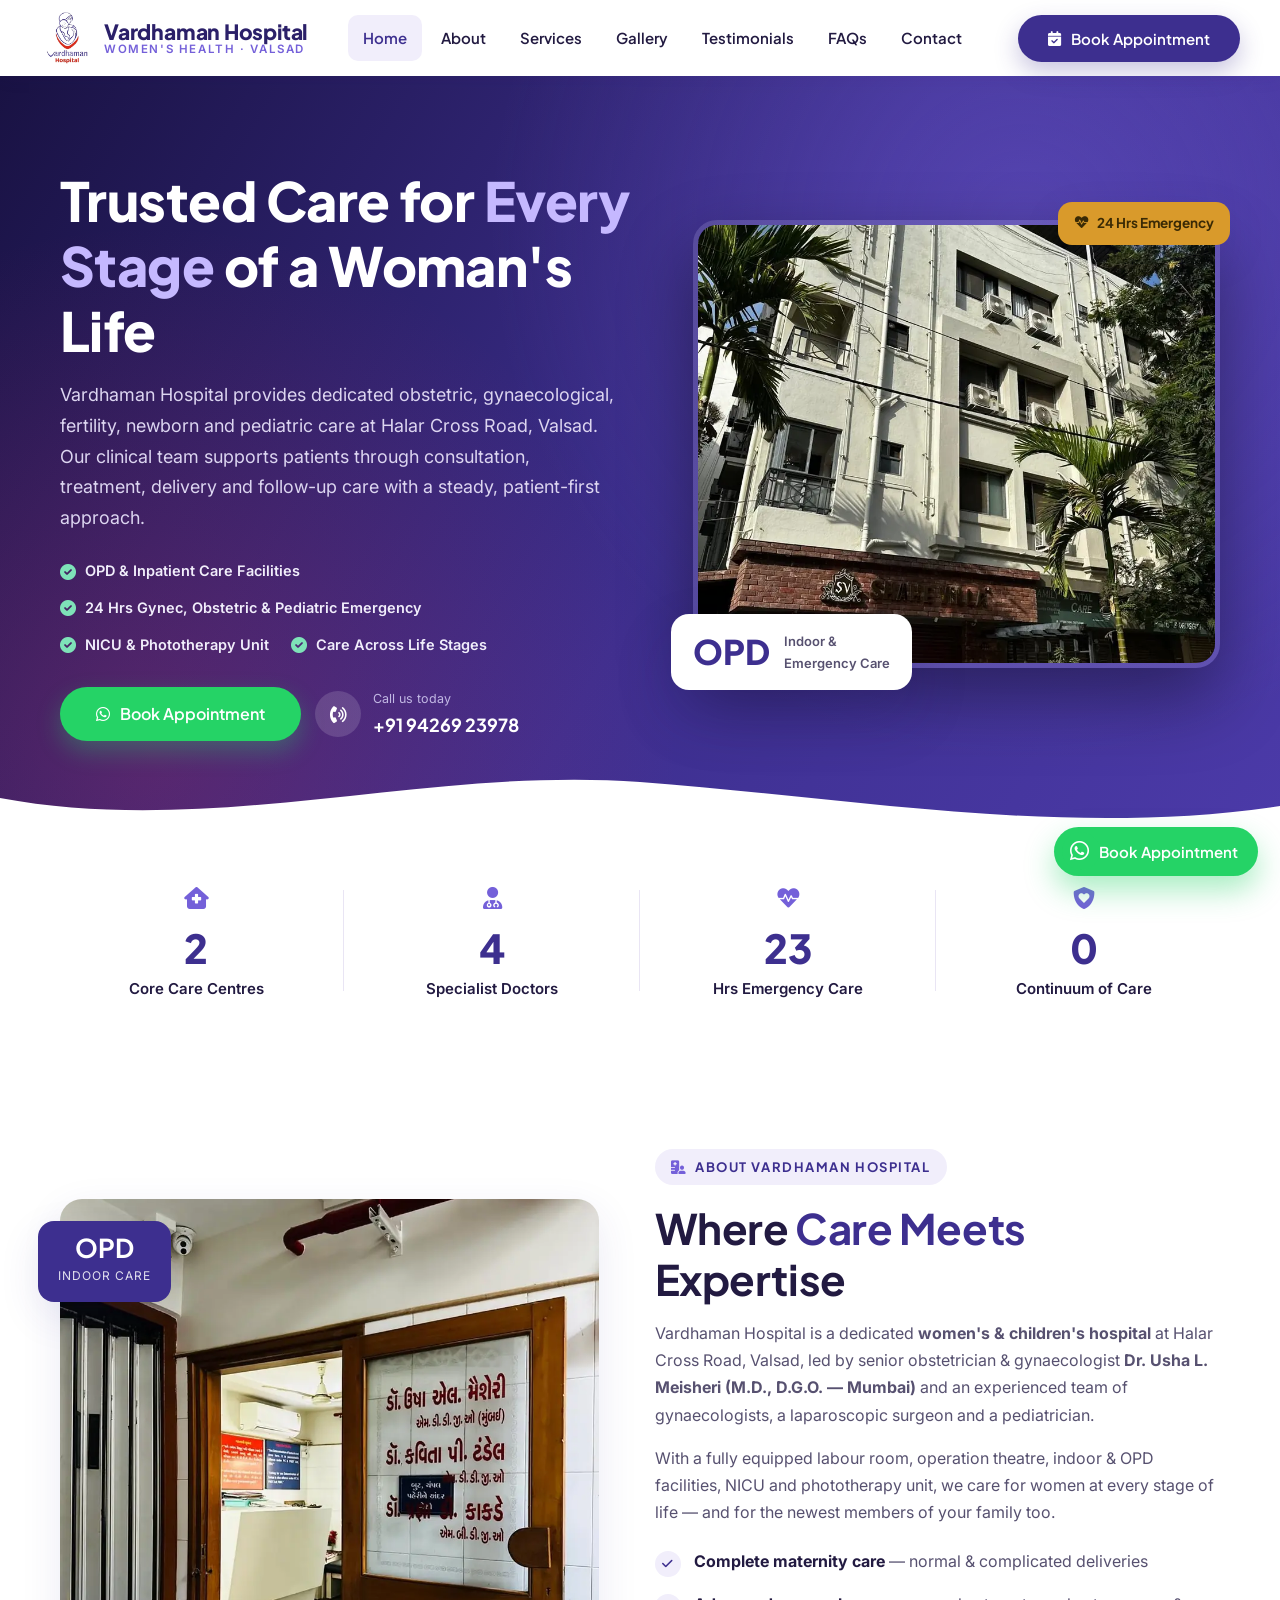
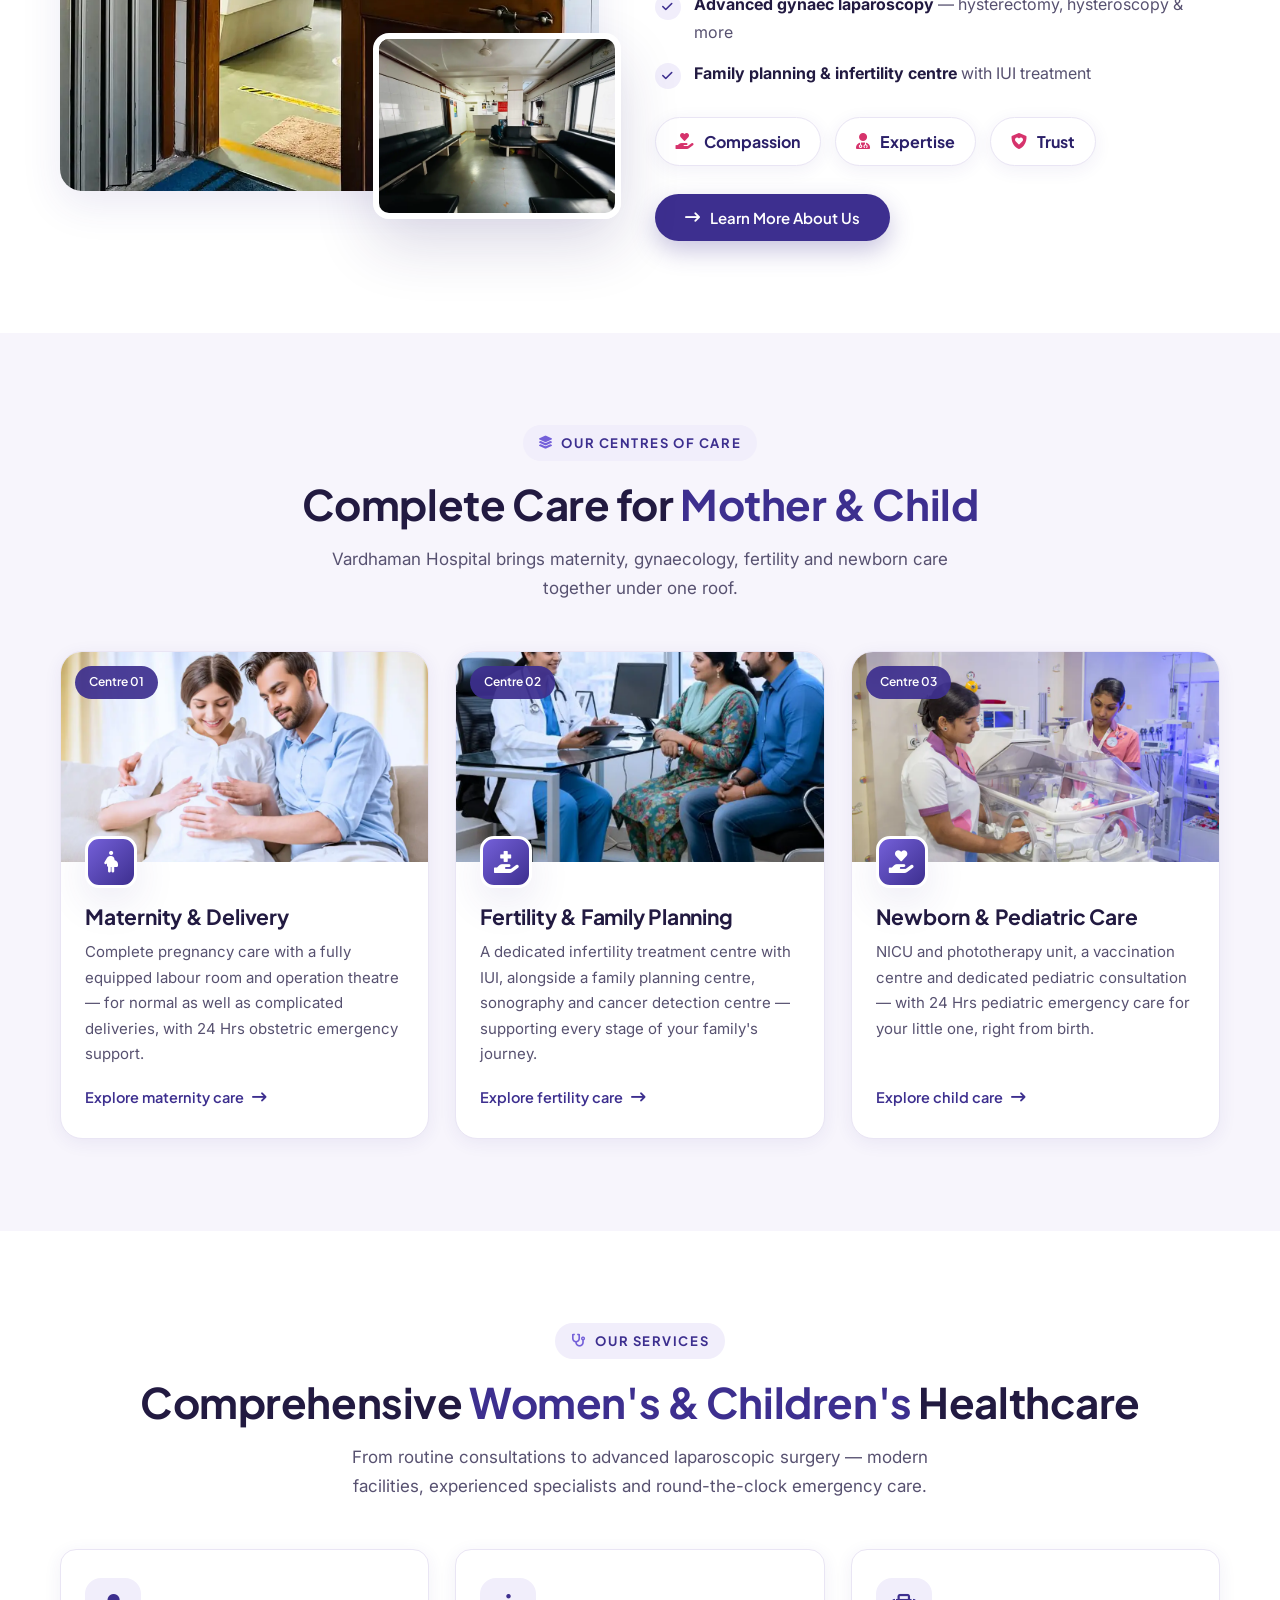
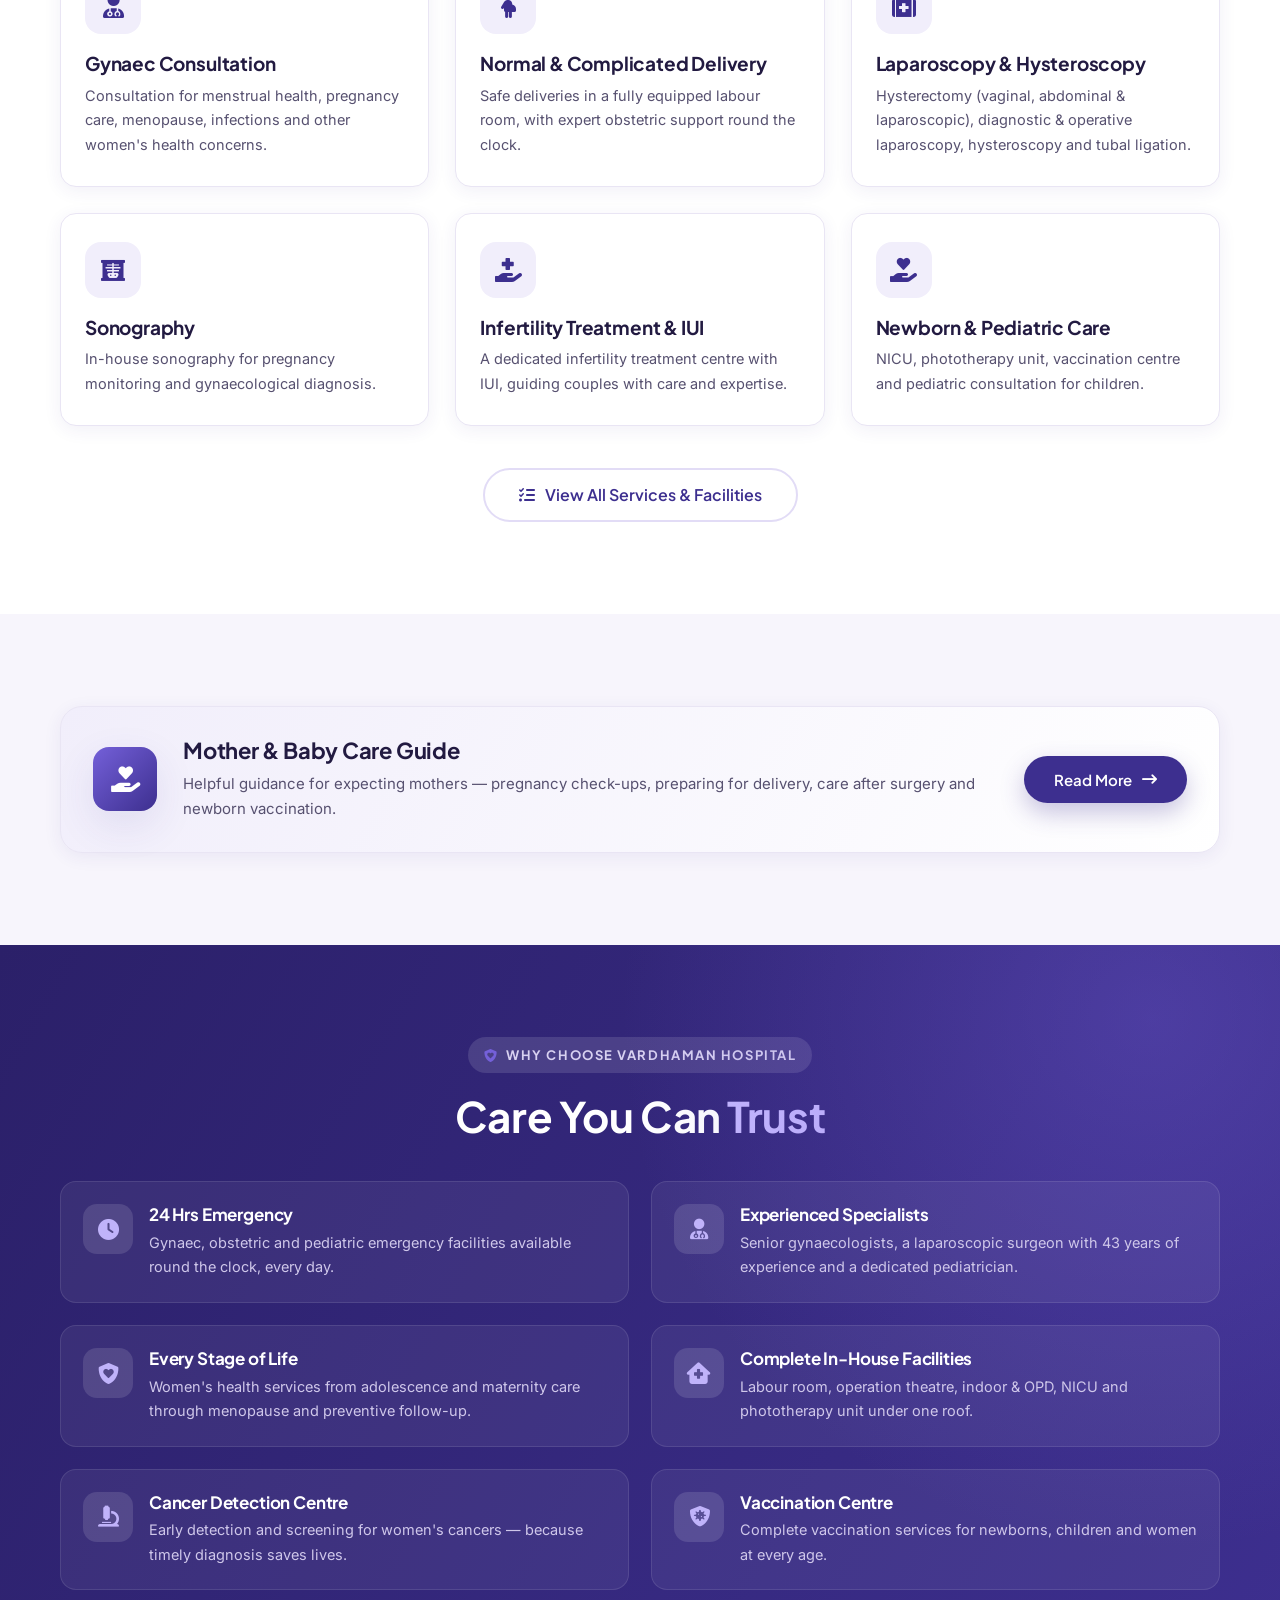
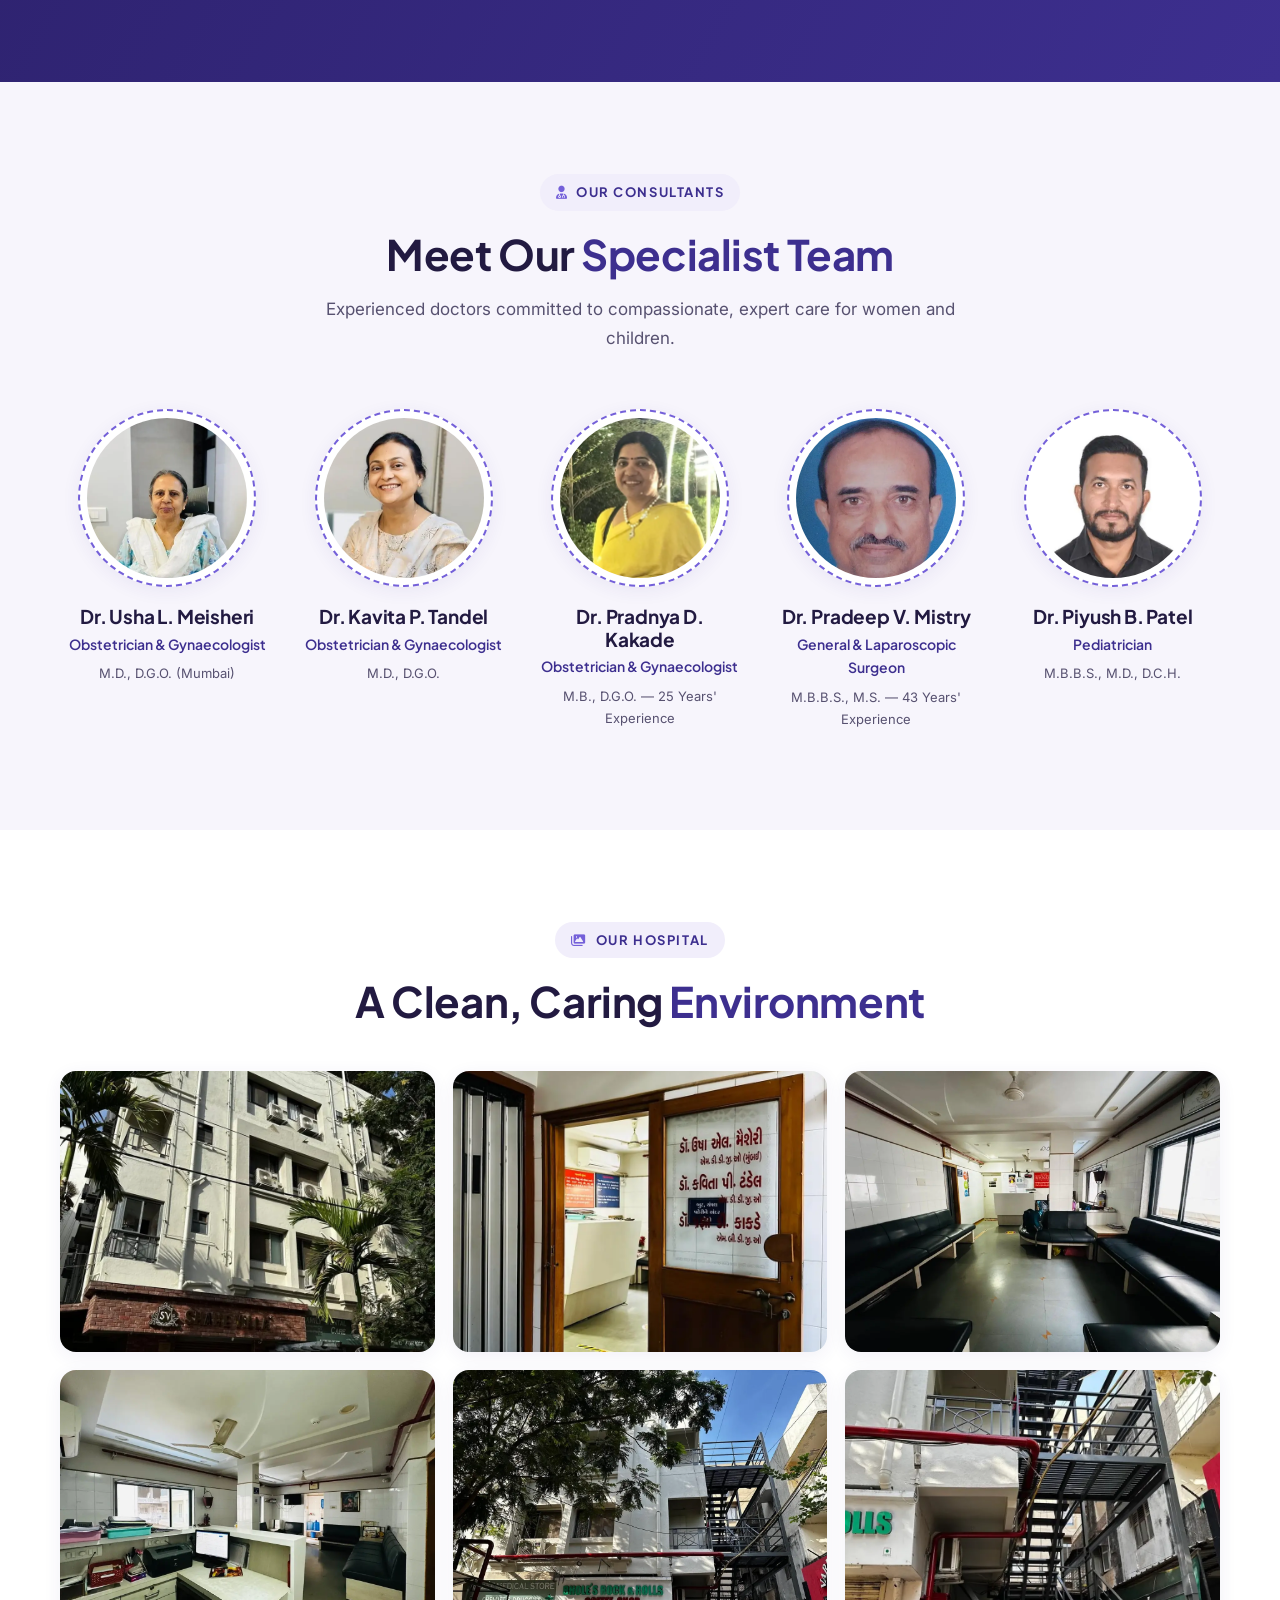
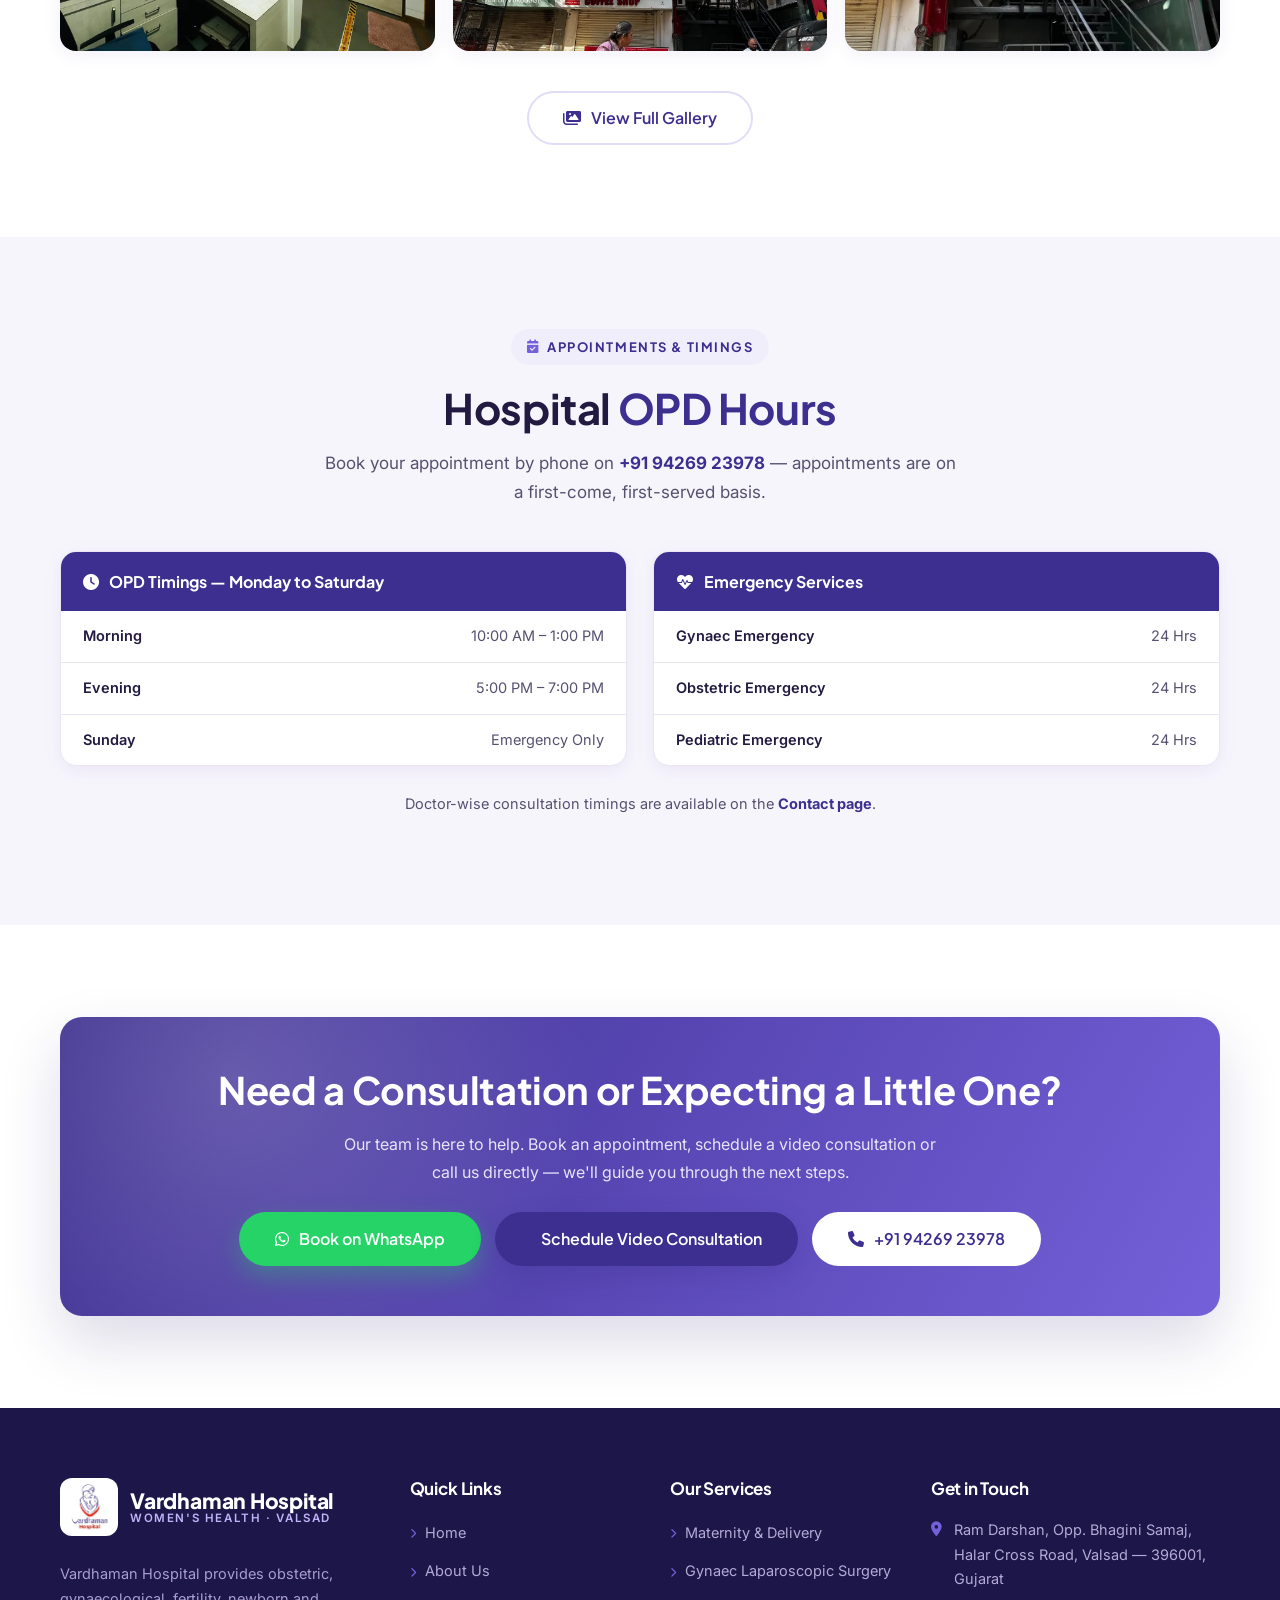
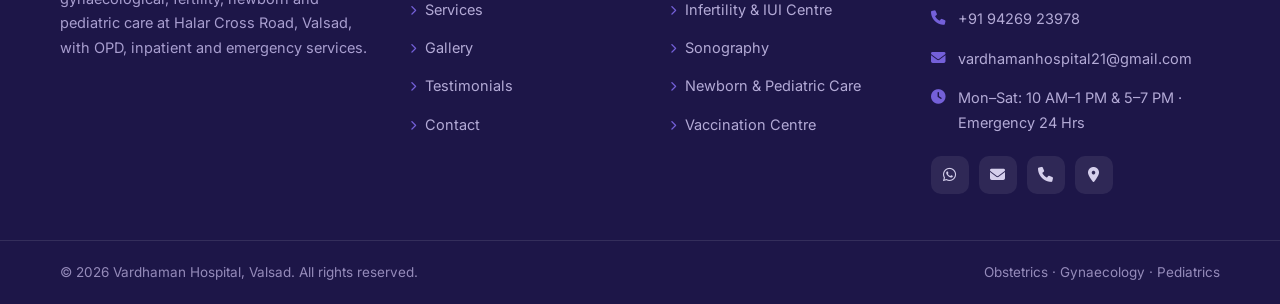
<file: index.html>
<!DOCTYPE html>
<html lang="en">

<head>
  <meta charset="UTF-8">
  <meta name="viewport" content="width=device-width, initial-scale=1.0">
  <title>Vardhaman Hospital | Obstetrics, Gynaecology &amp; Pediatric Care — Valsad</title>
  <meta name="description"
    content="Vardhaman Hospital, Valsad — specialist obstetrics, gynaecology, fertility, newborn and pediatric care at Halar Cross Road. Normal and complicated delivery, laparoscopy, IUI, sonography, NICU and 24 Hrs emergency care. Call +91 94269 23978.">
  <meta name="keywords" content="Vardhaman Hospital, Valsad hospital, gynecologist Valsad, maternity hospital Valsad, delivery hospital, infertility IUI Valsad, pediatrician Valsad, Dr Usha Meisheri, sonography Valsad">
  <meta property="og:title" content="Vardhaman Hospital — Valsad">
  <meta property="og:description" content="Specialist women's and children's care in Valsad — obstetrics, gynaecology, fertility &amp; IUI, NICU, pediatric care and 24 Hrs emergency services.">
  <meta property="og:type" content="website">
  <meta name="theme-color" content="#3d2f8f">

  <!--===== FAVICON =====-->
  <link rel="icon" href="assets/img/vardhaman/logo/favicon.ico" sizes="any">
  <link rel="icon" type="image/png" sizes="32x32" href="assets/img/vardhaman/logo/favicon-32x32.png">
  <link rel="icon" type="image/png" sizes="16x16" href="assets/img/vardhaman/logo/favicon-16x16.png">
  <link rel="apple-touch-icon" href="assets/img/vardhaman/logo/apple-touch-icon.png">

  <!--===== FONTS =====-->
  <link rel="preconnect" href="https://fonts.googleapis.com">
  <link rel="preconnect" href="https://fonts.gstatic.com" crossorigin>
  <link href="https://fonts.googleapis.com/css2?family=Plus+Jakarta+Sans:wght@500;600;700;800&family=Inter:wght@400;500;600&display=swap" rel="stylesheet">

  <!--===== CSS =====-->
  <link rel="preload" as="image" href="assets/img/vardhaman/photos/building-front.webp" type="image/webp">
  <link rel="stylesheet" href="assets/css/fa-subset.css">
  <link rel="stylesheet" href="assets/css/vardhaman.css">

  <!--===== Local Business Schema =====-->
  <script type="application/ld+json">
  {
    "@context": "https://schema.org",
    "@type": "Hospital",
    "name": "Vardhaman Hospital",
    "description": "Women's and children's hospital in Valsad offering obstetrics and gynaecology, normal and complicated delivery, laparoscopy, infertility treatment with IUI, sonography, NICU and pediatric care with 24 Hrs emergency services.",
    "image": "assets/img/vardhaman/photos/building-front.webp",
    "url": "https://www.vardhamanhospital.in",
    "telephone": "+919426923978",
    "email": "vardhamanhospital21@gmail.com",
    "medicalSpecialty": ["Obstetric", "Gynecologic", "Pediatric", "Surgical"],
    "address": {
      "@type": "PostalAddress",
      "streetAddress": "Ram Darshan, Opp. Bhagini Samaj, Halar Cross Road",
      "addressLocality": "Valsad",
      "addressRegion": "Gujarat",
      "postalCode": "396001",
      "addressCountry": "IN"
    }
  }
  </script>
</head>

<body>
  <div class="sd-preloader" aria-hidden="true">
    <div class="sd-preloader__card">
      <span class="sd-preloader__ring"></span>
      <img src="assets/img/vardhaman/logo/vardhaman-logo.webp" alt="" class="sd-preloader__logo">
    </div>
  </div>

  <!--===== FLOATING WHATSAPP + TOP =====-->
  <a class="sd-wa" href="https://shrtn.in/iTYYtM" target="_blank" rel="noopener" aria-label="Book on WhatsApp">
    <span class="sd-wa__pulse"></span><i class="fa-brands fa-whatsapp"></i><span class="sd-wa__label">Book Appointment</span>
  </a>
  <button class="sd-top" aria-label="Back to top"><i class="fa-solid fa-arrow-up"></i></button>

  <!--===== HEADER =====-->
  <header class="sd-header">
    <div class="sd-container sd-header__in">
      <a href="index.html" class="sd-brand">
        <img src="assets/img/vardhaman/logo/vardhaman-logo.webp" alt="Vardhaman Hospital logo" class="sd-brand__mark">
        <span class="sd-brand__tx"><b>Vardhaman Hospital</b><span>Women's Health · Valsad</span></span>
      </a>
      <nav class="sd-nav">
        <a href="index.html" class="active">Home</a>
        <a href="about.html">About</a>
        <a href="services.html">Services</a>
        <a href="gallery.html">Gallery</a>
        <a href="testimonial.html">Testimonials</a>
        <a href="faq.html">FAQs</a>
        <a href="contact.html">Contact</a>
      </nav>
      <div class="sd-header__cta">
        <a rel="noopener" target="_blank" href="https://shrtn.in/iTYYtM" class="sd-btn sd-btn--primary"><i class="fa-solid fa-calendar-check"></i> Book Appointment</a>
        <button class="sd-burger" aria-label="Open menu"><i class="fa-solid fa-bars-staggered"></i></button>
      </div>
    </div>
  </header>

  <!--===== MOBILE DRAWER =====-->
  <div class="sd-offcanvas">
  <div class="sd-overlay"></div>
  <aside class="sd-drawer" aria-label="Mobile menu">
    <div class="sd-drawer__head">
      <a href="index.html" class="sd-brand">
        <img src="assets/img/vardhaman/logo/vardhaman-logo.webp" alt="Vardhaman Hospital logo" class="sd-brand__mark">
        <span class="sd-brand__tx"><b>Vardhaman Hospital</b><span>Women's Health · Valsad</span></span>
      </a>
      <button class="sd-drawer__close" aria-label="Close menu"><i class="fa-solid fa-xmark"></i></button>
    </div>
    <nav>
      <a href="index.html" class="active">Home</a>
      <a href="about.html">About</a>
      <a href="services.html">Services</a>
      <a href="gallery.html">Gallery</a>
      <a href="testimonial.html">Testimonials</a>
      <a href="faq.html">FAQs</a>
      <a href="contact.html">Contact</a>
    </nav>
    <div class="sd-drawer__cta">
      <a href="https://shrtn.in/iTYYtM" target="_blank" rel="noopener" class="sd-btn sd-btn--wa"><i class="fa-brands fa-whatsapp"></i> Book on WhatsApp</a>
      <a href="tel:+919426923978" class="sd-btn sd-btn--ghost"><i class="fa-solid fa-phone"></i> Call Now</a>
    </div>
    <div class="sd-drawer__contact">
      <a href="https://www.google.com/maps?q=Vardhaman+Hospital+Halar+Cross+Road+Valsad" target="_blank" rel="noopener"><i class="fa-solid fa-location-dot"></i> Ram Darshan, Opp. Bhagini Samaj, Halar Cross Road, Valsad — 396001</a>
      <a href="mailto:vardhamanhospital21@gmail.com"><i class="fa-solid fa-envelope"></i> vardhamanhospital21@gmail.com</a>
    </div>
  </aside>
  </div>

  <!--===== HERO =====-->
  <section class="sd-hero">
    <div class="sd-container">
      <div class="sd-hero__grid">
        <div class="sd-hero__content">
          <h1>Trusted Care for <span class="hl">Every Stage</span> of a Woman's Life</h1>
          <p class="sd-hero__sub">
            Vardhaman Hospital provides dedicated obstetric, gynaecological, fertility, newborn and pediatric care at Halar Cross Road, Valsad.
            Our clinical team supports patients through consultation, treatment, delivery and follow-up care with a steady, patient-first approach.
          </p>
          <ul class="sd-hero__trust">
            <li><i class="fa-solid fa-circle-check"></i> OPD &amp; Inpatient Care Facilities</li>
            <li><i class="fa-solid fa-circle-check"></i> 24 Hrs Gynec, Obstetric &amp; Pediatric Emergency</li>
            <li><i class="fa-solid fa-circle-check"></i> NICU &amp; Phototherapy Unit</li>
            <li><i class="fa-solid fa-circle-check"></i> Care Across Life Stages</li>
          </ul>
          <div class="sd-hero__cta">
            <a href="https://shrtn.in/iTYYtM" target="_blank" rel="noopener" class="sd-btn sd-btn--wa sd-btn--lg"><i class="fa-brands fa-whatsapp"></i> Book Appointment</a>
            <a href="tel:+919426923978" class="sd-hero__call">
              <span class="ic"><i class="fa-solid fa-phone-volume"></i></span>
              <span><small>Call us today</small><strong>+91 94269 23978</strong></span>
            </a>
          </div>
        </div>
        <div class="sd-hero__visual">
          <img src="assets/img/vardhaman/photos/building-front.webp" alt="Vardhaman Hospital building at Halar Cross Road, Valsad" class="sd-hero__photo" decoding="async" fetchpriority="high">
          <div class="sd-hero__badge2"><i class="fa-solid fa-heart-pulse"></i> 24 Hrs Emergency</div>
          <div class="sd-hero__badge">
            <span class="n">OPD</span>
            <span class="t">Indoor &amp;<br>Emergency Care</span>
          </div>
        </div>
      </div>
    </div>
    <div class="sd-hero__wave">
      <svg viewBox="0 0 1440 60" preserveAspectRatio="none" xmlns="http://www.w3.org/2000/svg"><path fill="#ffffff" d="M0,32 C240,72 480,0 720,16 C960,32 1200,72 1440,40 L1440,60 L0,60 Z"></path></svg>
    </div>
  </section>

  <!--===== STAT STRIP =====-->
  <section class="sd-stats">
    <div class="sd-container">
      <div class="sd-stats__grid">
        <div class="sd-stat"><div class="ic"><i class="fa-solid fa-house-medical"></i></div><div class="n"><span data-count="3">3</span></div><div class="l">Core Care Centres</div></div>
        <div class="sd-stat"><div class="ic"><i class="fa-solid fa-user-doctor"></i></div><div class="n"><span data-count="5">5</span></div><div class="l">Specialist Doctors</div></div>
        <div class="sd-stat"><div class="ic"><i class="fa-solid fa-heart-pulse"></i></div><div class="n"><span data-count="24">24</span></div><div class="l">Hrs Emergency Care</div></div>
        <div class="sd-stat"><div class="ic"><i class="fa-solid fa-shield-heart"></i></div><div class="n"><span data-count="1">1</span></div><div class="l">Continuum of Care</div></div>
      </div>
    </div>
  </section>

  <!--===== ABOUT =====-->
  <section class="sd-section" id="about">
    <div class="sd-container">
      <div class="sd-about__grid">
        <div class="sd-about__media">
          <img src="assets/img/vardhaman/photos/entrance.webp" alt="OPD entrance of Vardhaman Hospital, Valsad" class="main" loading="lazy" decoding="async">
          <img src="assets/img/vardhaman/photos/waiting-area.webp" alt="Patient waiting area at Vardhaman Hospital" class="accent-img" loading="lazy" decoding="async">
          <div class="estab"><b>OPD</b><span>Indoor Care</span></div>
        </div>
        <div class="sd-about__body">
          <span class="sd-eyebrow"><i class="fa-solid fa-hospital-user"></i> About Vardhaman Hospital</span>
          <h2 class="sd-title">Where <span class="hl">Care Meets</span> Expertise</h2>
          <p>Vardhaman Hospital is a dedicated <strong>women's &amp; children's hospital</strong> at Halar Cross Road, Valsad, led by senior obstetrician &amp; gynaecologist <strong>Dr. Usha L. Meisheri (M.D., D.G.O. — Mumbai)</strong> and an experienced team of gynaecologists, a laparoscopic surgeon and a pediatrician.</p>
          <p>With a fully equipped labour room, operation theatre, indoor &amp; OPD facilities, NICU and phototherapy unit, we care for women at every stage of life — and for the newest members of your family too.</p>
          <ul class="sd-feat-list">
            <li><i class="fa-solid fa-check"></i> <span><b>Complete maternity care</b> — normal &amp; complicated deliveries</span></li>
            <li><i class="fa-solid fa-check"></i> <span><b>Advanced gynaec laparoscopy</b> — hysterectomy, hysteroscopy &amp; more</span></li>
            <li><i class="fa-solid fa-check"></i> <span><b>Family planning &amp; infertility centre</b> with IUI treatment</span></li>
          </ul>
          <div class="sd-values">
            <span class="sd-value"><i class="fa-solid fa-hand-holding-heart"></i> Compassion</span>
            <span class="sd-value"><i class="fa-solid fa-user-doctor"></i> Expertise</span>
            <span class="sd-value"><i class="fa-solid fa-shield-heart"></i> Trust</span>
          </div>
          <div style="margin-top:28px;">
            <a href="about.html" class="sd-btn sd-btn--primary"><i class="fa-solid fa-arrow-right-long"></i> Learn More About Us</a>
          </div>
        </div>
      </div>
    </div>
  </section>

  <!--===== CENTRES OF CARE =====-->
  <section class="sd-section sd-section--soft" id="centres">
    <div class="sd-container">
      <div class="sd-head-center" style="margin-bottom:48px;">
        <span class="sd-eyebrow"><i class="fa-solid fa-layer-group"></i> Our Centres of Care</span>
        <h2 class="sd-title">Complete Care for <span class="hl">Mother &amp; Child</span></h2>
        <p class="sd-lead sd-narrow">Vardhaman Hospital brings maternity, gynaecology, fertility and newborn care together under one roof.</p>
      </div>
      <div class="sd-grid-3">
        <article class="sd-division">
          <div class="sd-division__img"><img src="assets/img/vardhaman/services/maternity-delivery.webp" alt="Indian maternity and delivery care consultation" loading="lazy" decoding="async"><span class="sd-division__tag">Centre 01</span></div>
          <div class="sd-division__body">
            <div class="sd-division__ic"><i class="fa-solid fa-person-pregnant"></i></div>
            <h3>Maternity &amp; Delivery</h3>
            <p>Complete pregnancy care with a fully equipped labour room and operation theatre — for normal as well as complicated deliveries, with 24 Hrs obstetric emergency support.</p>
            <a href="services.html" class="sd-division__link">Explore maternity care <i class="fa-solid fa-arrow-right-long"></i></a>
          </div>
        </article>
        <article class="sd-division">
          <div class="sd-division__img"><img src="assets/img/vardhaman/services/fertility-family-planning.webp" alt="Indian fertility and family planning consultation" loading="lazy" decoding="async"><span class="sd-division__tag">Centre 02</span></div>
          <div class="sd-division__body">
            <div class="sd-division__ic"><i class="fa-solid fa-hand-holding-medical"></i></div>
            <h3>Fertility &amp; Family Planning</h3>
            <p>A dedicated infertility treatment centre with IUI, alongside a family planning centre, sonography and cancer detection centre — supporting every stage of your family's journey.</p>
            <a href="services.html" class="sd-division__link">Explore fertility care <i class="fa-solid fa-arrow-right-long"></i></a>
          </div>
        </article>
        <article class="sd-division">
          <div class="sd-division__img"><img src="assets/img/vardhaman/services/newborn-pediatric-care.webp" alt="Indian newborn and pediatric care in a hospital nursery" loading="lazy" decoding="async"><span class="sd-division__tag">Centre 03</span></div>
          <div class="sd-division__body">
            <div class="sd-division__ic"><i class="fa-solid fa-hand-holding-heart"></i></div>
            <h3>Newborn &amp; Pediatric Care</h3>
            <p>NICU and phototherapy unit, a vaccination centre and dedicated pediatric consultation — with 24 Hrs pediatric emergency care for your little one, right from birth.</p>
            <a href="services.html" class="sd-division__link">Explore child care <i class="fa-solid fa-arrow-right-long"></i></a>
          </div>
        </article>
      </div>
    </div>
  </section>

  <!--===== SERVICES =====-->
  <section class="sd-section" id="services">
    <div class="sd-container">
      <div class="sd-head-center" style="margin-bottom:48px;">
        <span class="sd-eyebrow"><i class="fa-solid fa-stethoscope"></i> Our Services</span>
        <h2 class="sd-title">Comprehensive <span class="hl">Women's &amp; Children's</span> Healthcare</h2>
        <p class="sd-lead sd-narrow">From routine consultations to advanced laparoscopic surgery — modern facilities, experienced specialists and round-the-clock emergency care.</p>
      </div>
      <div class="sd-grid-3">
        <div class="sd-service"><div class="sd-service__ic"><i class="fa-solid fa-user-doctor"></i></div><h3>Gynaec Consultation</h3><p>Consultation for menstrual health, pregnancy care, menopause, infections and other women's health concerns.</p></div>
        <div class="sd-service"><div class="sd-service__ic"><i class="fa-solid fa-person-pregnant"></i></div><h3>Normal &amp; Complicated Delivery</h3><p>Safe deliveries in a fully equipped labour room, with expert obstetric support round the clock.</p></div>
        <div class="sd-service"><div class="sd-service__ic"><i class="fa-solid fa-suitcase-medical"></i></div><h3>Laparoscopy &amp; Hysteroscopy</h3><p>Hysterectomy (vaginal, abdominal &amp; laparoscopic), diagnostic &amp; operative laparoscopy, hysteroscopy and tubal ligation.</p></div>
        <div class="sd-service"><div class="sd-service__ic"><i class="fa-solid fa-x-ray"></i></div><h3>Sonography</h3><p>In-house sonography for pregnancy monitoring and gynaecological diagnosis.</p></div>
        <div class="sd-service"><div class="sd-service__ic"><i class="fa-solid fa-hand-holding-medical"></i></div><h3>Infertility Treatment &amp; IUI</h3><p>A dedicated infertility treatment centre with IUI, guiding couples with care and expertise.</p></div>
        <div class="sd-service"><div class="sd-service__ic"><i class="fa-solid fa-hand-holding-heart"></i></div><h3>Newborn &amp; Pediatric Care</h3><p>NICU, phototherapy unit, vaccination centre and pediatric consultation for children.</p></div>
      </div>
      <div style="text-align:center; margin-top:42px;">
        <a href="services.html" class="sd-btn sd-btn--ghost sd-btn--lg"><i class="fa-solid fa-list-check"></i> View All Services &amp; Facilities</a>
      </div>
    </div>
  </section>

  <!--===== PATIENT CARE GUIDE LINK =====-->
  <section class="sd-section sd-section--soft">
    <div class="sd-container">
      <div class="sd-pc-promo">
        <div class="sd-pc-promo__ic"><i class="fa-solid fa-hand-holding-heart"></i></div>
        <div class="sd-pc-promo__body">
          <h3>Mother &amp; Baby Care Guide</h3>
          <p>Helpful guidance for expecting mothers — pregnancy check-ups, preparing for delivery, care after surgery and newborn vaccination.</p>
        </div>
        <a href="patient-care.html" class="sd-btn sd-btn--primary">Read More <i class="fa-solid fa-arrow-right-long"></i></a>
      </div>
    </div>
  </section>

  <!--===== WHY US =====-->
  <section class="sd-section sd-why">
    <div class="sd-container">
      <div class="sd-head-center" style="margin-bottom:40px;">
        <span class="sd-eyebrow"><i class="fa-solid fa-shield-heart"></i> Why Choose Vardhaman Hospital</span>
        <h2 class="sd-title">Care You Can <span style="color:#c5b8ff">Trust</span></h2>
      </div>
      <div class="sd-why__grid">
        <div class="sd-why__item"><div class="ic"><i class="fa-solid fa-clock"></i></div><div><h4>24 Hrs Emergency</h4><p>Gynaec, obstetric and pediatric emergency facilities available round the clock, every day.</p></div></div>
        <div class="sd-why__item"><div class="ic"><i class="fa-solid fa-user-doctor"></i></div><div><h4>Experienced Specialists</h4><p>Senior gynaecologists, a laparoscopic surgeon with 43 years of experience and a dedicated pediatrician.</p></div></div>
        <div class="sd-why__item"><div class="ic"><i class="fa-solid fa-shield-heart"></i></div><div><h4>Every Stage of Life</h4><p>Women's health services from adolescence and maternity care through menopause and preventive follow-up.</p></div></div>
        <div class="sd-why__item"><div class="ic"><i class="fa-solid fa-house-medical"></i></div><div><h4>Complete In-House Facilities</h4><p>Labour room, operation theatre, indoor &amp; OPD, NICU and phototherapy unit under one roof.</p></div></div>
        <div class="sd-why__item"><div class="ic"><i class="fa-solid fa-microscope"></i></div><div><h4>Cancer Detection Centre</h4><p>Early detection and screening for women's cancers — because timely diagnosis saves lives.</p></div></div>
        <div class="sd-why__item"><div class="ic"><i class="fa-solid fa-shield-virus"></i></div><div><h4>Vaccination Centre</h4><p>Complete vaccination services for newborns, children and women at every age.</p></div></div>
      </div>
    </div>
  </section>

  <!--===== DOCTORS =====-->
  <section class="sd-section sd-section--soft" id="doctors">
    <div class="sd-container">
      <div class="sd-head-center" style="margin-bottom:48px;">
        <span class="sd-eyebrow"><i class="fa-solid fa-user-doctor"></i> Our Consultants</span>
        <h2 class="sd-title">Meet Our <span class="hl">Specialist Team</span></h2>
        <p class="sd-lead sd-narrow">Experienced doctors committed to compassionate, expert care for women and children.</p>
      </div>
      <div class="sd-grid-5">
        <article class="sd-docc">
          <div class="sd-docc__img"><img src="assets/img/vardhaman/team/dr-usha-meisheri.webp" alt="Dr. Usha L. Meisheri, Obstetrician and Gynaecologist" loading="lazy" decoding="async"></div>
          <h3>Dr. Usha L. Meisheri</h3>
          <div class="sd-docc__role">Obstetrician &amp; Gynaecologist</div>
          <p class="sd-docc__qual">M.D., D.G.O. (Mumbai)</p>
        </article>
        <article class="sd-docc">
          <div class="sd-docc__img"><img src="assets/img/vardhaman/team/dr-kavita-tandel.webp" alt="Dr. Kavita P. Tandel, Obstetrician and Gynaecologist" loading="lazy" decoding="async"></div>
          <h3>Dr. Kavita P. Tandel</h3>
          <div class="sd-docc__role">Obstetrician &amp; Gynaecologist</div>
          <p class="sd-docc__qual">M.D., D.G.O.</p>
        </article>
        <article class="sd-docc">
          <div class="sd-docc__img"><img src="assets/img/vardhaman/team/dr-pradnya-kakade.webp" alt="Dr. Pradnya D. Kakade, Obstetrician and Gynaecologist" loading="lazy" decoding="async"></div>
          <h3>Dr. Pradnya D. Kakade</h3>
          <div class="sd-docc__role">Obstetrician &amp; Gynaecologist</div>
          <p class="sd-docc__qual">M.B., D.G.O. — 25 Years' Experience</p>
        </article>
        <article class="sd-docc">
          <div class="sd-docc__img"><img src="assets/img/vardhaman/team/dr-pradeep-mistry.webp" alt="Dr. Pradeep V. Mistry, General and Laparoscopic Surgeon" loading="lazy" decoding="async"></div>
          <h3>Dr. Pradeep V. Mistry</h3>
          <div class="sd-docc__role">General &amp; Laparoscopic Surgeon</div>
          <p class="sd-docc__qual">M.B.B.S., M.S. — 43 Years' Experience</p>
        </article>
        <article class="sd-docc">
          <div class="sd-docc__img"><img src="assets/img/vardhaman/team/dr-piyush-patel.webp" alt="Dr. Piyush B. Patel, Pediatrician" loading="lazy" decoding="async"></div>
          <h3>Dr. Piyush B. Patel</h3>
          <div class="sd-docc__role">Pediatrician</div>
          <p class="sd-docc__qual">M.B.B.S., M.D., D.C.H.</p>
        </article>
      </div>
    </div>
  </section>

  <!--===== FACILITIES GALLERY PREVIEW =====-->
  <section class="sd-section" id="facilities">
    <div class="sd-container">
      <div class="sd-head-center" style="margin-bottom:44px;">
        <span class="sd-eyebrow"><i class="fa-solid fa-images"></i> Our Hospital</span>
        <h2 class="sd-title">A Clean, Caring <span class="hl">Environment</span></h2>
      </div>
      <div class="sd-gallery">
        <a href="assets/img/vardhaman/photos/building-front.webp" class="sd-gallery__item"><img src="assets/img/vardhaman/photos/building-front.webp" alt="Vardhaman Hospital building, Valsad" loading="lazy" decoding="async"><span class="sd-gallery__cap">Hospital Building</span></a>
        <a href="assets/img/vardhaman/photos/entrance.webp" class="sd-gallery__item"><img src="assets/img/vardhaman/photos/entrance.webp" alt="OPD entrance at Vardhaman Hospital" loading="lazy" decoding="async"><span class="sd-gallery__cap">OPD Entrance</span></a>
        <a href="assets/img/vardhaman/photos/waiting-area.webp" class="sd-gallery__item"><img src="assets/img/vardhaman/photos/waiting-area.webp" alt="Waiting area at Vardhaman Hospital" loading="lazy" decoding="async"><span class="sd-gallery__cap">Waiting Area</span></a>
        <a href="assets/img/vardhaman/photos/reception.webp" class="sd-gallery__item"><img src="assets/img/vardhaman/photos/reception.webp" alt="Reception at Vardhaman Hospital" loading="lazy" decoding="async"><span class="sd-gallery__cap">Reception</span></a>
        <a href="assets/img/vardhaman/photos/building-view.webp" class="sd-gallery__item"><img src="assets/img/vardhaman/photos/building-view.webp" alt="Street view of Vardhaman Hospital, Valsad" loading="lazy" decoding="async"><span class="sd-gallery__cap">Street View</span></a>
        <a href="assets/img/vardhaman/photos/staircase.webp" class="sd-gallery__item"><img src="assets/img/vardhaman/photos/staircase.webp" alt="Hospital access at Vardhaman Hospital" loading="lazy" decoding="async"><span class="sd-gallery__cap">Hospital Access</span></a>
      </div>
      <div style="text-align:center; margin-top:40px;">
        <a href="gallery.html" class="sd-btn sd-btn--ghost sd-btn--lg"><i class="fa-solid fa-images"></i> View Full Gallery</a>
      </div>
    </div>
  </section>

  <!--===== APPOINTMENT & TIMINGS =====-->
  <section class="sd-section sd-section--soft" id="timings">
    <div class="sd-container">
      <div class="sd-head-center" style="margin-bottom:44px;">
        <span class="sd-eyebrow"><i class="fa-solid fa-calendar-check"></i> Appointments &amp; Timings</span>
        <h2 class="sd-title">Hospital <span class="hl">OPD Hours</span></h2>
        <p class="sd-lead sd-narrow">Book your appointment by phone on <a href="tel:+919426923978"><strong>+91 94269 23978</strong></a> — appointments are on a first-come, first-served basis.</p>
      </div>
      <div class="sd-grid-2">
        <div class="sd-timing">
          <div class="sd-timing__head"><i class="fa-solid fa-clock"></i> OPD Timings — Monday to Saturday</div>
          <div class="sd-timing__row"><span>Morning</span><span>10:00 AM – 1:00 PM</span></div>
          <div class="sd-timing__row"><span>Evening</span><span>5:00 PM – 7:00 PM</span></div>
          <div class="sd-timing__row"><span>Sunday</span><span>Emergency Only</span></div>
        </div>
        <div class="sd-timing">
          <div class="sd-timing__head"><i class="fa-solid fa-heart-pulse"></i> Emergency Services</div>
          <div class="sd-timing__row"><span>Gynaec Emergency</span><span>24 Hrs</span></div>
          <div class="sd-timing__row"><span>Obstetric Emergency</span><span>24 Hrs</span></div>
          <div class="sd-timing__row"><span>Pediatric Emergency</span><span>24 Hrs</span></div>
        </div>
      </div>
      <p style="text-align:center; margin-top:26px; font-size:14.5px;">Doctor-wise consultation timings are available on the <a href="contact.html"><strong>Contact page</strong></a>.</p>
    </div>
  </section>

  <!--===== CTA + CONTACT =====-->
  <section class="sd-section" id="contact-cta">
    <div class="sd-container">
      <div class="sd-cta">
        <h2>Need a Consultation or Expecting a Little One?</h2>
        <p>Our team is here to help. Book an appointment, schedule a video consultation or call us directly — we'll guide you through the next steps.</p>
        <div class="sd-cta__btns">
          <a href="https://shrtn.in/iTYYtM" target="_blank" rel="noopener" class="sd-btn sd-btn--wa sd-btn--lg"><i class="fa-brands fa-whatsapp"></i> Book on WhatsApp</a>
          <a href="https://shrtn.in/iTYYtM" target="_blank" rel="noopener" class="sd-btn sd-btn--primary sd-btn--lg"><i class="fa-solid fa-video"></i> Schedule Video Consultation</a>
          <a href="tel:+919426923978" class="sd-btn sd-btn--light sd-btn--lg"><i class="fa-solid fa-phone"></i> +91 94269 23978</a>
        </div>
      </div>
    </div>
  </section>

  <!--===== FOOTER =====-->
  <footer class="sd-footer">
    <div class="sd-container">
      <div class="sd-footer__grid">
        <div class="sd-footer__about">
          <a href="index.html" class="sd-brand">
            <img src="assets/img/vardhaman/logo/vardhaman-logo.webp" alt="Vardhaman Hospital logo" class="sd-brand__mark">
            <span class="sd-brand__tx"><b>Vardhaman Hospital</b><span>Women's Health · Valsad</span></span>
          </a>
          <p>Vardhaman Hospital provides obstetric, gynaecological, fertility, newborn and pediatric care at Halar Cross Road, Valsad, with OPD, inpatient and emergency services.</p>
        </div>
        <div>
          <h4>Quick Links</h4>
          <ul class="sd-footer__links">
            <li><a href="index.html"><i class="fa-solid fa-chevron-right"></i> Home</a></li>
            <li><a href="about.html"><i class="fa-solid fa-chevron-right"></i> About Us</a></li>
            <li><a href="services.html"><i class="fa-solid fa-chevron-right"></i> Services</a></li>
            <li><a href="gallery.html"><i class="fa-solid fa-chevron-right"></i> Gallery</a></li>
            <li><a href="testimonial.html"><i class="fa-solid fa-chevron-right"></i> Testimonials</a></li>
            <li><a href="contact.html"><i class="fa-solid fa-chevron-right"></i> Contact</a></li>
          </ul>
        </div>
        <div>
          <h4>Our Services</h4>
          <ul class="sd-footer__links">
            <li><a href="services.html"><i class="fa-solid fa-chevron-right"></i> Maternity &amp; Delivery</a></li>
            <li><a href="services.html"><i class="fa-solid fa-chevron-right"></i> Gynaec Laparoscopic Surgery</a></li>
            <li><a href="services.html"><i class="fa-solid fa-chevron-right"></i> Infertility &amp; IUI Centre</a></li>
            <li><a href="services.html"><i class="fa-solid fa-chevron-right"></i> Sonography</a></li>
            <li><a href="services.html"><i class="fa-solid fa-chevron-right"></i> Newborn &amp; Pediatric Care</a></li>
            <li><a href="services.html"><i class="fa-solid fa-chevron-right"></i> Vaccination Centre</a></li>
          </ul>
        </div>
        <div>
          <h4>Get in Touch</h4>
          <ul class="sd-footer__contact">
            <li><i class="fa-solid fa-location-dot"></i> <span>Ram Darshan, Opp. Bhagini Samaj, Halar Cross Road, Valsad — 396001, Gujarat</span></li>
            <li><i class="fa-solid fa-phone"></i> <span><a href="tel:+919426923978">+91 94269 23978</a></span></li>
            <li><i class="fa-solid fa-envelope"></i> <a href="mailto:vardhamanhospital21@gmail.com">vardhamanhospital21@gmail.com</a></li>
            <li><i class="fa-solid fa-clock"></i> <span>Mon–Sat: 10 AM–1 PM &amp; 5–7 PM · Emergency 24 Hrs</span></li>
          </ul>
          <div class="sd-footer__social">
            <a href="https://api.whatsapp.com/send/?phone=919426923978" target="_blank" rel="noopener" aria-label="WhatsApp"><i class="fa-brands fa-whatsapp"></i></a>
            <a href="mailto:vardhamanhospital21@gmail.com" aria-label="Email"><i class="fa-solid fa-envelope"></i></a>
            <a href="tel:+919426923978" aria-label="Phone"><i class="fa-solid fa-phone"></i></a>
            <a href="https://www.google.com/maps?q=Vardhaman+Hospital+Halar+Cross+Road+Valsad" target="_blank" rel="noopener" aria-label="Map"><i class="fa-solid fa-location-dot"></i></a>
          </div>
        </div>
      </div>
    </div>
    <div class="sd-footer__bar">
      <div class="sd-container" style="display:flex; justify-content:space-between; gap:14px; flex-wrap:wrap; width:100%;">
        <span>© 2026 Vardhaman Hospital, Valsad. All rights reserved.</span>
        <span>Obstetrics · Gynaecology · Pediatrics</span>
      </div>
    </div>
  </footer>

  <!--===== JS =====-->
  <script defer src="assets/js/vardhaman.js"></script>
</body>

</html>
</file>
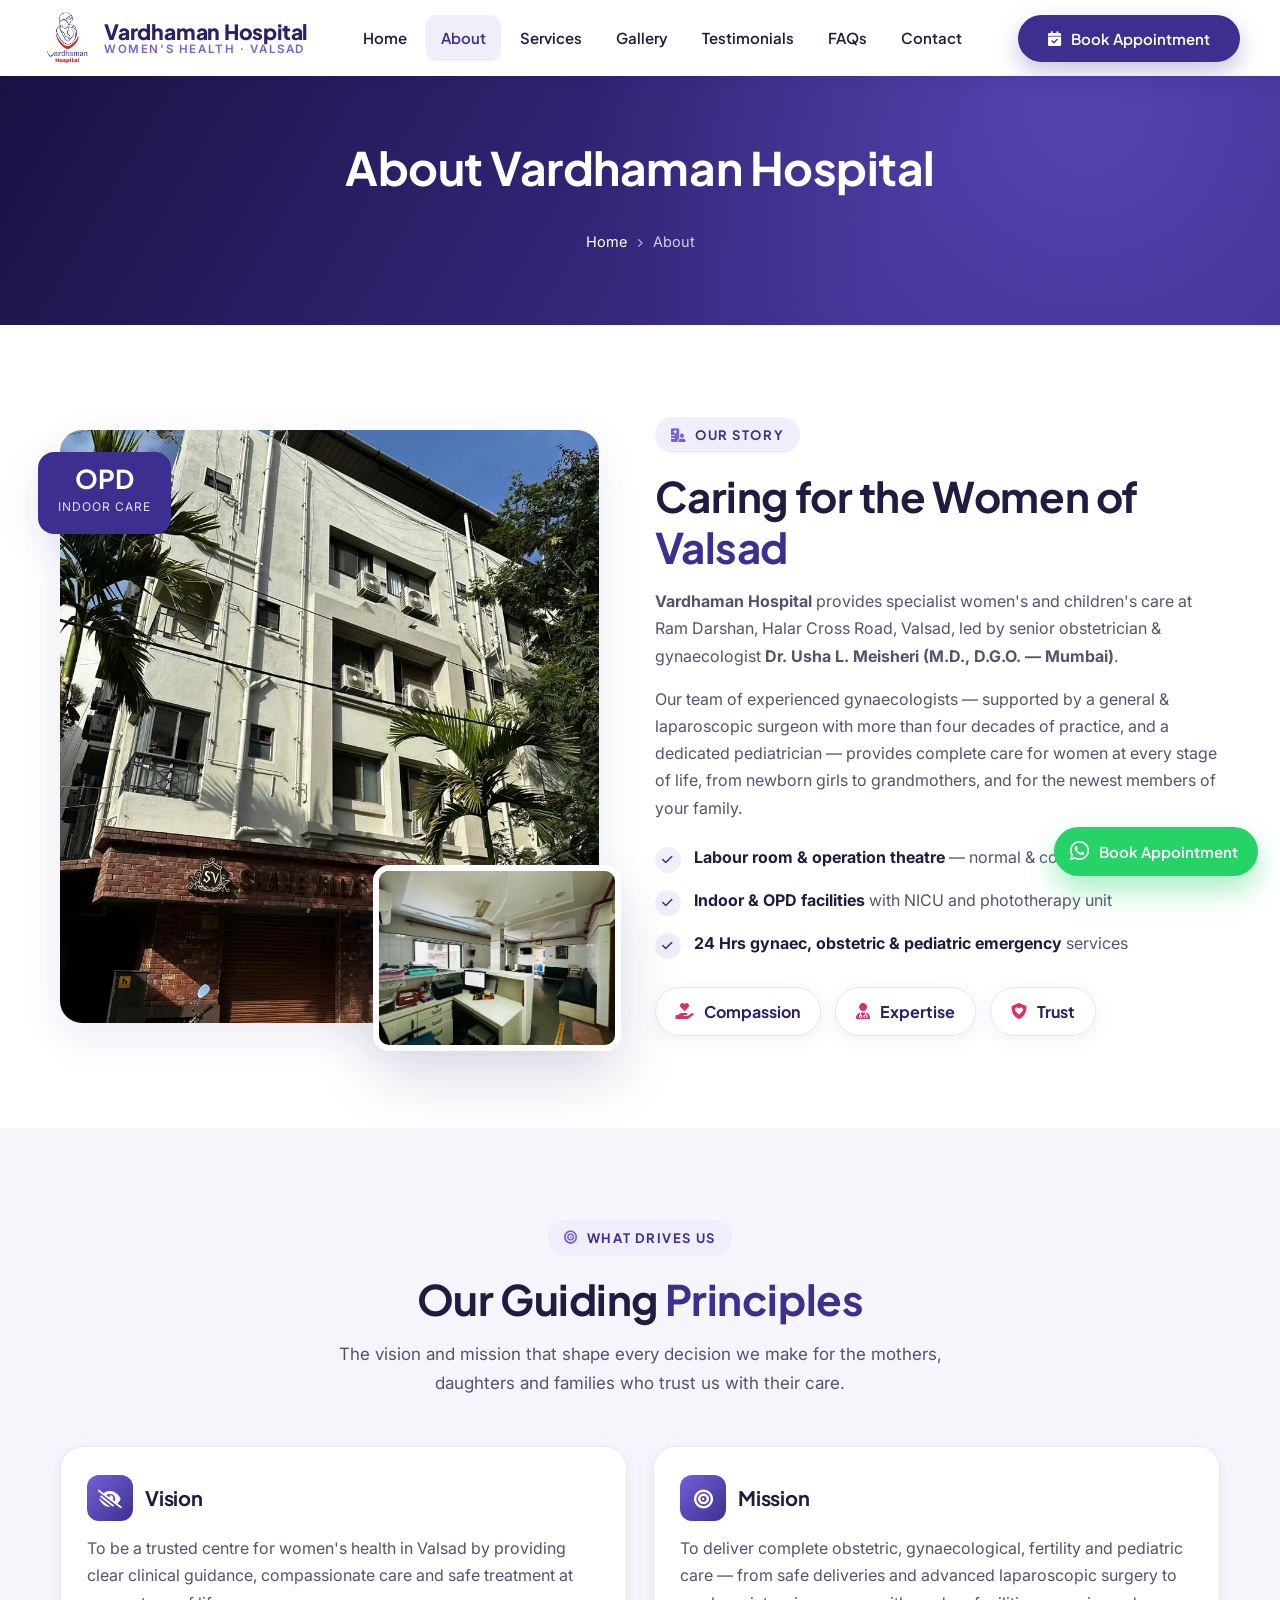
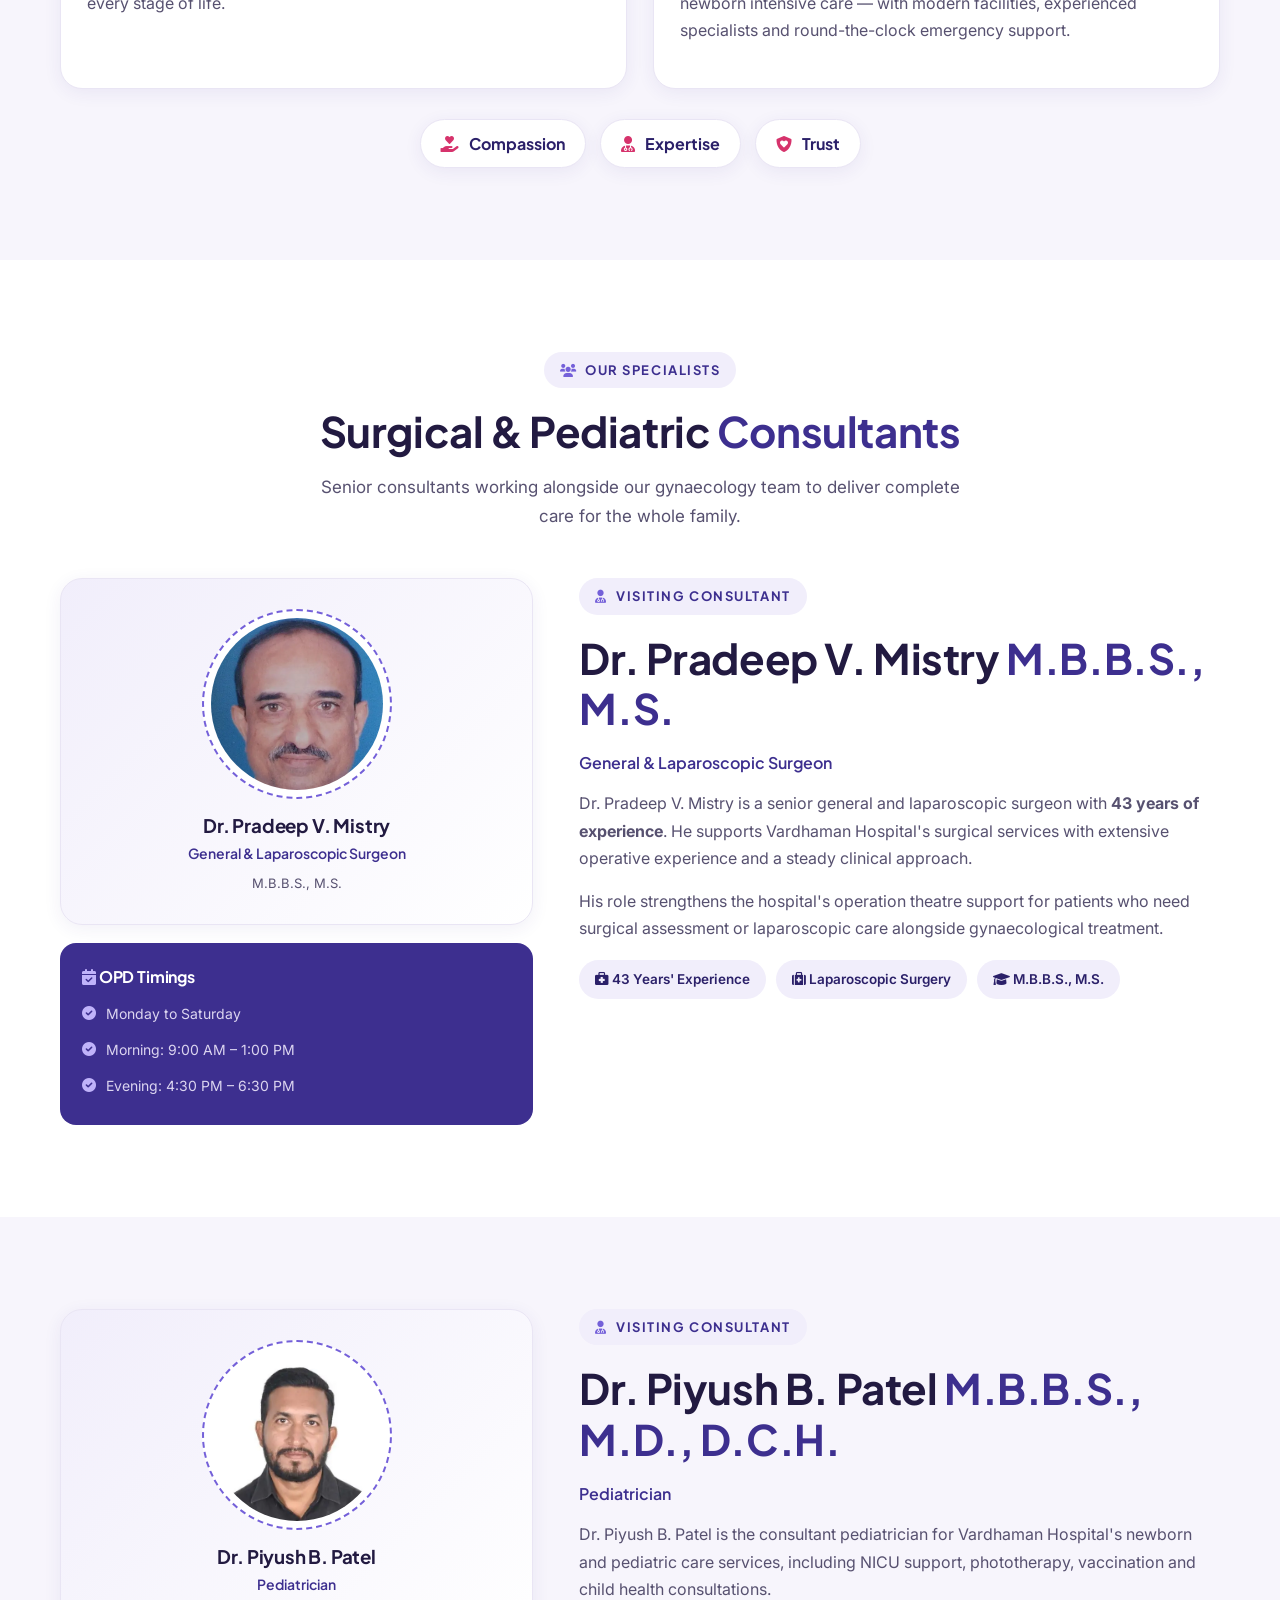
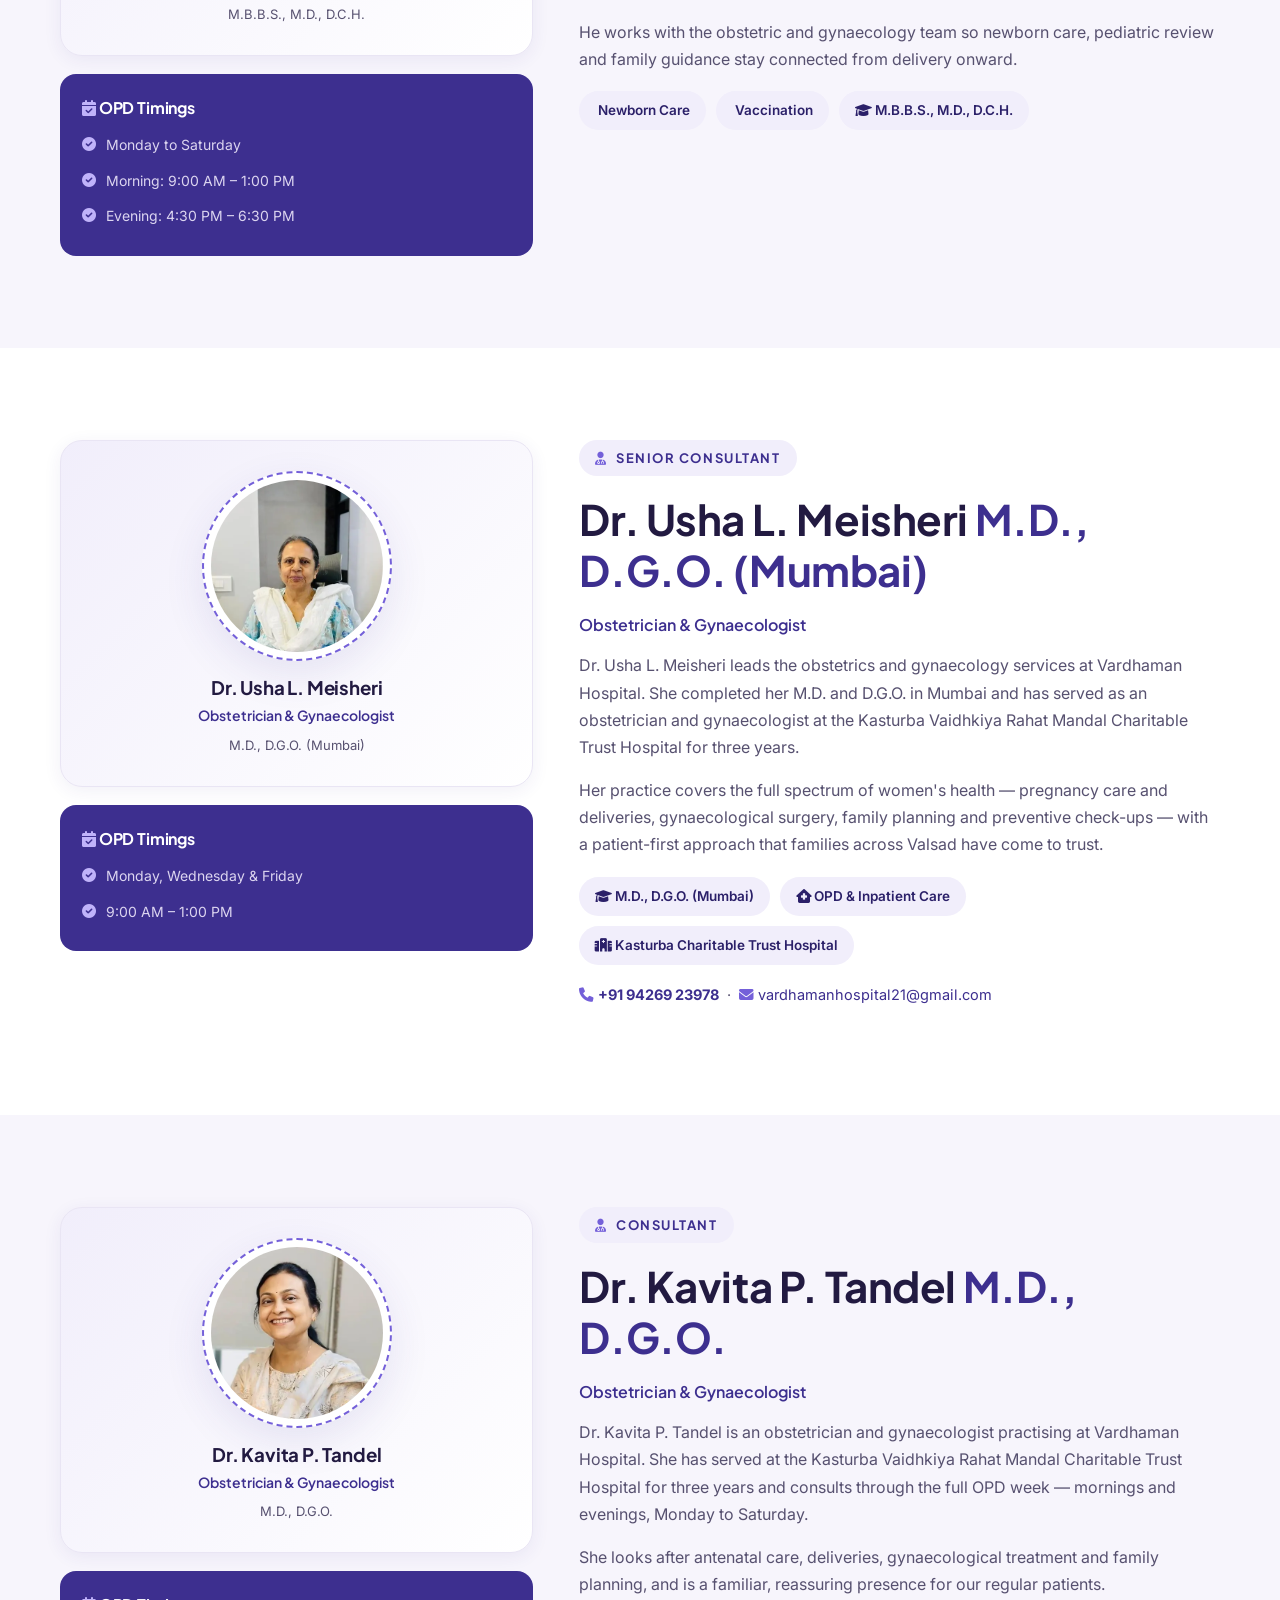
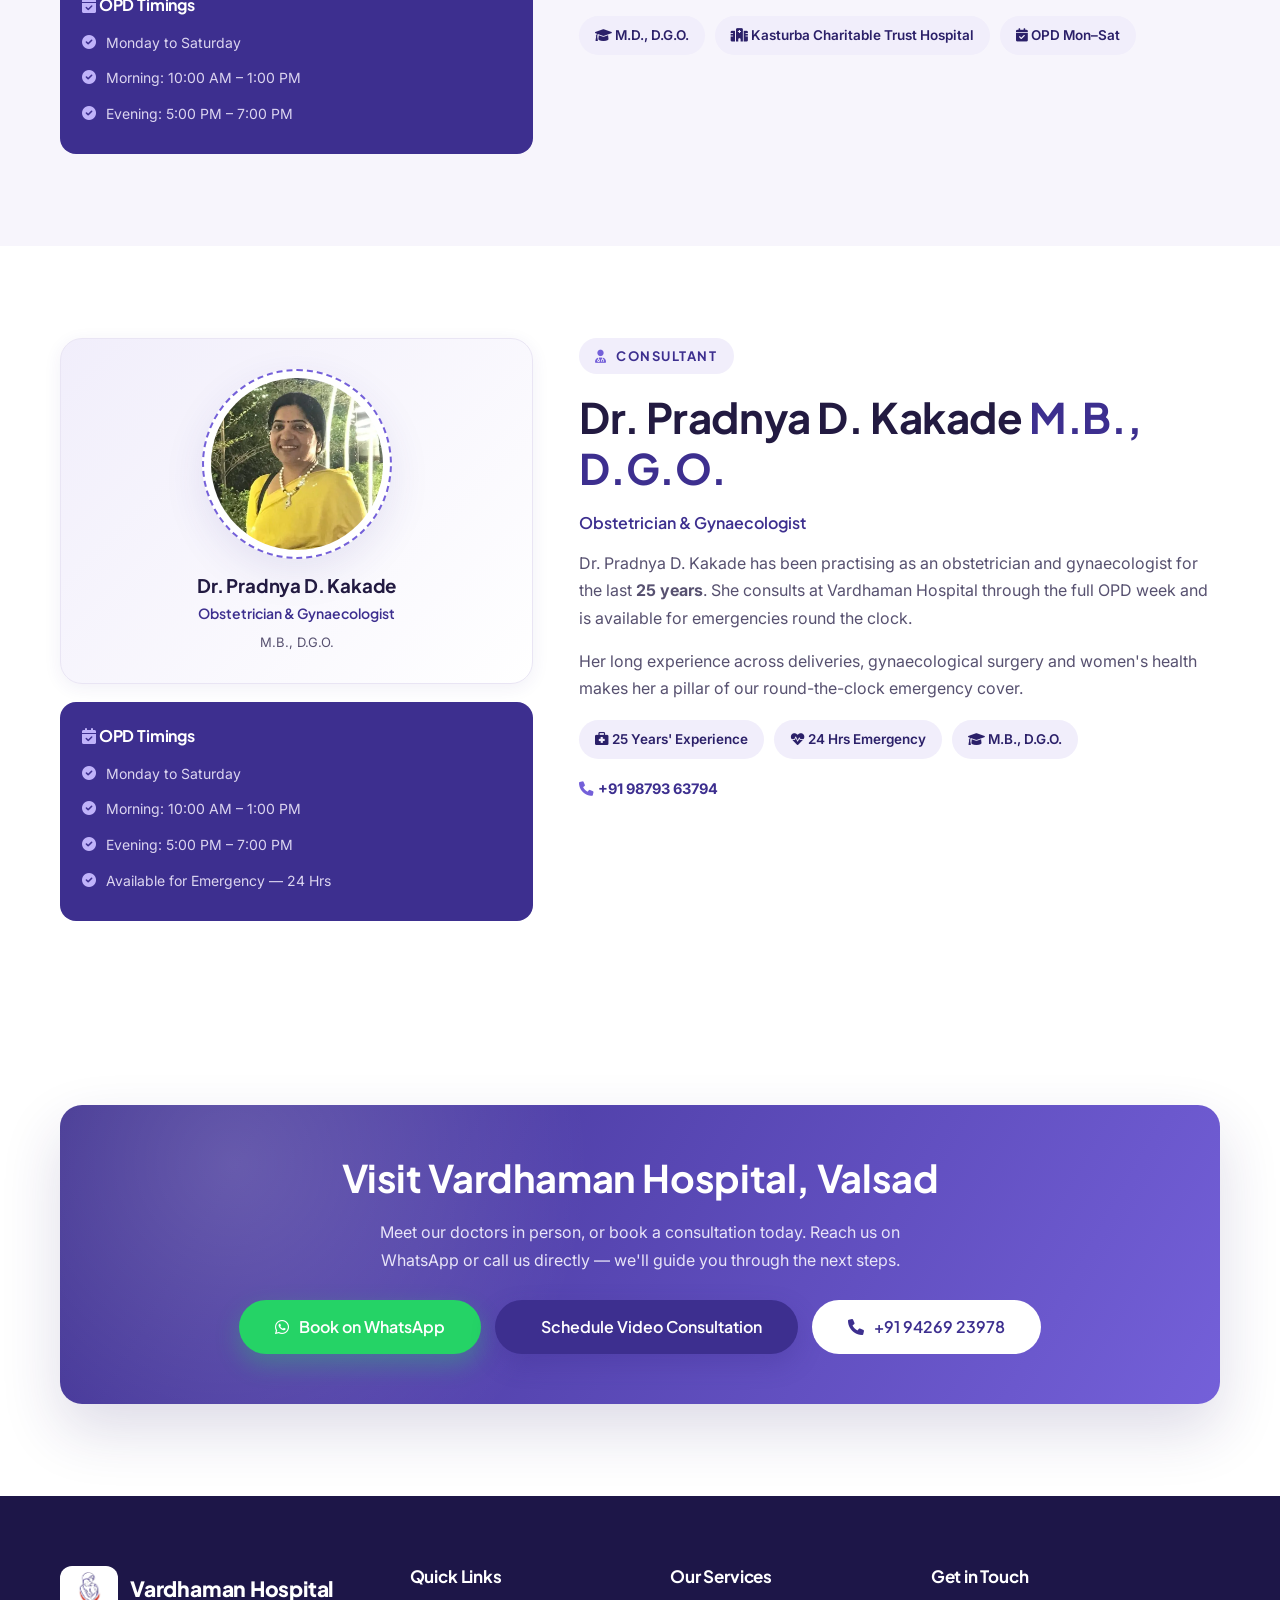
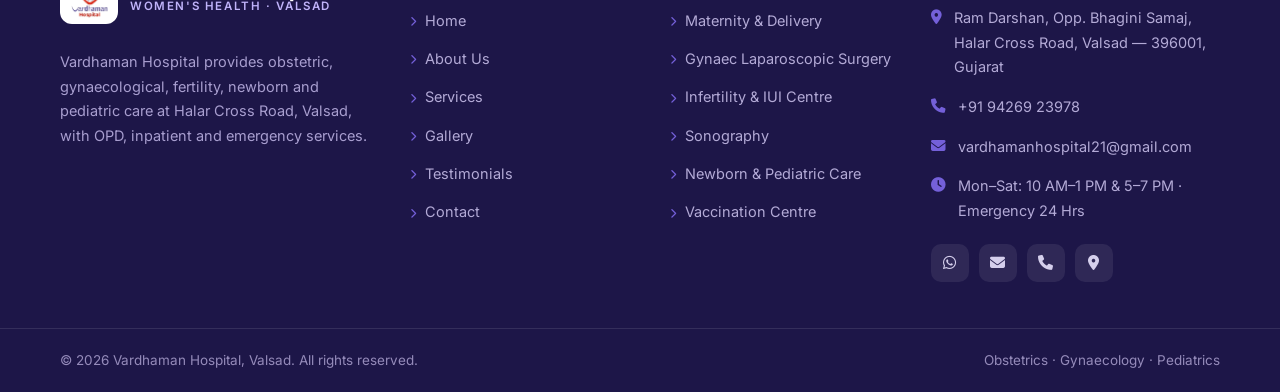
<file: about.html>
<!DOCTYPE html>
<html lang="en">

<head>
  <meta charset="UTF-8">
  <meta name="viewport" content="width=device-width, initial-scale=1.0">
  <title>About Us | Vardhaman Hospital — Women's &amp; Children's Hospital, Valsad</title>
  <meta name="description"
    content="About Vardhaman Hospital, Valsad — specialist women's and children's care led by Dr. Usha L. Meisheri (M.D., D.G.O.) with an experienced team of gynaecologists, a laparoscopic surgeon and a pediatrician.">
  <meta name="theme-color" content="#3d2f8f">

  <!--===== FAVICON =====-->
  <link rel="icon" href="assets/img/vardhaman/logo/favicon.ico" sizes="any">
  <link rel="icon" type="image/png" sizes="32x32" href="assets/img/vardhaman/logo/favicon-32x32.png">
  <link rel="icon" type="image/png" sizes="16x16" href="assets/img/vardhaman/logo/favicon-16x16.png">
  <link rel="apple-touch-icon" href="assets/img/vardhaman/logo/apple-touch-icon.png">

  <!--===== FONTS =====-->
  <link rel="preconnect" href="https://fonts.googleapis.com">
  <link rel="preconnect" href="https://fonts.gstatic.com" crossorigin>
  <link href="https://fonts.googleapis.com/css2?family=Plus+Jakarta+Sans:wght@500;600;700;800&family=Inter:wght@400;500;600&display=swap" rel="stylesheet">

  <!--===== CSS =====-->
  <link rel="stylesheet" href="assets/css/fa-subset.css">
  <link rel="stylesheet" href="assets/css/vardhaman.css">
</head>

<body>
  <div class="sd-preloader" aria-hidden="true">
    <div class="sd-preloader__card">
      <span class="sd-preloader__ring"></span>
      <img src="assets/img/vardhaman/logo/vardhaman-logo.webp" alt="" class="sd-preloader__logo">
    </div>
  </div>

  <!--===== FLOATING WHATSAPP + TOP =====-->
  <a class="sd-wa" href="https://shrtn.in/iTYYtM" target="_blank" rel="noopener" aria-label="Book on WhatsApp">
    <span class="sd-wa__pulse"></span><i class="fa-brands fa-whatsapp"></i><span class="sd-wa__label">Book Appointment</span>
  </a>
  <button class="sd-top" aria-label="Back to top"><i class="fa-solid fa-arrow-up"></i></button>

  <!--===== HEADER =====-->
  <header class="sd-header">
    <div class="sd-container sd-header__in">
      <a href="index.html" class="sd-brand">
        <img src="assets/img/vardhaman/logo/vardhaman-logo.webp" alt="Vardhaman Hospital logo" class="sd-brand__mark">
        <span class="sd-brand__tx"><b>Vardhaman Hospital</b><span>Women's Health · Valsad</span></span>
      </a>
      <nav class="sd-nav">
        <a href="index.html">Home</a>
        <a href="about.html" class="active">About</a>
        <a href="services.html">Services</a>
        <a href="gallery.html">Gallery</a>
        <a href="testimonial.html">Testimonials</a>
        <a href="faq.html">FAQs</a>
        <a href="contact.html">Contact</a>
      </nav>
      <div class="sd-header__cta">
        <a rel="noopener" target="_blank" href="https://shrtn.in/iTYYtM" class="sd-btn sd-btn--primary"><i class="fa-solid fa-calendar-check"></i> Book Appointment</a>
        <button class="sd-burger" aria-label="Open menu"><i class="fa-solid fa-bars-staggered"></i></button>
      </div>
    </div>
  </header>

  <!--===== MOBILE DRAWER =====-->
  <div class="sd-offcanvas">
  <div class="sd-overlay"></div>
  <aside class="sd-drawer" aria-label="Mobile menu">
    <div class="sd-drawer__head">
      <a href="index.html" class="sd-brand">
        <img src="assets/img/vardhaman/logo/vardhaman-logo.webp" alt="Vardhaman Hospital logo" class="sd-brand__mark">
        <span class="sd-brand__tx"><b>Vardhaman Hospital</b><span>Women's Health · Valsad</span></span>
      </a>
      <button class="sd-drawer__close" aria-label="Close menu"><i class="fa-solid fa-xmark"></i></button>
    </div>
    <nav>
      <a href="index.html">Home</a>
      <a href="about.html" class="active">About</a>
      <a href="services.html">Services</a>
      <a href="gallery.html">Gallery</a>
      <a href="testimonial.html">Testimonials</a>
      <a href="faq.html">FAQs</a>
      <a href="contact.html">Contact</a>
    </nav>
    <div class="sd-drawer__cta">
      <a href="https://shrtn.in/iTYYtM" target="_blank" rel="noopener" class="sd-btn sd-btn--wa"><i class="fa-brands fa-whatsapp"></i> Book on WhatsApp</a>
      <a href="tel:+919426923978" class="sd-btn sd-btn--ghost"><i class="fa-solid fa-phone"></i> Call Now</a>
    </div>
    <div class="sd-drawer__contact">
      <a href="https://www.google.com/maps?q=Vardhaman+Hospital+Halar+Cross+Road+Valsad" target="_blank" rel="noopener"><i class="fa-solid fa-location-dot"></i> Ram Darshan, Opp. Bhagini Samaj, Halar Cross Road, Valsad — 396001</a>
      <a href="mailto:vardhamanhospital21@gmail.com"><i class="fa-solid fa-envelope"></i> vardhamanhospital21@gmail.com</a>
    </div>
  </aside>
  </div>

  <!--===== PAGE HERO =====-->
  <section class="sd-pagehero">
    <div class="sd-container">
      <h1>About Vardhaman Hospital</h1>
      <div class="sd-crumb"><a href="index.html">Home</a> <i class="fa-solid fa-chevron-right"></i> <span>About</span></div>
    </div>
  </section>

  <!--===== OUR STORY =====-->
  <section class="sd-section">
    <div class="sd-container">
      <div class="sd-about__grid">
        <div class="sd-about__media">
          <img src="assets/img/vardhaman/photos/building-front.webp" alt="Vardhaman Hospital building at Halar Cross Road, Valsad" class="main" loading="lazy" decoding="async">
          <img src="assets/img/vardhaman/photos/reception.webp" alt="Reception at Vardhaman Hospital" class="accent-img" loading="lazy" decoding="async">
          <div class="estab"><b>OPD</b><span>Indoor Care</span></div>
        </div>
        <div class="sd-about__body">
          <span class="sd-eyebrow"><i class="fa-solid fa-hospital-user"></i> Our Story</span>
          <h2 class="sd-title">Caring for the Women of <span class="hl">Valsad</span></h2>
          <p><strong>Vardhaman Hospital</strong> provides specialist women's and children's care at Ram Darshan, Halar Cross Road, Valsad, led by senior obstetrician &amp; gynaecologist <strong>Dr. Usha L. Meisheri (M.D., D.G.O. — Mumbai)</strong>.</p>
          <p>Our team of experienced gynaecologists — supported by a general &amp; laparoscopic surgeon with more than four decades of practice, and a dedicated pediatrician — provides complete care for women at every stage of life, from newborn girls to grandmothers, and for the newest members of your family.</p>
          <ul class="sd-feat-list">
            <li><i class="fa-solid fa-check"></i> <span><b>Labour room &amp; operation theatre</b> — normal &amp; complicated deliveries</span></li>
            <li><i class="fa-solid fa-check"></i> <span><b>Indoor &amp; OPD facilities</b> with NICU and phototherapy unit</span></li>
            <li><i class="fa-solid fa-check"></i> <span><b>24 Hrs gynaec, obstetric &amp; pediatric emergency</b> services</span></li>
          </ul>
          <div class="sd-values">
            <span class="sd-value"><i class="fa-solid fa-hand-holding-heart"></i> Compassion</span>
            <span class="sd-value"><i class="fa-solid fa-user-doctor"></i> Expertise</span>
            <span class="sd-value"><i class="fa-solid fa-shield-heart"></i> Trust</span>
          </div>
        </div>
      </div>
    </div>
  </section>

  <!--===== GUIDING PRINCIPLES =====-->
  <section class="sd-section sd-section--soft">
    <div class="sd-container">
      <div class="sd-head-center" style="margin-bottom:48px;">
        <span class="sd-eyebrow"><i class="fa-solid fa-bullseye"></i> What Drives Us</span>
        <h2 class="sd-title">Our Guiding <span class="hl">Principles</span></h2>
        <p class="sd-lead sd-narrow">The vision and mission that shape every decision we make for the mothers, daughters and families who trust us with their care.</p>
      </div>
      <div class="sd-grid-2">
        <div class="sd-pc-card">
          <h3><span class="sd-pc-ic"><i class="fa-solid fa-eye-low-vision"></i></span> Vision</h3>
          <p>To be a trusted centre for women's health in Valsad by providing clear clinical guidance, compassionate care and safe treatment at every stage of life.</p>
        </div>
        <div class="sd-pc-card">
          <h3><span class="sd-pc-ic"><i class="fa-solid fa-bullseye"></i></span> Mission</h3>
          <p>To deliver complete obstetric, gynaecological, fertility and pediatric care — from safe deliveries and advanced laparoscopic surgery to newborn intensive care — with modern facilities, experienced specialists and round-the-clock emergency support.</p>
        </div>
      </div>
      <div class="sd-values" style="justify-content:center; margin-top:30px;">
        <span class="sd-value"><i class="fa-solid fa-hand-holding-heart"></i> Compassion</span>
        <span class="sd-value"><i class="fa-solid fa-user-doctor"></i> Expertise</span>
        <span class="sd-value"><i class="fa-solid fa-shield-heart"></i> Trust</span>
      </div>
    </div>
  </section>

  <!--===== VISITING CONSULTANTS =====-->
  <section class="sd-section">
    <div class="sd-container">
      <div class="sd-head-center" style="margin-bottom:48px;">
        <span class="sd-eyebrow"><i class="fa-solid fa-users"></i> Our Specialists</span>
        <h2 class="sd-title">Surgical &amp; Pediatric <span class="hl">Consultants</span></h2>
        <p class="sd-lead sd-narrow">Senior consultants working alongside our gynaecology team to deliver complete care for the whole family.</p>
      </div>
      <div class="sd-profile sd-profile--consultant">
        <div class="sd-profile__media">
          <div class="sd-profile-card">
            <img class="sd-profile-card__photo sd-profile-card__photo--mistry" src="assets/img/vardhaman/team/dr-pradeep-mistry.webp" alt="Dr. Pradeep V. Mistry, General &amp; Laparoscopic Surgeon" loading="lazy" decoding="async">
            <h3>Dr. Pradeep V. Mistry</h3>
            <div class="sd-profile-card__role">General &amp; Laparoscopic Surgeon</div>
            <p>M.B.B.S., M.S.</p>
          </div>
          <div class="card">
            <h4><i class="fa-solid fa-calendar-check"></i> OPD Timings</h4>
            <ul>
              <li><i class="fa-solid fa-circle-check"></i> <span>Monday to Saturday</span></li>
              <li><i class="fa-solid fa-circle-check"></i> <span>Morning: 9:00 AM – 1:00 PM</span></li>
              <li><i class="fa-solid fa-circle-check"></i> <span>Evening: 4:30 PM – 6:30 PM</span></li>
            </ul>
          </div>
        </div>
        <div class="sd-profile__body">
          <span class="sd-eyebrow"><i class="fa-solid fa-user-doctor"></i> Visiting Consultant</span>
          <h2 class="sd-title">Dr. Pradeep V. Mistry <span class="hl">M.B.B.S., M.S.</span></h2>
          <div class="sd-doc__role" style="font-size:16px; margin-bottom:14px;">General &amp; Laparoscopic Surgeon</div>
          <p>Dr. Pradeep V. Mistry is a senior general and laparoscopic surgeon with <strong>43 years of experience</strong>. He supports Vardhaman Hospital's surgical services with extensive operative experience and a steady clinical approach.</p>
          <p>His role strengthens the hospital's operation theatre support for patients who need surgical assessment or laparoscopic care alongside gynaecological treatment.</p>
          <div class="sd-chip-row">
            <span class="sd-chip"><i class="fa-solid fa-briefcase-medical"></i> 43 Years' Experience</span>
            <span class="sd-chip"><i class="fa-solid fa-suitcase-medical"></i> Laparoscopic Surgery</span>
            <span class="sd-chip"><i class="fa-solid fa-graduation-cap"></i> M.B.B.S., M.S.</span>
          </div>
        </div>
      </div>
    </div>
  </section>

  <!--===== PEDIATRIC CONSULTANT =====-->
  <section class="sd-section sd-section--soft">
    <div class="sd-container">
      <div class="sd-profile sd-profile--consultant">
        <div class="sd-profile__media">
          <div class="sd-profile-card">
            <img class="sd-profile-card__photo sd-profile-card__photo--piyush" src="assets/img/vardhaman/team/dr-piyush-patel.webp" alt="Dr. Piyush B. Patel, Pediatrician" loading="lazy" decoding="async">
            <h3>Dr. Piyush B. Patel</h3>
            <div class="sd-profile-card__role">Pediatrician</div>
            <p>M.B.B.S., M.D., D.C.H.</p>
          </div>
          <div class="card">
            <h4><i class="fa-solid fa-calendar-check"></i> OPD Timings</h4>
            <ul>
              <li><i class="fa-solid fa-circle-check"></i> <span>Monday to Saturday</span></li>
              <li><i class="fa-solid fa-circle-check"></i> <span>Morning: 9:00 AM – 1:00 PM</span></li>
              <li><i class="fa-solid fa-circle-check"></i> <span>Evening: 4:30 PM – 6:30 PM</span></li>
            </ul>
          </div>
        </div>
        <div class="sd-profile__body">
          <span class="sd-eyebrow"><i class="fa-solid fa-user-doctor"></i> Visiting Consultant</span>
          <h2 class="sd-title">Dr. Piyush B. Patel <span class="hl">M.B.B.S., M.D., D.C.H.</span></h2>
          <div class="sd-doc__role" style="font-size:16px; margin-bottom:14px;">Pediatrician</div>
          <p>Dr. Piyush B. Patel is the consultant pediatrician for Vardhaman Hospital's newborn and pediatric care services, including NICU support, phototherapy, vaccination and child health consultations.</p>
          <p>He works with the obstetric and gynaecology team so newborn care, pediatric review and family guidance stay connected from delivery onward.</p>
          <div class="sd-chip-row">
            <span class="sd-chip"><i class="fa-solid fa-baby"></i> Newborn Care</span>
            <span class="sd-chip"><i class="fa-solid fa-syringe"></i> Vaccination</span>
            <span class="sd-chip"><i class="fa-solid fa-graduation-cap"></i> M.B.B.S., M.D., D.C.H.</span>
          </div>
        </div>
      </div>
    </div>
  </section>

  <!--===== DOCTOR — DR. USHA L. MEISHERI =====-->
  <section class="sd-section">
    <div class="sd-container">
      <div class="sd-profile">
        <div class="sd-profile__media">
          <div style="background:linear-gradient(135deg,var(--c-accent-soft),#fff);border:1px solid var(--c-line);border-radius:var(--radius-lg);padding:30px 24px;text-align:center;box-shadow:var(--shadow-sm);margin-bottom:18px;">
            <img src="assets/img/vardhaman/team/dr-usha-meisheri.webp" alt="Dr. Usha L. Meisheri, Obstetrician &amp; Gynaecologist" style="width:190px;height:190px;border-radius:50%;object-fit:cover;object-position:top center;margin:0 auto 16px;display:block;border:2px dashed var(--c-accent);padding:7px;background:#fff;" loading="lazy" decoding="async">
            <h3 style="margin-bottom:4px;">Dr. Usha L. Meisheri</h3>
            <div style="color:var(--c-primary);font-weight:600;font-family:var(--ff-head);font-size:14px;">Obstetrician &amp; Gynaecologist</div>
            <p style="font-size:13px;margin:6px 0 0;color:var(--c-body);">M.D., D.G.O. (Mumbai)</p>
          </div>
          <div class="card">
            <h4><i class="fa-solid fa-calendar-check"></i> OPD Timings</h4>
            <ul>
              <li><i class="fa-solid fa-circle-check"></i> <span>Monday, Wednesday &amp; Friday</span></li>
              <li><i class="fa-solid fa-circle-check"></i> <span>9:00 AM – 1:00 PM</span></li>
            </ul>
          </div>
        </div>
        <div class="sd-profile__body">
          <span class="sd-eyebrow"><i class="fa-solid fa-user-doctor"></i> Senior Consultant</span>
          <h2 class="sd-title">Dr. Usha L. Meisheri <span class="hl">M.D., D.G.O. (Mumbai)</span></h2>
          <div class="sd-doc__role" style="font-size:16px; margin-bottom:14px;">Obstetrician &amp; Gynaecologist</div>
          <p>Dr. Usha L. Meisheri leads the obstetrics and gynaecology services at Vardhaman Hospital. She completed her M.D. and D.G.O. in Mumbai and has served as an obstetrician and gynaecologist at the Kasturba Vaidhkiya Rahat Mandal Charitable Trust Hospital for three years.</p>
          <p>Her practice covers the full spectrum of women's health — pregnancy care and deliveries, gynaecological surgery, family planning and preventive check-ups — with a patient-first approach that families across Valsad have come to trust.</p>
          <div class="sd-chip-row">
            <span class="sd-chip"><i class="fa-solid fa-graduation-cap"></i> M.D., D.G.O. (Mumbai)</span>
            <span class="sd-chip"><i class="fa-solid fa-house-medical"></i> OPD &amp; Inpatient Care</span>
            <span class="sd-chip"><i class="fa-solid fa-hospital"></i> Kasturba Charitable Trust Hospital</span>
          </div>
          <p style="font-size:14.5px;"><i class="fa-solid fa-phone" style="color:var(--c-accent);"></i> <a href="tel:+919426923978"><strong>+91 94269 23978</strong></a> &nbsp;·&nbsp; <i class="fa-solid fa-envelope" style="color:var(--c-accent);"></i> <a href="mailto:vardhamanhospital21@gmail.com">vardhamanhospital21@gmail.com</a></p>
        </div>
      </div>
    </div>
  </section>

  <!--===== DOCTOR — DR. KAVITA P. TANDEL =====-->
  <section class="sd-section sd-section--soft">
    <div class="sd-container">
      <div class="sd-profile">
        <div class="sd-profile__media">
          <div style="background:linear-gradient(135deg,var(--c-accent-soft),#fff);border:1px solid var(--c-line);border-radius:var(--radius-lg);padding:30px 24px;text-align:center;box-shadow:var(--shadow-sm);margin-bottom:18px;">
            <img src="assets/img/vardhaman/team/dr-kavita-tandel.webp" alt="Dr. Kavita P. Tandel, Obstetrician &amp; Gynaecologist" style="width:190px;height:190px;border-radius:50%;object-fit:cover;object-position:top center;margin:0 auto 16px;display:block;border:2px dashed var(--c-accent);padding:7px;background:#fff;" loading="lazy" decoding="async">
            <h3 style="margin-bottom:4px;">Dr. Kavita P. Tandel</h3>
            <div style="color:var(--c-primary);font-weight:600;font-family:var(--ff-head);font-size:14px;">Obstetrician &amp; Gynaecologist</div>
            <p style="font-size:13px;margin:6px 0 0;color:var(--c-body);">M.D., D.G.O.</p>
          </div>
          <div class="card">
            <h4><i class="fa-solid fa-calendar-check"></i> OPD Timings</h4>
            <ul>
              <li><i class="fa-solid fa-circle-check"></i> <span>Monday to Saturday</span></li>
              <li><i class="fa-solid fa-circle-check"></i> <span>Morning: 10:00 AM – 1:00 PM</span></li>
              <li><i class="fa-solid fa-circle-check"></i> <span>Evening: 5:00 PM – 7:00 PM</span></li>
            </ul>
          </div>
        </div>
        <div class="sd-profile__body">
          <span class="sd-eyebrow"><i class="fa-solid fa-user-doctor"></i> Consultant</span>
          <h2 class="sd-title">Dr. Kavita P. Tandel <span class="hl">M.D., D.G.O.</span></h2>
          <div class="sd-doc__role" style="font-size:16px; margin-bottom:14px;">Obstetrician &amp; Gynaecologist</div>
          <p>Dr. Kavita P. Tandel is an obstetrician and gynaecologist practising at Vardhaman Hospital. She has served at the Kasturba Vaidhkiya Rahat Mandal Charitable Trust Hospital for three years and consults through the full OPD week — mornings and evenings, Monday to Saturday.</p>
          <p>She looks after antenatal care, deliveries, gynaecological treatment and family planning, and is a familiar, reassuring presence for our regular patients.</p>
          <div class="sd-chip-row">
            <span class="sd-chip"><i class="fa-solid fa-graduation-cap"></i> M.D., D.G.O.</span>
            <span class="sd-chip"><i class="fa-solid fa-hospital"></i> Kasturba Charitable Trust Hospital</span>
            <span class="sd-chip"><i class="fa-solid fa-calendar-check"></i> OPD Mon–Sat</span>
          </div>
        </div>
      </div>
    </div>
  </section>

  <!--===== DOCTOR — DR. PRADNYA D. KAKADE =====-->
  <section class="sd-section">
    <div class="sd-container">
      <div class="sd-profile">
        <div class="sd-profile__media">
          <div style="background:linear-gradient(135deg,var(--c-accent-soft),#fff);border:1px solid var(--c-line);border-radius:var(--radius-lg);padding:30px 24px;text-align:center;box-shadow:var(--shadow-sm);margin-bottom:18px;">
            <img src="assets/img/vardhaman/team/dr-pradnya-kakade.webp" alt="Dr. Pradnya D. Kakade, Obstetrician &amp; Gynaecologist" style="width:190px;height:190px;border-radius:50%;object-fit:cover;object-position:top center;margin:0 auto 16px;display:block;border:2px dashed var(--c-accent);padding:7px;background:#fff;" loading="lazy" decoding="async">
            <h3 style="margin-bottom:4px;">Dr. Pradnya D. Kakade</h3>
            <div style="color:var(--c-primary);font-weight:600;font-family:var(--ff-head);font-size:14px;">Obstetrician &amp; Gynaecologist</div>
            <p style="font-size:13px;margin:6px 0 0;color:var(--c-body);">M.B., D.G.O.</p>
          </div>
          <div class="card">
            <h4><i class="fa-solid fa-calendar-check"></i> OPD Timings</h4>
            <ul>
              <li><i class="fa-solid fa-circle-check"></i> <span>Monday to Saturday</span></li>
              <li><i class="fa-solid fa-circle-check"></i> <span>Morning: 10:00 AM – 1:00 PM</span></li>
              <li><i class="fa-solid fa-circle-check"></i> <span>Evening: 5:00 PM – 7:00 PM</span></li>
              <li><i class="fa-solid fa-circle-check"></i> <span>Available for Emergency — 24 Hrs</span></li>
            </ul>
          </div>
        </div>
        <div class="sd-profile__body">
          <span class="sd-eyebrow"><i class="fa-solid fa-user-doctor"></i> Consultant</span>
          <h2 class="sd-title">Dr. Pradnya D. Kakade <span class="hl">M.B., D.G.O.</span></h2>
          <div class="sd-doc__role" style="font-size:16px; margin-bottom:14px;">Obstetrician &amp; Gynaecologist</div>
          <p>Dr. Pradnya D. Kakade has been practising as an obstetrician and gynaecologist for the last <strong>25 years</strong>. She consults at Vardhaman Hospital through the full OPD week and is available for emergencies round the clock.</p>
          <p>Her long experience across deliveries, gynaecological surgery and women's health makes her a pillar of our round-the-clock emergency cover.</p>
          <div class="sd-chip-row">
            <span class="sd-chip"><i class="fa-solid fa-briefcase-medical"></i> 25 Years' Experience</span>
            <span class="sd-chip"><i class="fa-solid fa-heart-pulse"></i> 24 Hrs Emergency</span>
            <span class="sd-chip"><i class="fa-solid fa-graduation-cap"></i> M.B., D.G.O.</span>
          </div>
          <p style="font-size:14.5px;"><i class="fa-solid fa-phone" style="color:var(--c-accent);"></i> <a href="tel:+919879363794"><strong>+91 98793 63794</strong></a></p>
        </div>
      </div>
    </div>
  </section>

  <!--===== CTA BANNER =====-->
  <section class="sd-section">
    <div class="sd-container">
      <div class="sd-cta">
        <h2>Visit Vardhaman Hospital, Valsad</h2>
        <p>Meet our doctors in person, or book a consultation today. Reach us on WhatsApp or call us directly — we'll guide you through the next steps.</p>
        <div class="sd-cta__btns">
          <a href="https://shrtn.in/iTYYtM" target="_blank" rel="noopener" class="sd-btn sd-btn--wa sd-btn--lg"><i class="fa-brands fa-whatsapp"></i> Book on WhatsApp</a>
          <a href="https://shrtn.in/iTYYtM" target="_blank" rel="noopener" class="sd-btn sd-btn--primary sd-btn--lg"><i class="fa-solid fa-video"></i> Schedule Video Consultation</a>
          <a href="tel:+919426923978" class="sd-btn sd-btn--light sd-btn--lg"><i class="fa-solid fa-phone"></i> +91 94269 23978</a>
        </div>
      </div>
    </div>
  </section>

  <!--===== FOOTER =====-->
  <footer class="sd-footer">
    <div class="sd-container">
      <div class="sd-footer__grid">
        <div class="sd-footer__about">
          <a href="index.html" class="sd-brand">
            <img src="assets/img/vardhaman/logo/vardhaman-logo.webp" alt="Vardhaman Hospital logo" class="sd-brand__mark">
            <span class="sd-brand__tx"><b>Vardhaman Hospital</b><span>Women's Health · Valsad</span></span>
          </a>
          <p>Vardhaman Hospital provides obstetric, gynaecological, fertility, newborn and pediatric care at Halar Cross Road, Valsad, with OPD, inpatient and emergency services.</p>
        </div>
        <div>
          <h4>Quick Links</h4>
          <ul class="sd-footer__links">
            <li><a href="index.html"><i class="fa-solid fa-chevron-right"></i> Home</a></li>
            <li><a href="about.html"><i class="fa-solid fa-chevron-right"></i> About Us</a></li>
            <li><a href="services.html"><i class="fa-solid fa-chevron-right"></i> Services</a></li>
            <li><a href="gallery.html"><i class="fa-solid fa-chevron-right"></i> Gallery</a></li>
            <li><a href="testimonial.html"><i class="fa-solid fa-chevron-right"></i> Testimonials</a></li>
            <li><a href="contact.html"><i class="fa-solid fa-chevron-right"></i> Contact</a></li>
          </ul>
        </div>
        <div>
          <h4>Our Services</h4>
          <ul class="sd-footer__links">
            <li><a href="services.html"><i class="fa-solid fa-chevron-right"></i> Maternity &amp; Delivery</a></li>
            <li><a href="services.html"><i class="fa-solid fa-chevron-right"></i> Gynaec Laparoscopic Surgery</a></li>
            <li><a href="services.html"><i class="fa-solid fa-chevron-right"></i> Infertility &amp; IUI Centre</a></li>
            <li><a href="services.html"><i class="fa-solid fa-chevron-right"></i> Sonography</a></li>
            <li><a href="services.html"><i class="fa-solid fa-chevron-right"></i> Newborn &amp; Pediatric Care</a></li>
            <li><a href="services.html"><i class="fa-solid fa-chevron-right"></i> Vaccination Centre</a></li>
          </ul>
        </div>
        <div>
          <h4>Get in Touch</h4>
          <ul class="sd-footer__contact">
            <li><i class="fa-solid fa-location-dot"></i> <span>Ram Darshan, Opp. Bhagini Samaj, Halar Cross Road, Valsad — 396001, Gujarat</span></li>
            <li><i class="fa-solid fa-phone"></i> <span><a href="tel:+919426923978">+91 94269 23978</a></span></li>
            <li><i class="fa-solid fa-envelope"></i> <a href="mailto:vardhamanhospital21@gmail.com">vardhamanhospital21@gmail.com</a></li>
            <li><i class="fa-solid fa-clock"></i> <span>Mon–Sat: 10 AM–1 PM &amp; 5–7 PM · Emergency 24 Hrs</span></li>
          </ul>
          <div class="sd-footer__social">
            <a href="https://api.whatsapp.com/send/?phone=919426923978" target="_blank" rel="noopener" aria-label="WhatsApp"><i class="fa-brands fa-whatsapp"></i></a>
            <a href="mailto:vardhamanhospital21@gmail.com" aria-label="Email"><i class="fa-solid fa-envelope"></i></a>
            <a href="tel:+919426923978" aria-label="Phone"><i class="fa-solid fa-phone"></i></a>
            <a href="https://www.google.com/maps?q=Vardhaman+Hospital+Halar+Cross+Road+Valsad" target="_blank" rel="noopener" aria-label="Map"><i class="fa-solid fa-location-dot"></i></a>
          </div>
        </div>
      </div>
    </div>
    <div class="sd-footer__bar">
      <div class="sd-container" style="display:flex; justify-content:space-between; gap:14px; flex-wrap:wrap; width:100%;">
        <span>© 2026 Vardhaman Hospital, Valsad. All rights reserved.</span>
        <span>Obstetrics · Gynaecology · Pediatrics</span>
      </div>
    </div>
  </footer>

  <!--===== JS =====-->
  <script defer src="assets/js/vardhaman.js"></script>
</body>

</html>
</file>
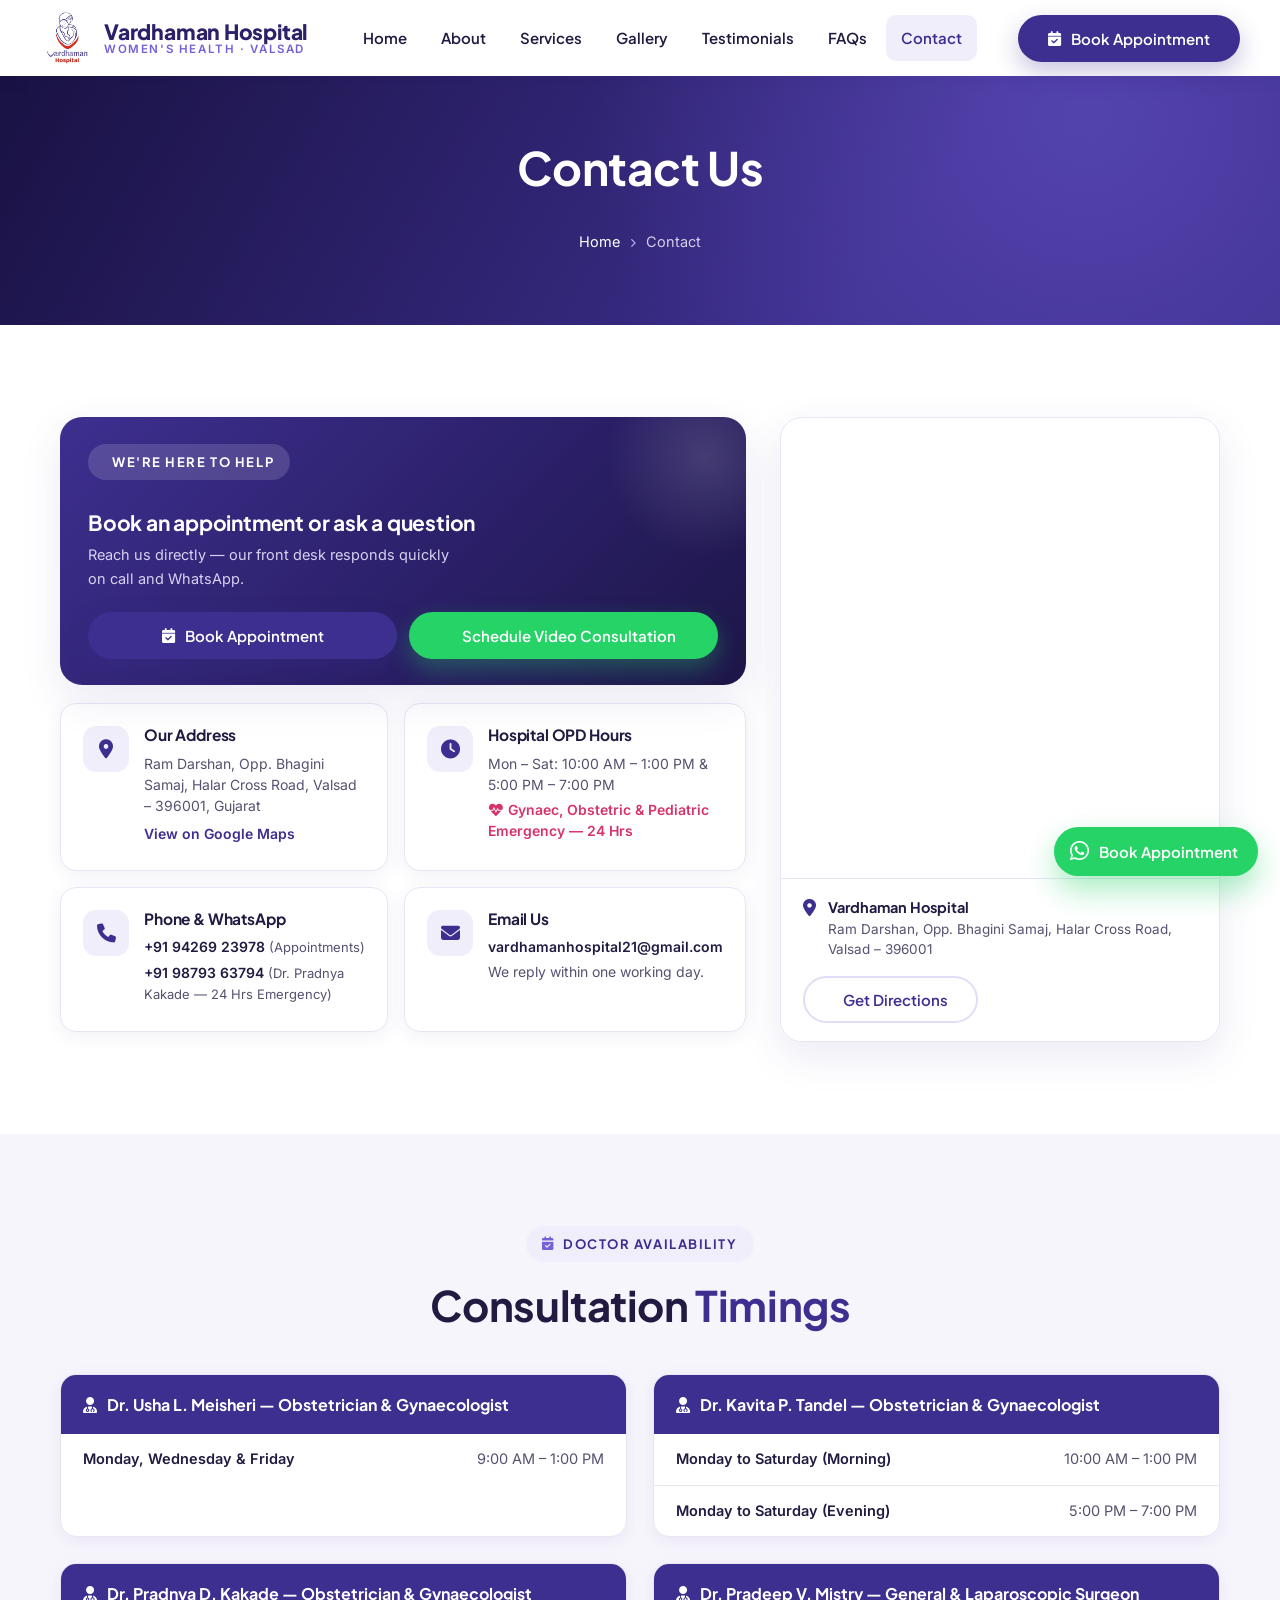
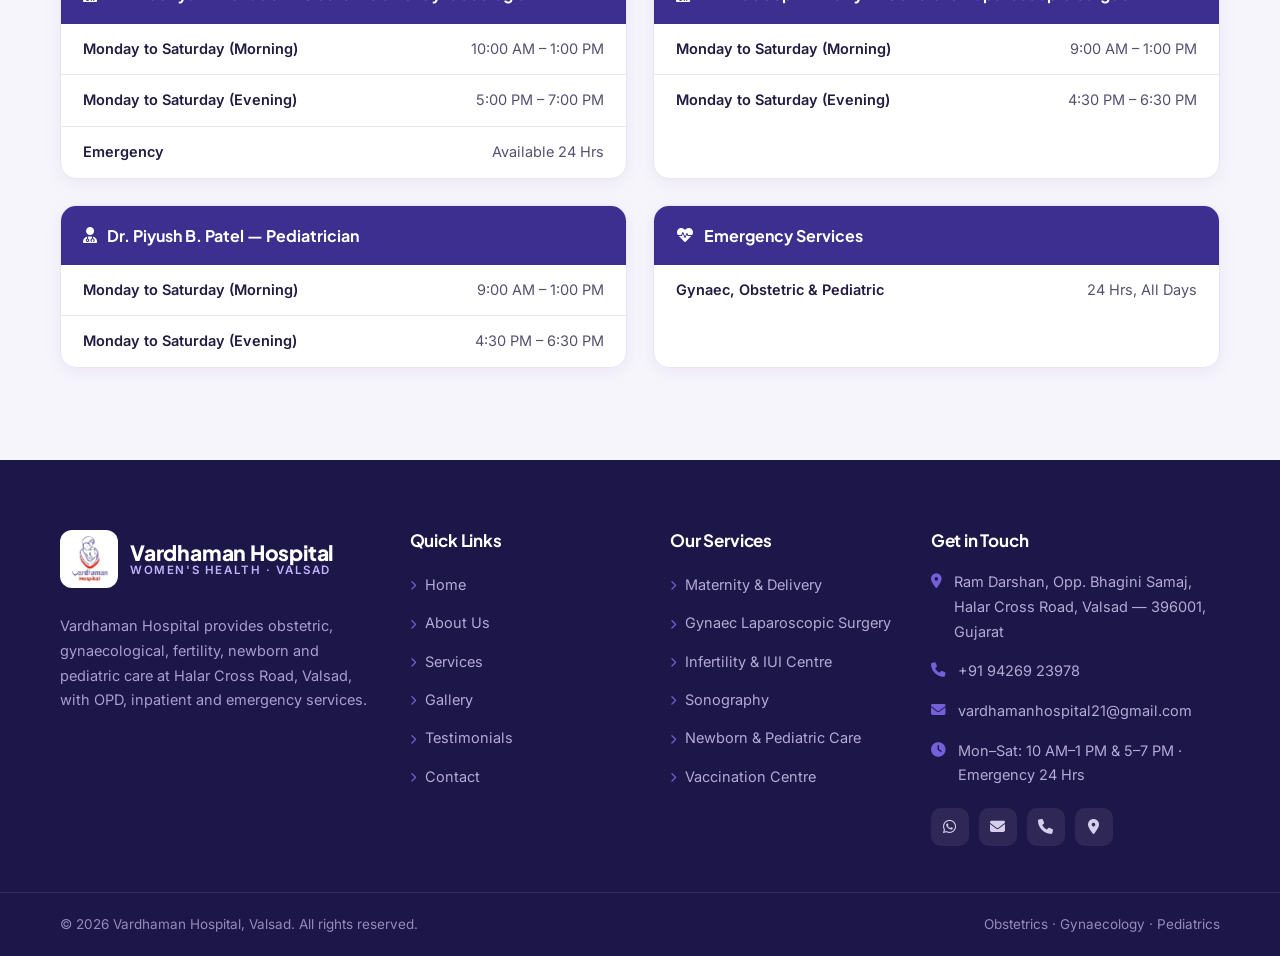
<file: contact.html>
<!DOCTYPE html>
<html lang="en">

<head>
  <meta charset="UTF-8">
  <meta name="viewport" content="width=device-width, initial-scale=1.0">
  <title>Contact Us | Vardhaman Hospital — Halar Cross Road, Valsad</title>
  <meta name="description"
    content="Contact Vardhaman Hospital, Valsad — Ram Darshan, Opp. Bhagini Samaj, Halar Cross Road, Valsad 396001. Call +91 94269 23978 to book an appointment. OPD Mon–Sat 10 AM–1 PM &amp; 5–7 PM. 24 Hrs emergency.">
  <meta name="theme-color" content="#3d2f8f">

  <!--===== FAVICON =====-->
  <link rel="icon" href="assets/img/vardhaman/logo/favicon.ico" sizes="any">
  <link rel="icon" type="image/png" sizes="32x32" href="assets/img/vardhaman/logo/favicon-32x32.png">
  <link rel="icon" type="image/png" sizes="16x16" href="assets/img/vardhaman/logo/favicon-16x16.png">
  <link rel="apple-touch-icon" href="assets/img/vardhaman/logo/apple-touch-icon.png">

  <!--===== FONTS =====-->
  <link rel="preconnect" href="https://fonts.googleapis.com">
  <link rel="preconnect" href="https://fonts.gstatic.com" crossorigin>
  <link href="https://fonts.googleapis.com/css2?family=Plus+Jakarta+Sans:wght@500;600;700;800&family=Inter:wght@400;500;600&display=swap" rel="stylesheet">

  <!--===== CSS =====-->
  <link rel="stylesheet" href="assets/css/fa-subset.css">
  <link rel="stylesheet" href="assets/css/vardhaman.css">
</head>

<body>
  <div class="sd-preloader" aria-hidden="true">
    <div class="sd-preloader__card">
      <span class="sd-preloader__ring"></span>
      <img src="assets/img/vardhaman/logo/vardhaman-logo.webp" alt="" class="sd-preloader__logo">
    </div>
  </div>

  <!--===== FLOATING WHATSAPP + TOP =====-->
  <a class="sd-wa" href="https://shrtn.in/iTYYtM" target="_blank" rel="noopener" aria-label="Book on WhatsApp">
    <span class="sd-wa__pulse"></span><i class="fa-brands fa-whatsapp"></i><span class="sd-wa__label">Book Appointment</span>
  </a>
  <button class="sd-top" aria-label="Back to top"><i class="fa-solid fa-arrow-up"></i></button>

  <!--===== HEADER =====-->
  <header class="sd-header">
    <div class="sd-container sd-header__in">
      <a href="index.html" class="sd-brand">
        <img src="assets/img/vardhaman/logo/vardhaman-logo.webp" alt="Vardhaman Hospital logo" class="sd-brand__mark">
        <span class="sd-brand__tx"><b>Vardhaman Hospital</b><span>Women's Health · Valsad</span></span>
      </a>
      <nav class="sd-nav">
        <a href="index.html">Home</a>
        <a href="about.html">About</a>
        <a href="services.html">Services</a>
        <a href="gallery.html">Gallery</a>
        <a href="testimonial.html">Testimonials</a>
        <a href="faq.html">FAQs</a>
        <a href="contact.html" class="active">Contact</a>
      </nav>
      <div class="sd-header__cta">
        <a rel="noopener" target="_blank" href="https://shrtn.in/iTYYtM" class="sd-btn sd-btn--primary"><i class="fa-solid fa-calendar-check"></i> Book Appointment</a>
        <button class="sd-burger" aria-label="Open menu"><i class="fa-solid fa-bars-staggered"></i></button>
      </div>
    </div>
  </header>

  <!--===== MOBILE DRAWER =====-->
  <div class="sd-offcanvas">
  <div class="sd-overlay"></div>
  <aside class="sd-drawer" aria-label="Mobile menu">
    <div class="sd-drawer__head">
      <a href="index.html" class="sd-brand">
        <img src="assets/img/vardhaman/logo/vardhaman-logo.webp" alt="Vardhaman Hospital logo" class="sd-brand__mark">
        <span class="sd-brand__tx"><b>Vardhaman Hospital</b><span>Women's Health · Valsad</span></span>
      </a>
      <button class="sd-drawer__close" aria-label="Close menu"><i class="fa-solid fa-xmark"></i></button>
    </div>
    <nav>
      <a href="index.html">Home</a>
      <a href="about.html">About</a>
      <a href="services.html">Services</a>
      <a href="gallery.html">Gallery</a>
      <a href="testimonial.html">Testimonials</a>
      <a href="faq.html">FAQs</a>
      <a href="contact.html" class="active">Contact</a>
    </nav>
    <div class="sd-drawer__cta">
      <a href="https://shrtn.in/iTYYtM" target="_blank" rel="noopener" class="sd-btn sd-btn--wa"><i class="fa-brands fa-whatsapp"></i> Book on WhatsApp</a>
      <a href="tel:+919426923978" class="sd-btn sd-btn--ghost"><i class="fa-solid fa-phone"></i> Call Now</a>
    </div>
    <div class="sd-drawer__contact">
      <a href="https://www.google.com/maps?q=Vardhaman+Hospital+Halar+Cross+Road+Valsad" target="_blank" rel="noopener"><i class="fa-solid fa-location-dot"></i> Ram Darshan, Opp. Bhagini Samaj, Halar Cross Road, Valsad — 396001</a>
      <a href="mailto:vardhamanhospital21@gmail.com"><i class="fa-solid fa-envelope"></i> vardhamanhospital21@gmail.com</a>
    </div>
  </aside>
  </div>

  <!--===== PAGE HERO =====-->
  <section class="sd-pagehero">
    <div class="sd-container">
      <h1>Contact Us</h1>
      <div class="sd-crumb"><a href="index.html">Home</a> <i class="fa-solid fa-chevron-right"></i> <span>Contact</span></div>
    </div>
  </section>

  <!--===== CONTACT GRID =====-->
  <section class="sd-section">
    <div class="sd-container">
      <div class="sd-contact__grid">
        <!-- LEFT: info cards -->
        <div class="sd-contact__info">
          <div class="sd-contact__cta">
            <div class="sd-contact__cta-tx">
              <span class="sd-eyebrow"><i class="fa-solid fa-headset"></i> We're here to help</span>
              <h3>Book an appointment or ask a question</h3>
              <p>Reach us directly — our front desk responds quickly on call and WhatsApp.</p>
            </div>
            <div class="sd-contact__cta-btns">
              <a href="https://shrtn.in/iTYYtM" target="_blank" rel="noopener" class="sd-btn sd-btn--primary"><i class="fa-solid fa-calendar-check"></i> Book Appointment</a>
              <a href="https://shrtn.in/iTYYtM" target="_blank" rel="noopener" class="sd-btn sd-btn--wa"><i class="fa-solid fa-video"></i> Schedule Video Consultation</a>
            </div>
          </div>

          <div class="sd-info-grid">
            <div class="sd-info-card">
              <div class="ic"><i class="fa-solid fa-location-dot"></i></div>
              <div>
                <h4>Our Address</h4>
                <p>Ram Darshan, Opp. Bhagini Samaj, Halar Cross Road, Valsad – 396001, Gujarat</p>
                <a href="https://www.google.com/maps?q=Vardhaman+Hospital+Halar+Cross+Road+Valsad" target="_blank" rel="noopener" class="sd-info-card__link">View on Google Maps <i class="fa-solid fa-arrow-up-right-from-square"></i></a>
              </div>
            </div>
            <div class="sd-info-card">
              <div class="ic"><i class="fa-solid fa-clock"></i></div>
              <div>
                <h4>Hospital OPD Hours</h4>
                <p>Mon – Sat: 10:00 AM – 1:00 PM &amp; 5:00 PM – 7:00 PM</p>
                <p class="sd-info-card__accent"><i class="fa-solid fa-heart-pulse"></i> Gynaec, Obstetric &amp; Pediatric Emergency — 24 Hrs</p>
              </div>
            </div>
            <div class="sd-info-card">
              <div class="ic"><i class="fa-solid fa-phone"></i></div>
              <div>
                <h4>Phone &amp; WhatsApp</h4>
                <a href="tel:+919426923978">+91 94269 23978 <span>(Appointments)</span></a>
                <a href="tel:+919879363794">+91 98793 63794 <span>(Dr. Pradnya Kakade — 24 Hrs Emergency)</span></a>
              </div>
            </div>
            <div class="sd-info-card">
              <div class="ic"><i class="fa-solid fa-envelope"></i></div>
              <div>
                <h4>Email Us</h4>
                <a href="mailto:vardhamanhospital21@gmail.com">vardhamanhospital21@gmail.com</a>
                <p>We reply within one working day.</p>
              </div>
            </div>
          </div>
        </div>

        <!-- RIGHT: location map -->
        <div class="sd-contact__mapcol">
          <div class="sd-mapcard">
            <div class="sd-map">
              <iframe src="https://maps.google.com/maps?q=Vardhaman%20Hospital%20Halar%20Cross%20Road%20Valsad&t=&z=16&ie=UTF8&iwloc=&output=embed" loading="lazy" referrerpolicy="no-referrer-when-downgrade" title="Vardhaman Hospital location map"></iframe>
            </div>
            <div class="sd-mapcard__foot">
              <div class="sd-mapcard__addr">
                <i class="fa-solid fa-location-dot"></i>
                <span><strong>Vardhaman Hospital</strong>Ram Darshan, Opp. Bhagini Samaj, Halar Cross Road, Valsad – 396001</span>
              </div>
              <a href="https://www.google.com/maps?q=Vardhaman+Hospital+Halar+Cross+Road+Valsad" target="_blank" rel="noopener" class="sd-btn sd-btn--ghost"><i class="fa-solid fa-diamond-turn-right"></i> Get Directions</a>
            </div>
          </div>
        </div>
      </div>
    </div>
  </section>

  <!--===== CONSULTATION TIMINGS =====-->
  <section class="sd-section sd-section--soft">
    <div class="sd-container">
      <div class="sd-head-center" style="margin-bottom:44px;">
        <span class="sd-eyebrow"><i class="fa-solid fa-calendar-check"></i> Doctor Availability</span>
        <h2 class="sd-title">Consultation <span class="hl">Timings</span></h2>
      </div>
      <div class="sd-grid-2">
        <div class="sd-timing">
          <div class="sd-timing__head"><i class="fa-solid fa-user-doctor"></i> Dr. Usha L. Meisheri — Obstetrician &amp; Gynaecologist</div>
          <div class="sd-timing__row"><span>Monday, Wednesday &amp; Friday</span><span>9:00 AM – 1:00 PM</span></div>
        </div>
        <div class="sd-timing">
          <div class="sd-timing__head"><i class="fa-solid fa-user-doctor"></i> Dr. Kavita P. Tandel — Obstetrician &amp; Gynaecologist</div>
          <div class="sd-timing__row"><span>Monday to Saturday (Morning)</span><span>10:00 AM – 1:00 PM</span></div>
          <div class="sd-timing__row"><span>Monday to Saturday (Evening)</span><span>5:00 PM – 7:00 PM</span></div>
        </div>
        <div class="sd-timing">
          <div class="sd-timing__head"><i class="fa-solid fa-user-doctor"></i> Dr. Pradnya D. Kakade — Obstetrician &amp; Gynaecologist</div>
          <div class="sd-timing__row"><span>Monday to Saturday (Morning)</span><span>10:00 AM – 1:00 PM</span></div>
          <div class="sd-timing__row"><span>Monday to Saturday (Evening)</span><span>5:00 PM – 7:00 PM</span></div>
          <div class="sd-timing__row"><span>Emergency</span><span>Available 24 Hrs</span></div>
        </div>
        <div class="sd-timing">
          <div class="sd-timing__head"><i class="fa-solid fa-user-doctor"></i> Dr. Pradeep V. Mistry — General &amp; Laparoscopic Surgeon</div>
          <div class="sd-timing__row"><span>Monday to Saturday (Morning)</span><span>9:00 AM – 1:00 PM</span></div>
          <div class="sd-timing__row"><span>Monday to Saturday (Evening)</span><span>4:30 PM – 6:30 PM</span></div>
        </div>
        <div class="sd-timing">
          <div class="sd-timing__head"><i class="fa-solid fa-user-doctor"></i> Dr. Piyush B. Patel — Pediatrician</div>
          <div class="sd-timing__row"><span>Monday to Saturday (Morning)</span><span>9:00 AM – 1:00 PM</span></div>
          <div class="sd-timing__row"><span>Monday to Saturday (Evening)</span><span>4:30 PM – 6:30 PM</span></div>
        </div>
        <div class="sd-timing">
          <div class="sd-timing__head"><i class="fa-solid fa-heart-pulse"></i> Emergency Services</div>
          <div class="sd-timing__row"><span>Gynaec, Obstetric &amp; Pediatric</span><span>24 Hrs, All Days</span></div>
        </div>
      </div>
    </div>
  </section>

  <!--===== FOOTER =====-->
  <footer class="sd-footer">
    <div class="sd-container">
      <div class="sd-footer__grid">
        <div class="sd-footer__about">
          <a href="index.html" class="sd-brand">
            <img src="assets/img/vardhaman/logo/vardhaman-logo.webp" alt="Vardhaman Hospital logo" class="sd-brand__mark">
            <span class="sd-brand__tx"><b>Vardhaman Hospital</b><span>Women's Health · Valsad</span></span>
          </a>
          <p>Vardhaman Hospital provides obstetric, gynaecological, fertility, newborn and pediatric care at Halar Cross Road, Valsad, with OPD, inpatient and emergency services.</p>
        </div>
        <div>
          <h4>Quick Links</h4>
          <ul class="sd-footer__links">
            <li><a href="index.html"><i class="fa-solid fa-chevron-right"></i> Home</a></li>
            <li><a href="about.html"><i class="fa-solid fa-chevron-right"></i> About Us</a></li>
            <li><a href="services.html"><i class="fa-solid fa-chevron-right"></i> Services</a></li>
            <li><a href="gallery.html"><i class="fa-solid fa-chevron-right"></i> Gallery</a></li>
            <li><a href="testimonial.html"><i class="fa-solid fa-chevron-right"></i> Testimonials</a></li>
            <li><a href="contact.html"><i class="fa-solid fa-chevron-right"></i> Contact</a></li>
          </ul>
        </div>
        <div>
          <h4>Our Services</h4>
          <ul class="sd-footer__links">
            <li><a href="services.html"><i class="fa-solid fa-chevron-right"></i> Maternity &amp; Delivery</a></li>
            <li><a href="services.html"><i class="fa-solid fa-chevron-right"></i> Gynaec Laparoscopic Surgery</a></li>
            <li><a href="services.html"><i class="fa-solid fa-chevron-right"></i> Infertility &amp; IUI Centre</a></li>
            <li><a href="services.html"><i class="fa-solid fa-chevron-right"></i> Sonography</a></li>
            <li><a href="services.html"><i class="fa-solid fa-chevron-right"></i> Newborn &amp; Pediatric Care</a></li>
            <li><a href="services.html"><i class="fa-solid fa-chevron-right"></i> Vaccination Centre</a></li>
          </ul>
        </div>
        <div>
          <h4>Get in Touch</h4>
          <ul class="sd-footer__contact">
            <li><i class="fa-solid fa-location-dot"></i> <span>Ram Darshan, Opp. Bhagini Samaj, Halar Cross Road, Valsad — 396001, Gujarat</span></li>
            <li><i class="fa-solid fa-phone"></i> <span><a href="tel:+919426923978">+91 94269 23978</a></span></li>
            <li><i class="fa-solid fa-envelope"></i> <a href="mailto:vardhamanhospital21@gmail.com">vardhamanhospital21@gmail.com</a></li>
            <li><i class="fa-solid fa-clock"></i> <span>Mon–Sat: 10 AM–1 PM &amp; 5–7 PM · Emergency 24 Hrs</span></li>
          </ul>
          <div class="sd-footer__social">
            <a href="https://api.whatsapp.com/send/?phone=919426923978" target="_blank" rel="noopener" aria-label="WhatsApp"><i class="fa-brands fa-whatsapp"></i></a>
            <a href="mailto:vardhamanhospital21@gmail.com" aria-label="Email"><i class="fa-solid fa-envelope"></i></a>
            <a href="tel:+919426923978" aria-label="Phone"><i class="fa-solid fa-phone"></i></a>
            <a href="https://www.google.com/maps?q=Vardhaman+Hospital+Halar+Cross+Road+Valsad" target="_blank" rel="noopener" aria-label="Map"><i class="fa-solid fa-location-dot"></i></a>
          </div>
        </div>
      </div>
    </div>
    <div class="sd-footer__bar">
      <div class="sd-container" style="display:flex; justify-content:space-between; gap:14px; flex-wrap:wrap; width:100%;">
        <span>© 2026 Vardhaman Hospital, Valsad. All rights reserved.</span>
        <span>Obstetrics · Gynaecology · Pediatrics</span>
      </div>
    </div>
  </footer>

  <!--===== JS =====-->
  <script defer src="assets/js/vardhaman.js"></script>
</body>

</html>
</file>
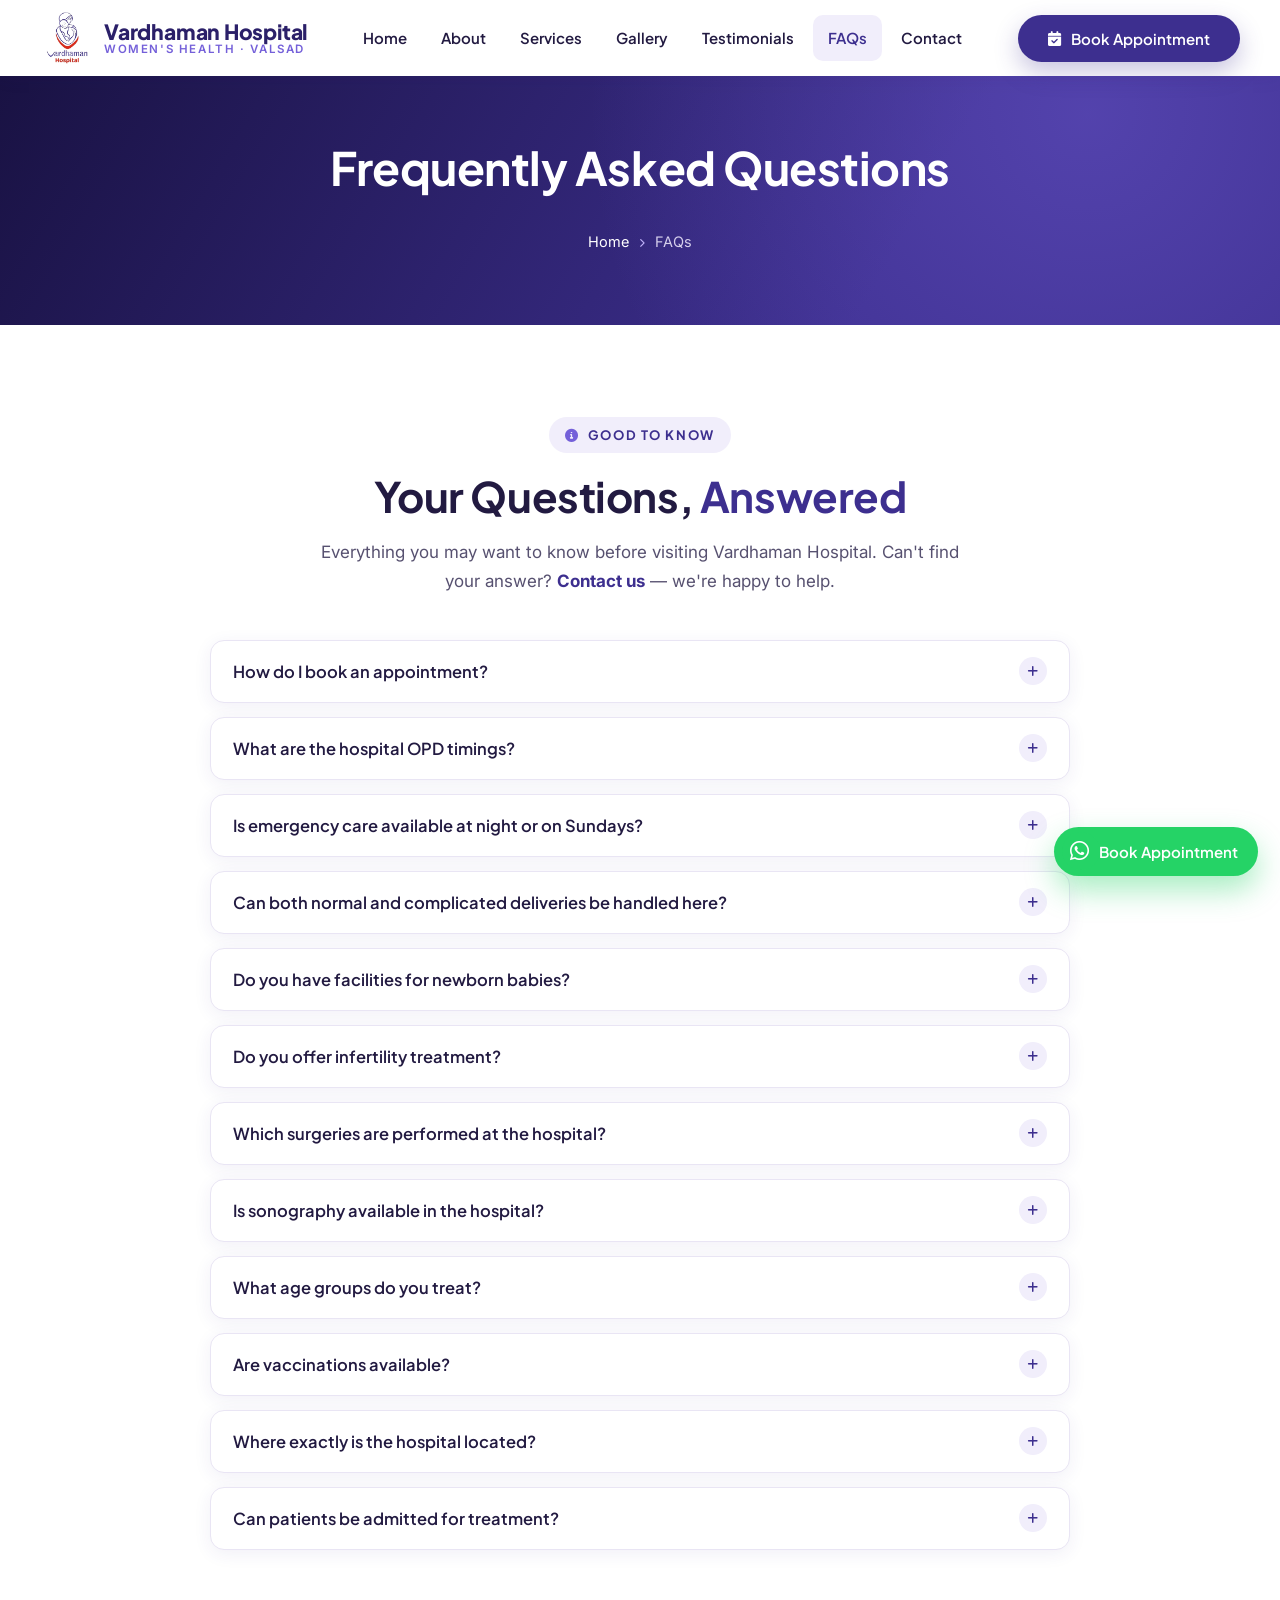
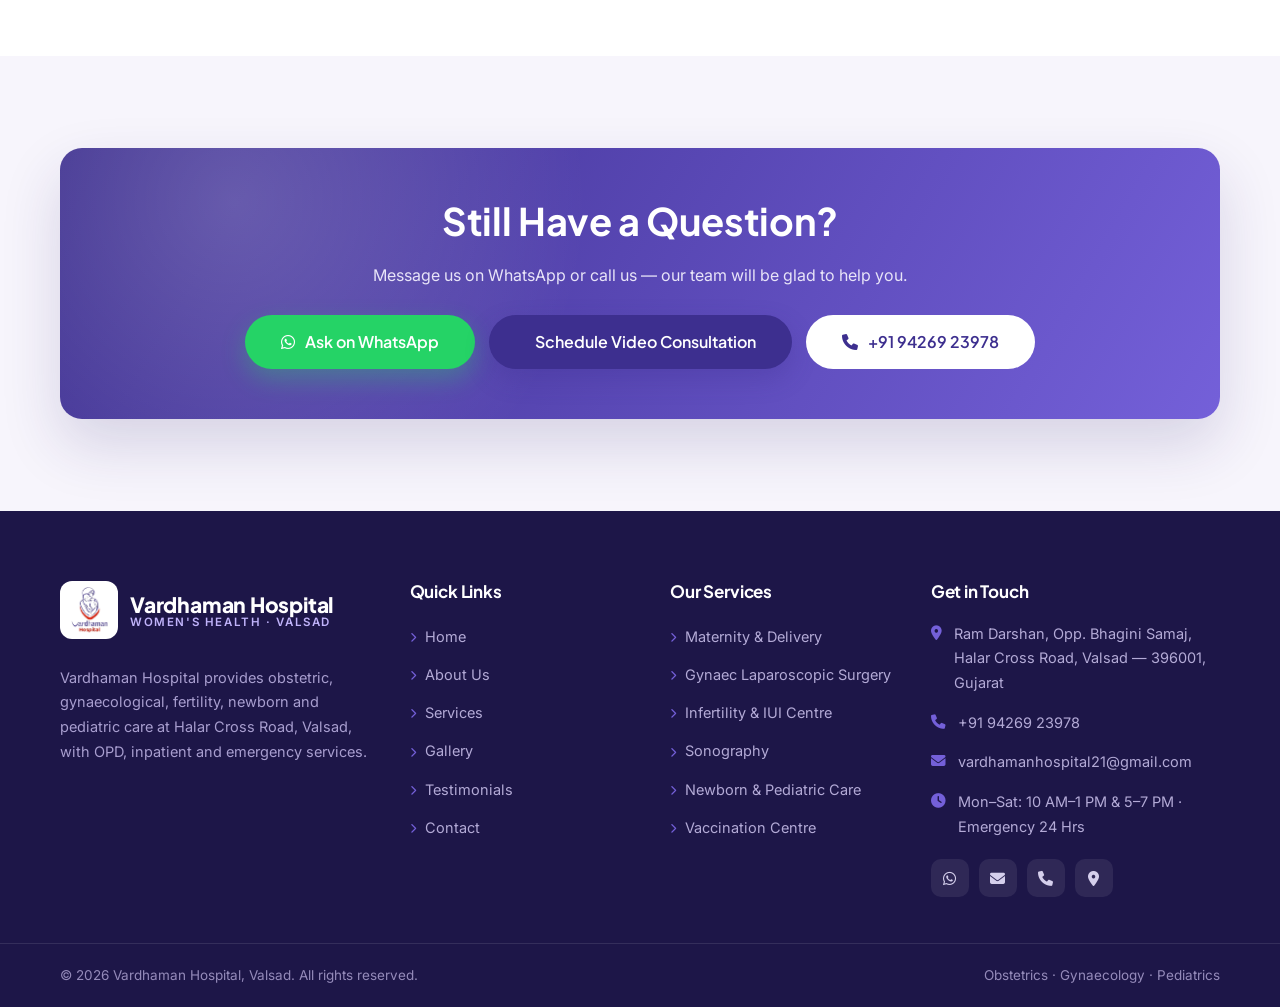
<file: faq.html>
<!DOCTYPE html>
<html lang="en">

<head>
  <meta charset="UTF-8">
  <meta name="viewport" content="width=device-width, initial-scale=1.0">
  <title>FAQs | Vardhaman Hospital — Valsad</title>
  <meta name="description"
    content="Frequently asked questions about Vardhaman Hospital, Valsad — appointments, OPD timings, delivery, emergency services, IUI treatment, vaccination and more.">
  <meta name="theme-color" content="#3d2f8f">

  <!--===== FAVICON =====-->
  <link rel="icon" href="assets/img/vardhaman/logo/favicon.ico" sizes="any">
  <link rel="icon" type="image/png" sizes="32x32" href="assets/img/vardhaman/logo/favicon-32x32.png">
  <link rel="icon" type="image/png" sizes="16x16" href="assets/img/vardhaman/logo/favicon-16x16.png">
  <link rel="apple-touch-icon" href="assets/img/vardhaman/logo/apple-touch-icon.png">

  <!--===== FONTS =====-->
  <link rel="preconnect" href="https://fonts.googleapis.com">
  <link rel="preconnect" href="https://fonts.gstatic.com" crossorigin>
  <link href="https://fonts.googleapis.com/css2?family=Plus+Jakarta+Sans:wght@500;600;700;800&family=Inter:wght@400;500;600&display=swap" rel="stylesheet">

  <!--===== CSS =====-->
  <link rel="stylesheet" href="assets/css/fa-subset.css">
  <link rel="stylesheet" href="assets/css/vardhaman.css">
</head>

<body>
  <div class="sd-preloader" aria-hidden="true">
    <div class="sd-preloader__card">
      <span class="sd-preloader__ring"></span>
      <img src="assets/img/vardhaman/logo/vardhaman-logo.webp" alt="" class="sd-preloader__logo">
    </div>
  </div>

  <!--===== FLOATING WHATSAPP + TOP =====-->
  <a class="sd-wa" href="https://shrtn.in/iTYYtM" target="_blank" rel="noopener" aria-label="Book on WhatsApp">
    <span class="sd-wa__pulse"></span><i class="fa-brands fa-whatsapp"></i><span class="sd-wa__label">Book Appointment</span>
  </a>
  <button class="sd-top" aria-label="Back to top"><i class="fa-solid fa-arrow-up"></i></button>

  <!--===== HEADER =====-->
  <header class="sd-header">
    <div class="sd-container sd-header__in">
      <a href="index.html" class="sd-brand">
        <img src="assets/img/vardhaman/logo/vardhaman-logo.webp" alt="Vardhaman Hospital logo" class="sd-brand__mark">
        <span class="sd-brand__tx"><b>Vardhaman Hospital</b><span>Women's Health · Valsad</span></span>
      </a>
      <nav class="sd-nav">
        <a href="index.html">Home</a>
        <a href="about.html">About</a>
        <a href="services.html">Services</a>
        <a href="gallery.html">Gallery</a>
        <a href="testimonial.html">Testimonials</a>
        <a href="faq.html" class="active">FAQs</a>
        <a href="contact.html">Contact</a>
      </nav>
      <div class="sd-header__cta">
        <a rel="noopener" target="_blank" href="https://shrtn.in/iTYYtM" class="sd-btn sd-btn--primary"><i class="fa-solid fa-calendar-check"></i> Book Appointment</a>
        <button class="sd-burger" aria-label="Open menu"><i class="fa-solid fa-bars-staggered"></i></button>
      </div>
    </div>
  </header>

  <!--===== MOBILE DRAWER =====-->
  <div class="sd-offcanvas">
  <div class="sd-overlay"></div>
  <aside class="sd-drawer" aria-label="Mobile menu">
    <div class="sd-drawer__head">
      <a href="index.html" class="sd-brand">
        <img src="assets/img/vardhaman/logo/vardhaman-logo.webp" alt="Vardhaman Hospital logo" class="sd-brand__mark">
        <span class="sd-brand__tx"><b>Vardhaman Hospital</b><span>Women's Health · Valsad</span></span>
      </a>
      <button class="sd-drawer__close" aria-label="Close menu"><i class="fa-solid fa-xmark"></i></button>
    </div>
    <nav>
      <a href="index.html">Home</a>
      <a href="about.html">About</a>
      <a href="services.html">Services</a>
      <a href="gallery.html">Gallery</a>
      <a href="testimonial.html">Testimonials</a>
      <a href="faq.html" class="active">FAQs</a>
      <a href="contact.html">Contact</a>
    </nav>
    <div class="sd-drawer__cta">
      <a href="https://shrtn.in/iTYYtM" target="_blank" rel="noopener" class="sd-btn sd-btn--wa"><i class="fa-brands fa-whatsapp"></i> Book on WhatsApp</a>
      <a href="tel:+919426923978" class="sd-btn sd-btn--ghost"><i class="fa-solid fa-phone"></i> Call Now</a>
    </div>
    <div class="sd-drawer__contact">
      <a href="https://www.google.com/maps?q=Vardhaman+Hospital+Halar+Cross+Road+Valsad" target="_blank" rel="noopener"><i class="fa-solid fa-location-dot"></i> Ram Darshan, Opp. Bhagini Samaj, Halar Cross Road, Valsad — 396001</a>
      <a href="mailto:vardhamanhospital21@gmail.com"><i class="fa-solid fa-envelope"></i> vardhamanhospital21@gmail.com</a>
    </div>
  </aside>
  </div>

  <!--===== PAGE HERO =====-->
  <section class="sd-pagehero">
    <div class="sd-container">
      <h1>Frequently Asked Questions</h1>
      <div class="sd-crumb"><a href="index.html">Home</a> <i class="fa-solid fa-chevron-right"></i> <span>FAQs</span></div>
    </div>
  </section>

  <!--===== FAQ =====-->
  <section class="sd-section">
    <div class="sd-container">
      <div class="sd-head-center" style="margin-bottom:44px;">
        <span class="sd-eyebrow"><i class="fa-solid fa-circle-info"></i> Good to Know</span>
        <h2 class="sd-title">Your Questions, <span class="hl">Answered</span></h2>
        <p class="sd-lead sd-narrow">Everything you may want to know before visiting Vardhaman Hospital. Can't find your answer? <a href="contact.html"><strong>Contact us</strong></a> — we're happy to help.</p>
      </div>
      <div class="sd-faq">
        <div class="sd-faq__item">
          <button class="sd-faq__q">How do I book an appointment?</button>
          <div class="sd-faq__a"><p>Simply call us on <a href="tel:+919426923978"><strong>+91 94269 23978</strong></a> or message us on WhatsApp. Appointments are given on a first-come, first-served basis.</p></div>
        </div>
        <div class="sd-faq__item">
          <button class="sd-faq__q">What are the hospital OPD timings?</button>
          <div class="sd-faq__a"><p>OPD runs Monday to Saturday — mornings from 10:00 AM to 1:00 PM and evenings from 5:00 PM to 7:00 PM. Individual doctors have their own consultation hours, listed on our <a href="contact.html">Contact page</a>.</p></div>
        </div>
        <div class="sd-faq__item">
          <button class="sd-faq__q">Is emergency care available at night or on Sundays?</button>
          <div class="sd-faq__a"><p>Yes. Gynaec, obstetric and pediatric emergency facilities are available <strong>24 hours a day, every day</strong> — including nights, Sundays and holidays.</p></div>
        </div>
        <div class="sd-faq__item">
          <button class="sd-faq__q">Can both normal and complicated deliveries be handled here?</button>
          <div class="sd-faq__a"><p>Yes. Our hospital has a fully equipped labour room and operation theatre, and our obstetricians manage both normal and complicated deliveries, with 24-hour emergency backup.</p></div>
        </div>
        <div class="sd-faq__item">
          <button class="sd-faq__q">Do you have facilities for newborn babies?</button>
          <div class="sd-faq__a"><p>Yes. We have a <strong>NICU (newborn intensive care unit)</strong> and a <strong>phototherapy unit</strong> for newborn jaundice, along with a consultant pediatrician, Dr. Piyush B. Patel (M.B.B.S., M.D., D.C.H.), and 24 Hrs pediatric emergency support.</p></div>
        </div>
        <div class="sd-faq__item">
          <button class="sd-faq__q">Do you offer infertility treatment?</button>
          <div class="sd-faq__a"><p>Yes. Vardhaman Hospital has a dedicated <strong>infertility treatment centre with IUI</strong> (intrauterine insemination). Our gynaecologists will first evaluate both partners and then recommend the most suitable treatment path.</p></div>
        </div>
        <div class="sd-faq__item">
          <button class="sd-faq__q">Which surgeries are performed at the hospital?</button>
          <div class="sd-faq__a"><p>We perform hysterectomy (vaginal, abdominal and laparoscopic), diagnostic &amp; operative laparoscopy and hysteroscopy, laparotomy and laparoscopic tubal ligation. Surgeries are performed by our gynaecologists along with Dr. Pradeep V. Mistry, a general &amp; laparoscopic surgeon with 43 years of experience.</p></div>
        </div>
        <div class="sd-faq__item">
          <button class="sd-faq__q">Is sonography available in the hospital?</button>
          <div class="sd-faq__a"><p>Yes, sonography is available in-house — for pregnancy monitoring as well as gynaecological diagnosis — so you don't need to visit a separate centre.</p></div>
        </div>
        <div class="sd-faq__item">
          <button class="sd-faq__q">What age groups do you treat?</button>
          <div class="sd-faq__a"><p>We provide care for girls, adolescents, expecting mothers and women through menopause and later-life health concerns. Pediatric services are available for children who need newborn or child health support.</p></div>
        </div>
        <div class="sd-faq__item">
          <button class="sd-faq__q">Are vaccinations available?</button>
          <div class="sd-faq__a"><p>Yes, our vaccination centre provides immunisation for newborns and children, as well as vaccines recommended for women at different stages of life.</p></div>
        </div>
        <div class="sd-faq__item">
          <button class="sd-faq__q">Where exactly is the hospital located?</button>
          <div class="sd-faq__a"><p>We are at <strong>Ram Darshan, Opp. Bhagini Samaj, Halar Cross Road, Valsad – 396001, Gujarat</strong>. You can find us on <a href="https://www.google.com/maps?q=Vardhaman+Hospital+Halar+Cross+Road+Valsad" target="_blank" rel="noopener">Google Maps</a>.</p></div>
        </div>
        <div class="sd-faq__item">
          <button class="sd-faq__q">Can patients be admitted for treatment?</button>
          <div class="sd-faq__a"><p>Yes. Vardhaman Hospital has <strong>indoor (inpatient) facilities</strong> in addition to the OPD — for deliveries, surgeries and treatments that need hospital stay.</p></div>
        </div>
      </div>
    </div>
  </section>

  <!--===== CTA =====-->
  <section class="sd-section sd-section--soft">
    <div class="sd-container">
      <div class="sd-cta">
        <h2>Still Have a Question?</h2>
        <p>Message us on WhatsApp or call us — our team will be glad to help you.</p>
        <div class="sd-cta__btns">
          <a href="https://api.whatsapp.com/send/?phone=919426923978&text=Hello%20Vardhaman%20Hospital%2C%20I%20have%20a%20question." target="_blank" rel="noopener" class="sd-btn sd-btn--wa sd-btn--lg"><i class="fa-brands fa-whatsapp"></i> Ask on WhatsApp</a>
          <a href="https://shrtn.in/iTYYtM" target="_blank" rel="noopener" class="sd-btn sd-btn--primary sd-btn--lg"><i class="fa-solid fa-video"></i> Schedule Video Consultation</a>
          <a href="tel:+919426923978" class="sd-btn sd-btn--light sd-btn--lg"><i class="fa-solid fa-phone"></i> +91 94269 23978</a>
        </div>
      </div>
    </div>
  </section>

  <!--===== FOOTER =====-->
  <footer class="sd-footer">
    <div class="sd-container">
      <div class="sd-footer__grid">
        <div class="sd-footer__about">
          <a href="index.html" class="sd-brand">
            <img src="assets/img/vardhaman/logo/vardhaman-logo.webp" alt="Vardhaman Hospital logo" class="sd-brand__mark">
            <span class="sd-brand__tx"><b>Vardhaman Hospital</b><span>Women's Health · Valsad</span></span>
          </a>
          <p>Vardhaman Hospital provides obstetric, gynaecological, fertility, newborn and pediatric care at Halar Cross Road, Valsad, with OPD, inpatient and emergency services.</p>
        </div>
        <div>
          <h4>Quick Links</h4>
          <ul class="sd-footer__links">
            <li><a href="index.html"><i class="fa-solid fa-chevron-right"></i> Home</a></li>
            <li><a href="about.html"><i class="fa-solid fa-chevron-right"></i> About Us</a></li>
            <li><a href="services.html"><i class="fa-solid fa-chevron-right"></i> Services</a></li>
            <li><a href="gallery.html"><i class="fa-solid fa-chevron-right"></i> Gallery</a></li>
            <li><a href="testimonial.html"><i class="fa-solid fa-chevron-right"></i> Testimonials</a></li>
            <li><a href="contact.html"><i class="fa-solid fa-chevron-right"></i> Contact</a></li>
          </ul>
        </div>
        <div>
          <h4>Our Services</h4>
          <ul class="sd-footer__links">
            <li><a href="services.html"><i class="fa-solid fa-chevron-right"></i> Maternity &amp; Delivery</a></li>
            <li><a href="services.html"><i class="fa-solid fa-chevron-right"></i> Gynaec Laparoscopic Surgery</a></li>
            <li><a href="services.html"><i class="fa-solid fa-chevron-right"></i> Infertility &amp; IUI Centre</a></li>
            <li><a href="services.html"><i class="fa-solid fa-chevron-right"></i> Sonography</a></li>
            <li><a href="services.html"><i class="fa-solid fa-chevron-right"></i> Newborn &amp; Pediatric Care</a></li>
            <li><a href="services.html"><i class="fa-solid fa-chevron-right"></i> Vaccination Centre</a></li>
          </ul>
        </div>
        <div>
          <h4>Get in Touch</h4>
          <ul class="sd-footer__contact">
            <li><i class="fa-solid fa-location-dot"></i> <span>Ram Darshan, Opp. Bhagini Samaj, Halar Cross Road, Valsad — 396001, Gujarat</span></li>
            <li><i class="fa-solid fa-phone"></i> <span><a href="tel:+919426923978">+91 94269 23978</a></span></li>
            <li><i class="fa-solid fa-envelope"></i> <a href="mailto:vardhamanhospital21@gmail.com">vardhamanhospital21@gmail.com</a></li>
            <li><i class="fa-solid fa-clock"></i> <span>Mon–Sat: 10 AM–1 PM &amp; 5–7 PM · Emergency 24 Hrs</span></li>
          </ul>
          <div class="sd-footer__social">
            <a href="https://api.whatsapp.com/send/?phone=919426923978" target="_blank" rel="noopener" aria-label="WhatsApp"><i class="fa-brands fa-whatsapp"></i></a>
            <a href="mailto:vardhamanhospital21@gmail.com" aria-label="Email"><i class="fa-solid fa-envelope"></i></a>
            <a href="tel:+919426923978" aria-label="Phone"><i class="fa-solid fa-phone"></i></a>
            <a href="https://www.google.com/maps?q=Vardhaman+Hospital+Halar+Cross+Road+Valsad" target="_blank" rel="noopener" aria-label="Map"><i class="fa-solid fa-location-dot"></i></a>
          </div>
        </div>
      </div>
    </div>
    <div class="sd-footer__bar">
      <div class="sd-container" style="display:flex; justify-content:space-between; gap:14px; flex-wrap:wrap; width:100%;">
        <span>© 2026 Vardhaman Hospital, Valsad. All rights reserved.</span>
        <span>Obstetrics · Gynaecology · Pediatrics</span>
      </div>
    </div>
  </footer>

  <!--===== JS =====-->
  <script defer src="assets/js/vardhaman.js"></script>
</body>

</html>
</file>
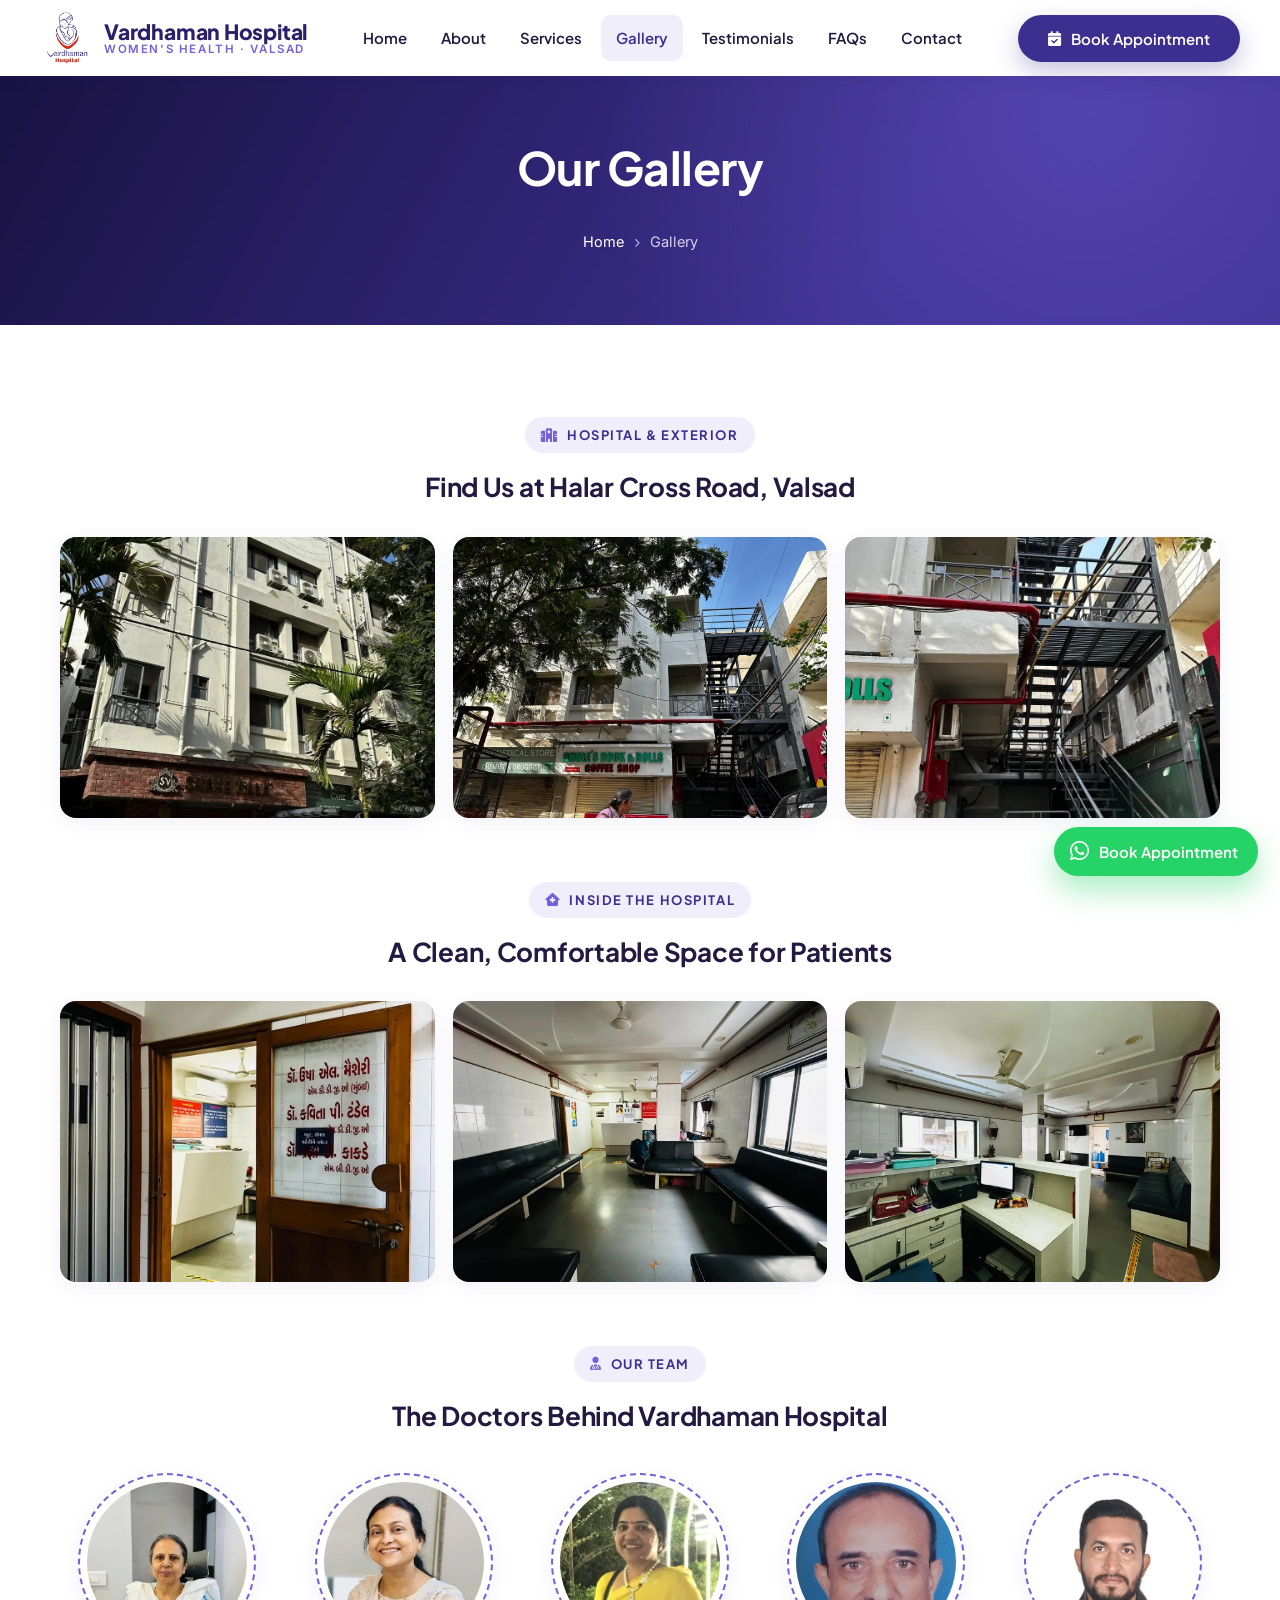
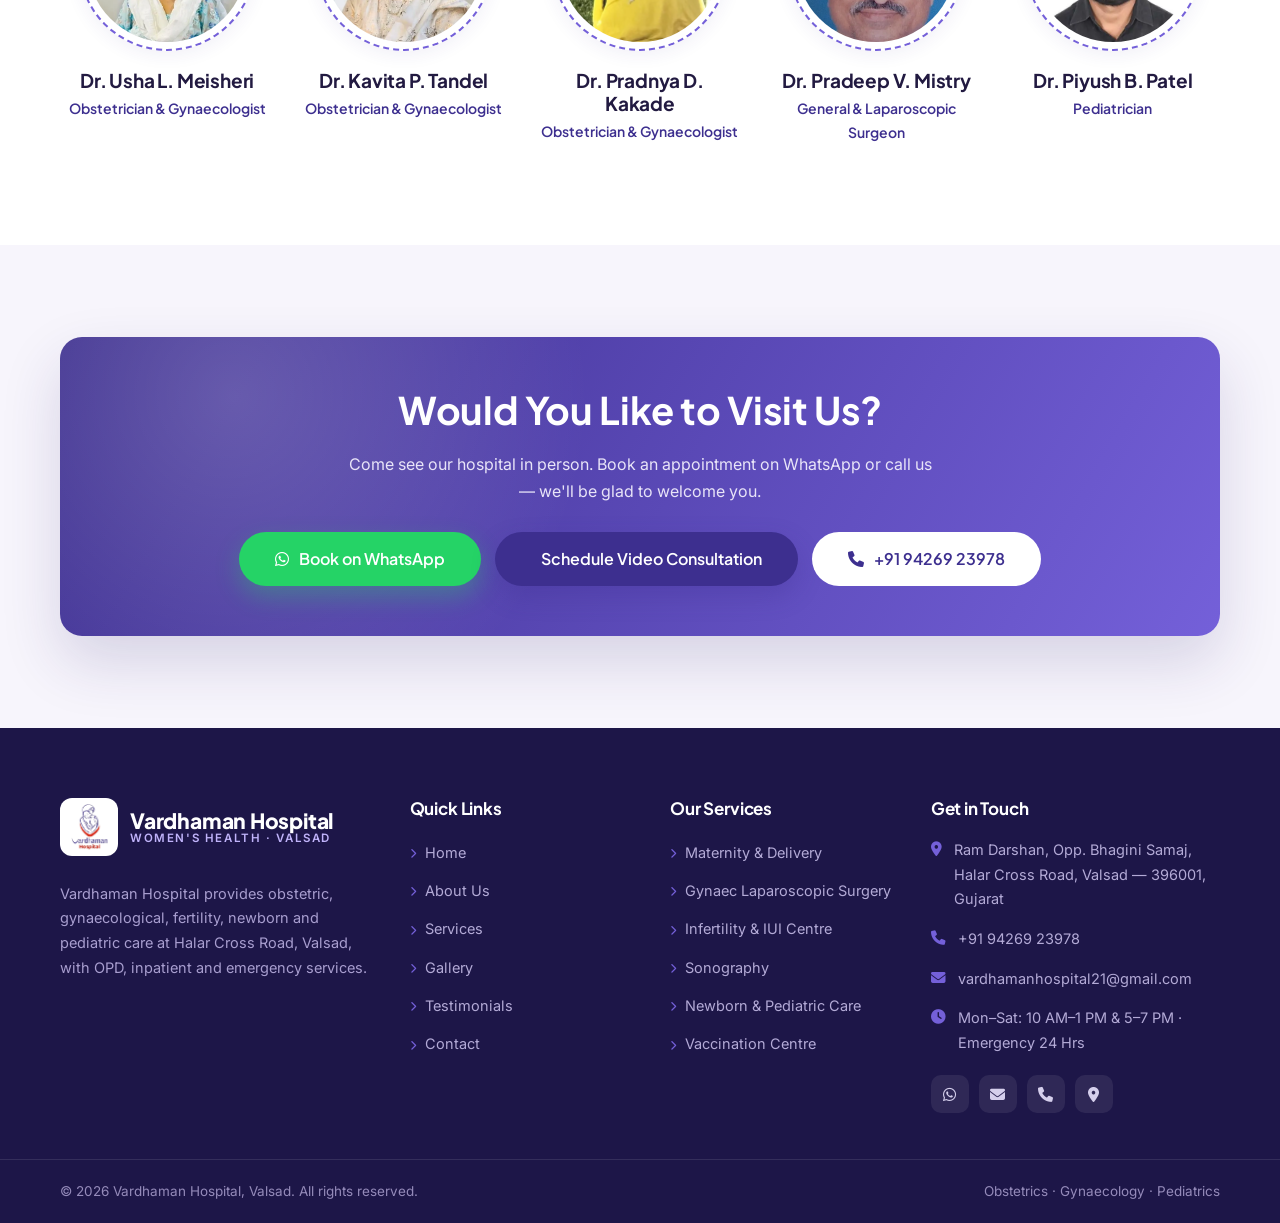
<file: gallery.html>
<!DOCTYPE html>
<html lang="en">

<head>
  <meta charset="UTF-8">
  <meta name="viewport" content="width=device-width, initial-scale=1.0">
  <title>Gallery | Vardhaman Hospital — Valsad</title>
  <meta name="description"
    content="Photo gallery of Vardhaman Hospital, Valsad — hospital building at Halar Cross Road, OPD entrance, waiting area, reception and our team of doctors.">
  <meta name="theme-color" content="#3d2f8f">

  <!--===== FAVICON =====-->
  <link rel="icon" href="assets/img/vardhaman/logo/favicon.ico" sizes="any">
  <link rel="icon" type="image/png" sizes="32x32" href="assets/img/vardhaman/logo/favicon-32x32.png">
  <link rel="icon" type="image/png" sizes="16x16" href="assets/img/vardhaman/logo/favicon-16x16.png">
  <link rel="apple-touch-icon" href="assets/img/vardhaman/logo/apple-touch-icon.png">

  <!--===== FONTS =====-->
  <link rel="preconnect" href="https://fonts.googleapis.com">
  <link rel="preconnect" href="https://fonts.gstatic.com" crossorigin>
  <link href="https://fonts.googleapis.com/css2?family=Plus+Jakarta+Sans:wght@500;600;700;800&family=Inter:wght@400;500;600&display=swap" rel="stylesheet">

  <!--===== CSS =====-->
  <link rel="stylesheet" href="assets/css/fa-subset.css">
  <link rel="stylesheet" href="assets/css/vardhaman.css">
</head>

<body>
  <div class="sd-preloader" aria-hidden="true">
    <div class="sd-preloader__card">
      <span class="sd-preloader__ring"></span>
      <img src="assets/img/vardhaman/logo/vardhaman-logo.webp" alt="" class="sd-preloader__logo">
    </div>
  </div>

  <!--===== FLOATING WHATSAPP + TOP =====-->
  <a class="sd-wa" href="https://shrtn.in/iTYYtM" target="_blank" rel="noopener" aria-label="Book on WhatsApp">
    <span class="sd-wa__pulse"></span><i class="fa-brands fa-whatsapp"></i><span class="sd-wa__label">Book Appointment</span>
  </a>
  <button class="sd-top" aria-label="Back to top"><i class="fa-solid fa-arrow-up"></i></button>

  <!--===== HEADER =====-->
  <header class="sd-header">
    <div class="sd-container sd-header__in">
      <a href="index.html" class="sd-brand">
        <img src="assets/img/vardhaman/logo/vardhaman-logo.webp" alt="Vardhaman Hospital logo" class="sd-brand__mark">
        <span class="sd-brand__tx"><b>Vardhaman Hospital</b><span>Women's Health · Valsad</span></span>
      </a>
      <nav class="sd-nav">
        <a href="index.html">Home</a>
        <a href="about.html">About</a>
        <a href="services.html">Services</a>
        <a href="gallery.html" class="active">Gallery</a>
        <a href="testimonial.html">Testimonials</a>
        <a href="faq.html">FAQs</a>
        <a href="contact.html">Contact</a>
      </nav>
      <div class="sd-header__cta">
        <a rel="noopener" target="_blank" href="https://shrtn.in/iTYYtM" class="sd-btn sd-btn--primary"><i class="fa-solid fa-calendar-check"></i> Book Appointment</a>
        <button class="sd-burger" aria-label="Open menu"><i class="fa-solid fa-bars-staggered"></i></button>
      </div>
    </div>
  </header>

  <!--===== MOBILE DRAWER =====-->
  <div class="sd-offcanvas">
  <div class="sd-overlay"></div>
  <aside class="sd-drawer" aria-label="Mobile menu">
    <div class="sd-drawer__head">
      <a href="index.html" class="sd-brand">
        <img src="assets/img/vardhaman/logo/vardhaman-logo.webp" alt="Vardhaman Hospital logo" class="sd-brand__mark">
        <span class="sd-brand__tx"><b>Vardhaman Hospital</b><span>Women's Health · Valsad</span></span>
      </a>
      <button class="sd-drawer__close" aria-label="Close menu"><i class="fa-solid fa-xmark"></i></button>
    </div>
    <nav>
      <a href="index.html">Home</a>
      <a href="about.html">About</a>
      <a href="services.html">Services</a>
      <a href="gallery.html" class="active">Gallery</a>
      <a href="testimonial.html">Testimonials</a>
      <a href="faq.html">FAQs</a>
      <a href="contact.html">Contact</a>
    </nav>
    <div class="sd-drawer__cta">
      <a href="https://shrtn.in/iTYYtM" target="_blank" rel="noopener" class="sd-btn sd-btn--wa"><i class="fa-brands fa-whatsapp"></i> Book on WhatsApp</a>
      <a href="tel:+919426923978" class="sd-btn sd-btn--ghost"><i class="fa-solid fa-phone"></i> Call Now</a>
    </div>
    <div class="sd-drawer__contact">
      <a href="https://www.google.com/maps?q=Vardhaman+Hospital+Halar+Cross+Road+Valsad" target="_blank" rel="noopener"><i class="fa-solid fa-location-dot"></i> Ram Darshan, Opp. Bhagini Samaj, Halar Cross Road, Valsad — 396001</a>
      <a href="mailto:vardhamanhospital21@gmail.com"><i class="fa-solid fa-envelope"></i> vardhamanhospital21@gmail.com</a>
    </div>
  </aside>
  </div>

  <!--===== PAGE HERO =====-->
  <section class="sd-pagehero">
    <div class="sd-container">
      <h1>Our Gallery</h1>
      <div class="sd-crumb"><a href="index.html">Home</a> <i class="fa-solid fa-chevron-right"></i> <span>Gallery</span></div>
    </div>
  </section>

  <!--===== GALLERY =====-->
  <section class="sd-section">
    <div class="sd-container">

      <!-- Hospital & Exterior -->
      <div class="sd-head-center" style="margin-bottom:34px;">
        <span class="sd-eyebrow"><i class="fa-solid fa-hospital"></i> Hospital &amp; Exterior</span>
        <h2 class="sd-title" style="font-size:26px;">Find Us at Halar Cross Road, Valsad</h2>
      </div>
      <div class="sd-gallery sd-popup-gallery" style="margin-bottom:64px;">
        <a href="assets/img/vardhaman/photos/building-front.webp" class="sd-gallery__item"><img src="assets/img/vardhaman/photos/building-front.webp" alt="Vardhaman Hospital building, Halar Cross Road, Valsad" loading="lazy" decoding="async"><span class="sd-gallery__cap">Hospital Building</span></a>
        <a href="assets/img/vardhaman/photos/building-view.webp" class="sd-gallery__item"><img src="assets/img/vardhaman/photos/building-view.webp" alt="Street view of the Vardhaman Hospital building" loading="lazy" decoding="async"><span class="sd-gallery__cap">Street View</span></a>
        <a href="assets/img/vardhaman/photos/staircase.webp" class="sd-gallery__item"><img src="assets/img/vardhaman/photos/staircase.webp" alt="Access staircase to Vardhaman Hospital" loading="lazy" decoding="async"><span class="sd-gallery__cap">Hospital Access</span></a>
      </div>

      <!-- Inside the Hospital -->
      <div class="sd-head-center" style="margin-bottom:34px;">
        <span class="sd-eyebrow"><i class="fa-solid fa-house-medical"></i> Inside the Hospital</span>
        <h2 class="sd-title" style="font-size:26px;">A Clean, Comfortable Space for Patients</h2>
      </div>
      <div class="sd-gallery sd-popup-gallery" style="margin-bottom:64px;">
        <a href="assets/img/vardhaman/photos/entrance.webp" class="sd-gallery__item"><img src="assets/img/vardhaman/photos/entrance.webp" alt="OPD entrance at Vardhaman Hospital with consultant name board" loading="lazy" decoding="async"><span class="sd-gallery__cap">OPD Entrance</span></a>
        <a href="assets/img/vardhaman/photos/waiting-area.webp" class="sd-gallery__item"><img src="assets/img/vardhaman/photos/waiting-area.webp" alt="Patient waiting area at Vardhaman Hospital" loading="lazy" decoding="async"><span class="sd-gallery__cap">Waiting Area</span></a>
        <a href="assets/img/vardhaman/photos/reception.webp" class="sd-gallery__item"><img src="assets/img/vardhaman/photos/reception.webp" alt="Reception desk at Vardhaman Hospital" loading="lazy" decoding="async"><span class="sd-gallery__cap">Reception</span></a>
      </div>

      <!-- Our Team -->
      <div class="sd-head-center" style="margin-bottom:34px;">
        <span class="sd-eyebrow"><i class="fa-solid fa-user-doctor"></i> Our Team</span>
        <h2 class="sd-title" style="font-size:26px;">The Doctors Behind Vardhaman Hospital</h2>
      </div>
      <div class="sd-grid-5">
        <article class="sd-docc">
          <div class="sd-docc__img"><img src="assets/img/vardhaman/team/dr-usha-meisheri.webp" alt="Dr. Usha L. Meisheri" loading="lazy" decoding="async"></div>
          <h3>Dr. Usha L. Meisheri</h3>
          <div class="sd-docc__role">Obstetrician &amp; Gynaecologist</div>
        </article>
        <article class="sd-docc">
          <div class="sd-docc__img"><img src="assets/img/vardhaman/team/dr-kavita-tandel.webp" alt="Dr. Kavita P. Tandel" loading="lazy" decoding="async"></div>
          <h3>Dr. Kavita P. Tandel</h3>
          <div class="sd-docc__role">Obstetrician &amp; Gynaecologist</div>
        </article>
        <article class="sd-docc">
          <div class="sd-docc__img"><img src="assets/img/vardhaman/team/dr-pradnya-kakade.webp" alt="Dr. Pradnya D. Kakade" loading="lazy" decoding="async"></div>
          <h3>Dr. Pradnya D. Kakade</h3>
          <div class="sd-docc__role">Obstetrician &amp; Gynaecologist</div>
        </article>
        <article class="sd-docc">
          <div class="sd-docc__img"><img src="assets/img/vardhaman/team/dr-pradeep-mistry.webp" alt="Dr. Pradeep V. Mistry" loading="lazy" decoding="async"></div>
          <h3>Dr. Pradeep V. Mistry</h3>
          <div class="sd-docc__role">General &amp; Laparoscopic Surgeon</div>
        </article>
        <article class="sd-docc">
          <div class="sd-docc__img"><img src="assets/img/vardhaman/team/dr-piyush-patel.webp" alt="Dr. Piyush B. Patel" loading="lazy" decoding="async"></div>
          <h3>Dr. Piyush B. Patel</h3>
          <div class="sd-docc__role">Pediatrician</div>
        </article>
      </div>

    </div>
  </section>

  <!--===== CTA =====-->
  <section class="sd-section sd-section--soft">
    <div class="sd-container">
      <div class="sd-cta">
        <h2>Would You Like to Visit Us?</h2>
        <p>Come see our hospital in person. Book an appointment on WhatsApp or call us — we'll be glad to welcome you.</p>
        <div class="sd-cta__btns">
          <a href="https://shrtn.in/iTYYtM" target="_blank" rel="noopener" class="sd-btn sd-btn--wa sd-btn--lg"><i class="fa-brands fa-whatsapp"></i> Book on WhatsApp</a>
          <a href="https://shrtn.in/iTYYtM" target="_blank" rel="noopener" class="sd-btn sd-btn--primary sd-btn--lg"><i class="fa-solid fa-video"></i> Schedule Video Consultation</a>
          <a href="tel:+919426923978" class="sd-btn sd-btn--light sd-btn--lg"><i class="fa-solid fa-phone"></i> +91 94269 23978</a>
        </div>
      </div>
    </div>
  </section>

  <!--===== FOOTER =====-->
  <footer class="sd-footer">
    <div class="sd-container">
      <div class="sd-footer__grid">
        <div class="sd-footer__about">
          <a href="index.html" class="sd-brand">
            <img src="assets/img/vardhaman/logo/vardhaman-logo.webp" alt="Vardhaman Hospital logo" class="sd-brand__mark">
            <span class="sd-brand__tx"><b>Vardhaman Hospital</b><span>Women's Health · Valsad</span></span>
          </a>
          <p>Vardhaman Hospital provides obstetric, gynaecological, fertility, newborn and pediatric care at Halar Cross Road, Valsad, with OPD, inpatient and emergency services.</p>
        </div>
        <div>
          <h4>Quick Links</h4>
          <ul class="sd-footer__links">
            <li><a href="index.html"><i class="fa-solid fa-chevron-right"></i> Home</a></li>
            <li><a href="about.html"><i class="fa-solid fa-chevron-right"></i> About Us</a></li>
            <li><a href="services.html"><i class="fa-solid fa-chevron-right"></i> Services</a></li>
            <li><a href="gallery.html"><i class="fa-solid fa-chevron-right"></i> Gallery</a></li>
            <li><a href="testimonial.html"><i class="fa-solid fa-chevron-right"></i> Testimonials</a></li>
            <li><a href="contact.html"><i class="fa-solid fa-chevron-right"></i> Contact</a></li>
          </ul>
        </div>
        <div>
          <h4>Our Services</h4>
          <ul class="sd-footer__links">
            <li><a href="services.html"><i class="fa-solid fa-chevron-right"></i> Maternity &amp; Delivery</a></li>
            <li><a href="services.html"><i class="fa-solid fa-chevron-right"></i> Gynaec Laparoscopic Surgery</a></li>
            <li><a href="services.html"><i class="fa-solid fa-chevron-right"></i> Infertility &amp; IUI Centre</a></li>
            <li><a href="services.html"><i class="fa-solid fa-chevron-right"></i> Sonography</a></li>
            <li><a href="services.html"><i class="fa-solid fa-chevron-right"></i> Newborn &amp; Pediatric Care</a></li>
            <li><a href="services.html"><i class="fa-solid fa-chevron-right"></i> Vaccination Centre</a></li>
          </ul>
        </div>
        <div>
          <h4>Get in Touch</h4>
          <ul class="sd-footer__contact">
            <li><i class="fa-solid fa-location-dot"></i> <span>Ram Darshan, Opp. Bhagini Samaj, Halar Cross Road, Valsad — 396001, Gujarat</span></li>
            <li><i class="fa-solid fa-phone"></i> <span><a href="tel:+919426923978">+91 94269 23978</a></span></li>
            <li><i class="fa-solid fa-envelope"></i> <a href="mailto:vardhamanhospital21@gmail.com">vardhamanhospital21@gmail.com</a></li>
            <li><i class="fa-solid fa-clock"></i> <span>Mon–Sat: 10 AM–1 PM &amp; 5–7 PM · Emergency 24 Hrs</span></li>
          </ul>
          <div class="sd-footer__social">
            <a href="https://api.whatsapp.com/send/?phone=919426923978" target="_blank" rel="noopener" aria-label="WhatsApp"><i class="fa-brands fa-whatsapp"></i></a>
            <a href="mailto:vardhamanhospital21@gmail.com" aria-label="Email"><i class="fa-solid fa-envelope"></i></a>
            <a href="tel:+919426923978" aria-label="Phone"><i class="fa-solid fa-phone"></i></a>
            <a href="https://www.google.com/maps?q=Vardhaman+Hospital+Halar+Cross+Road+Valsad" target="_blank" rel="noopener" aria-label="Map"><i class="fa-solid fa-location-dot"></i></a>
          </div>
        </div>
      </div>
    </div>
    <div class="sd-footer__bar">
      <div class="sd-container" style="display:flex; justify-content:space-between; gap:14px; flex-wrap:wrap; width:100%;">
        <span>© 2026 Vardhaman Hospital, Valsad. All rights reserved.</span>
        <span>Obstetrics · Gynaecology · Pediatrics</span>
      </div>
    </div>
  </footer>

  <!--===== JS =====-->
  <script defer src="assets/js/vardhaman.js"></script>
</body>

</html>
</file>
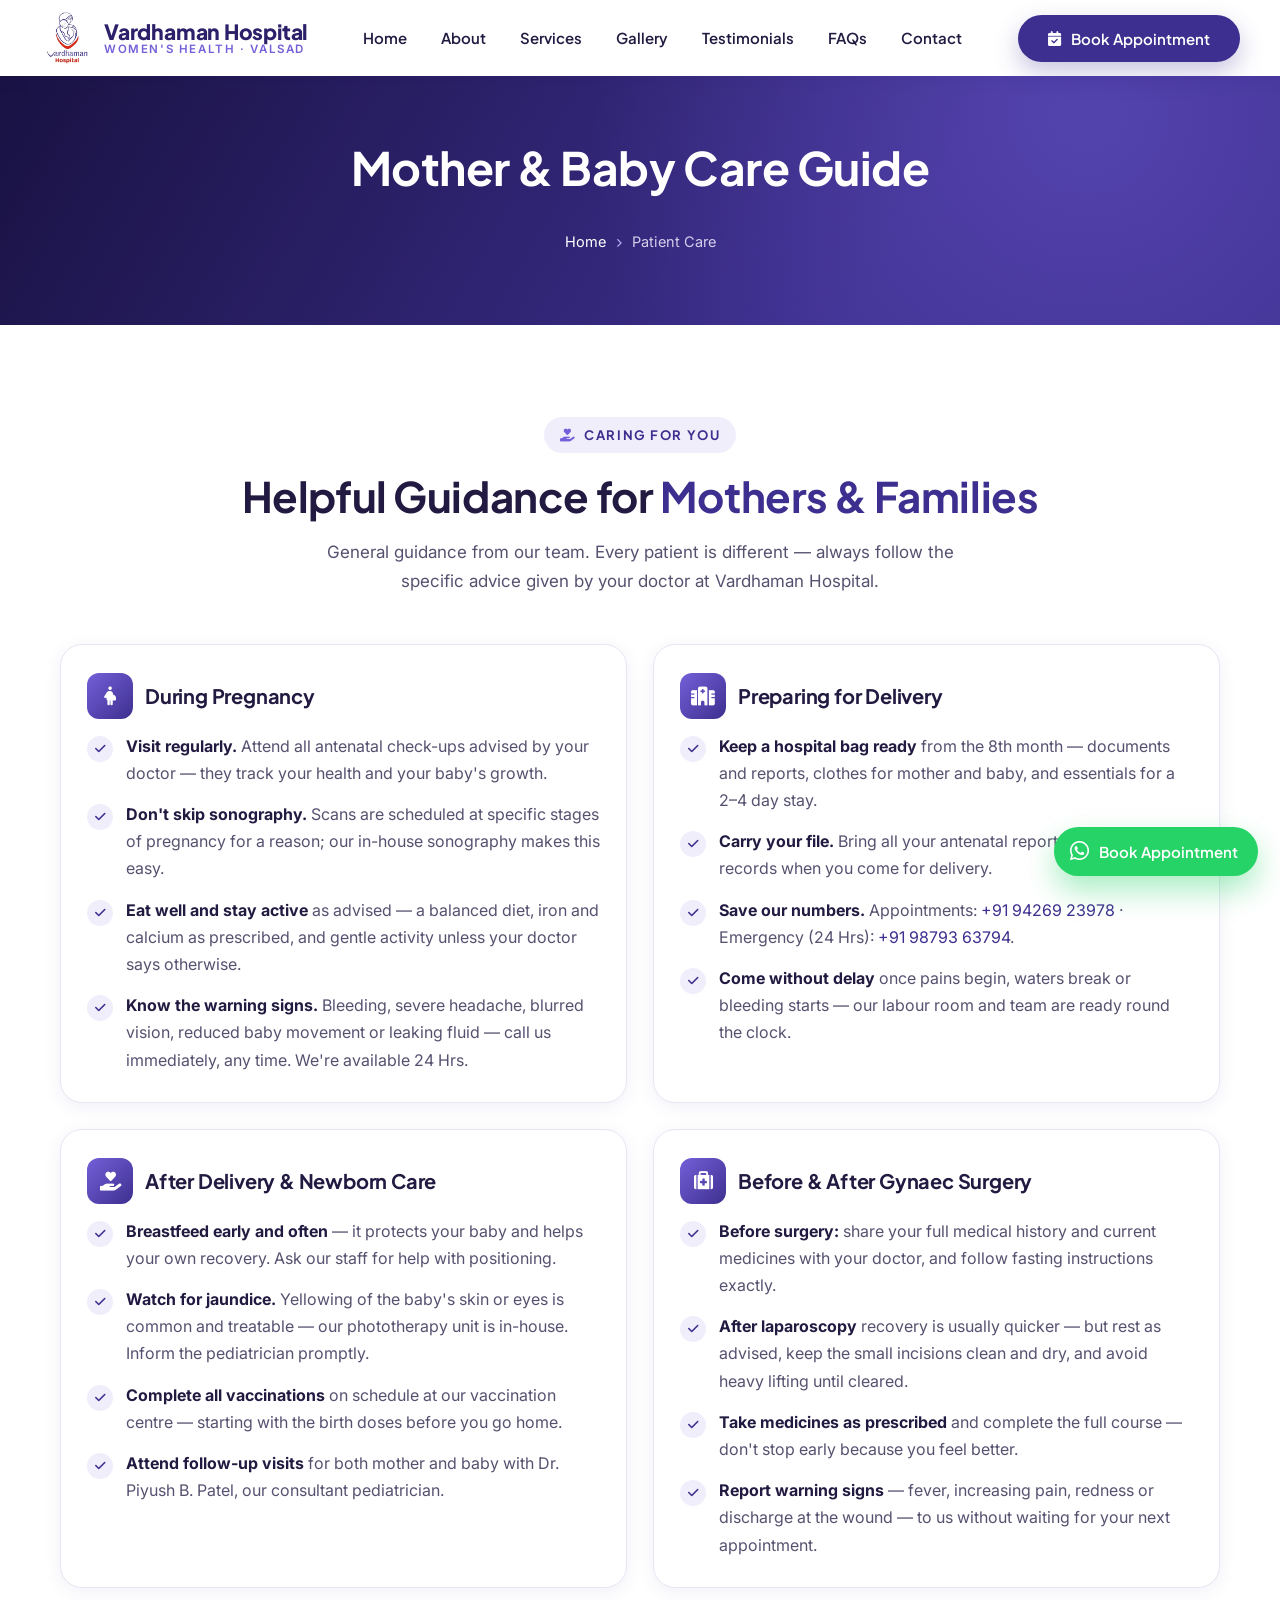
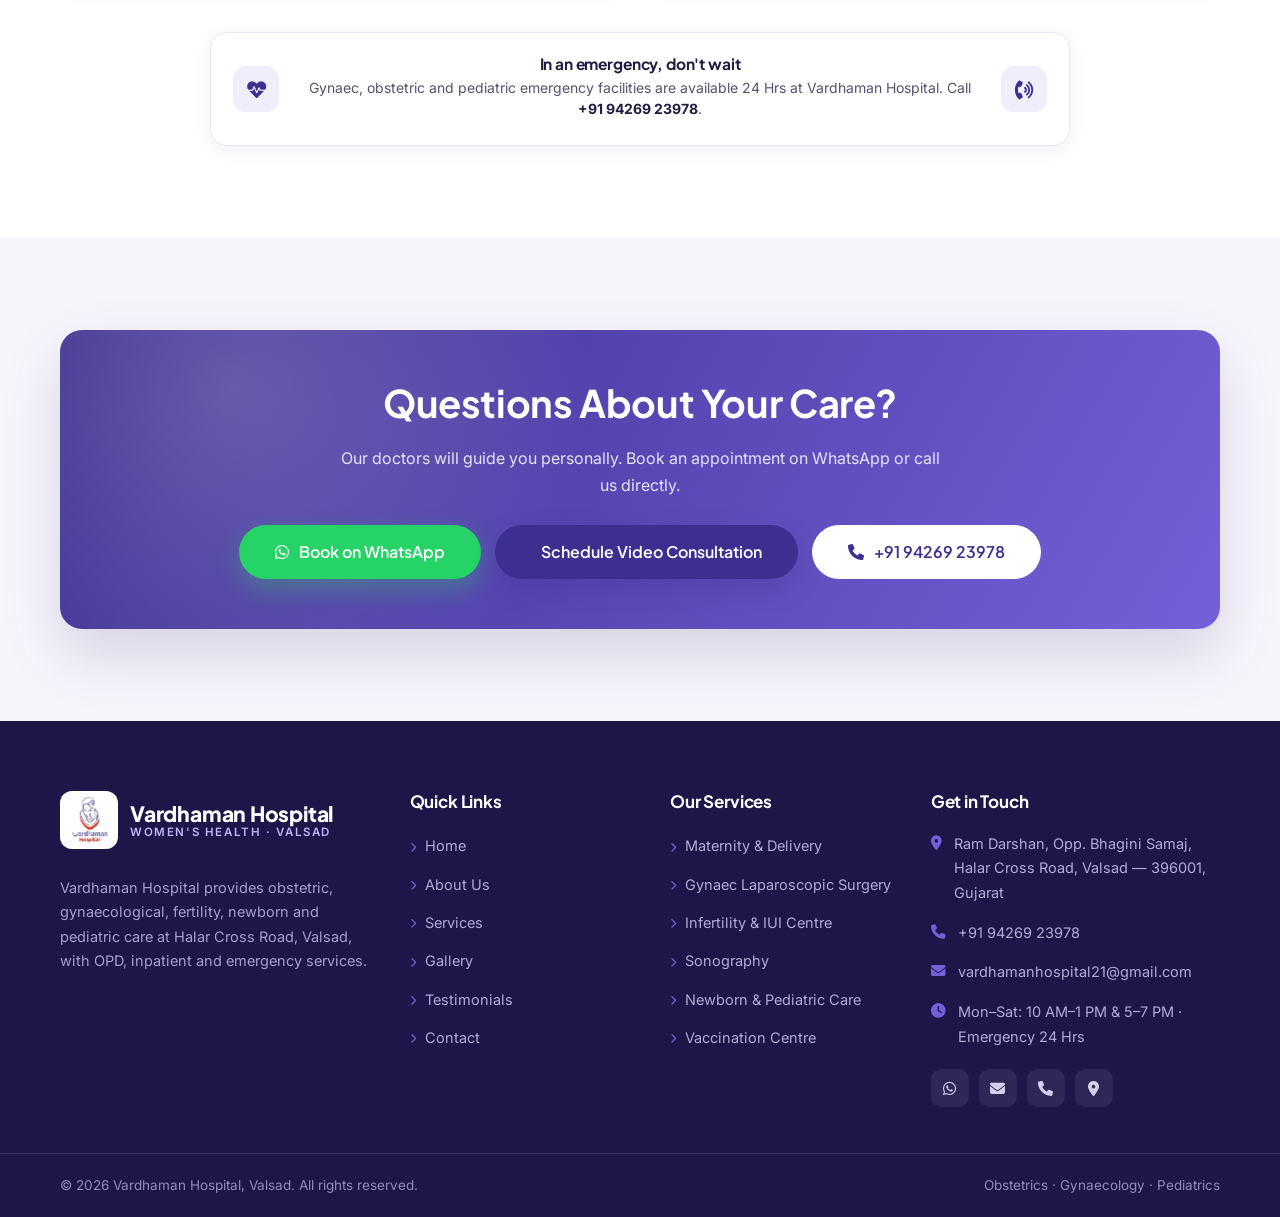
<file: patient-care.html>
<!DOCTYPE html>
<html lang="en">

<head>
  <meta charset="UTF-8">
  <meta name="viewport" content="width=device-width, initial-scale=1.0">
  <title>Mother &amp; Baby Care Guide | Vardhaman Hospital — Valsad</title>
  <meta name="description"
    content="Mother &amp; baby care guidance from Vardhaman Hospital, Valsad — pregnancy check-ups, preparing for delivery, care after gynaecological surgery, newborn care and vaccination.">
  <meta name="theme-color" content="#3d2f8f">

  <!--===== FAVICON =====-->
  <link rel="icon" href="assets/img/vardhaman/logo/favicon.ico" sizes="any">
  <link rel="icon" type="image/png" sizes="32x32" href="assets/img/vardhaman/logo/favicon-32x32.png">
  <link rel="icon" type="image/png" sizes="16x16" href="assets/img/vardhaman/logo/favicon-16x16.png">
  <link rel="apple-touch-icon" href="assets/img/vardhaman/logo/apple-touch-icon.png">

  <!--===== FONTS =====-->
  <link rel="preconnect" href="https://fonts.googleapis.com">
  <link rel="preconnect" href="https://fonts.gstatic.com" crossorigin>
  <link href="https://fonts.googleapis.com/css2?family=Plus+Jakarta+Sans:wght@500;600;700;800&family=Inter:wght@400;500;600&display=swap" rel="stylesheet">

  <!--===== CSS =====-->
  <link rel="stylesheet" href="assets/css/fa-subset.css">
  <link rel="stylesheet" href="assets/css/vardhaman.css">
</head>

<body>
  <div class="sd-preloader" aria-hidden="true">
    <div class="sd-preloader__card">
      <span class="sd-preloader__ring"></span>
      <img src="assets/img/vardhaman/logo/vardhaman-logo.webp" alt="" class="sd-preloader__logo">
    </div>
  </div>

  <!--===== FLOATING WHATSAPP + TOP =====-->
  <a class="sd-wa" href="https://shrtn.in/iTYYtM" target="_blank" rel="noopener" aria-label="Book on WhatsApp">
    <span class="sd-wa__pulse"></span><i class="fa-brands fa-whatsapp"></i><span class="sd-wa__label">Book Appointment</span>
  </a>
  <button class="sd-top" aria-label="Back to top"><i class="fa-solid fa-arrow-up"></i></button>

  <!--===== HEADER =====-->
  <header class="sd-header">
    <div class="sd-container sd-header__in">
      <a href="index.html" class="sd-brand">
        <img src="assets/img/vardhaman/logo/vardhaman-logo.webp" alt="Vardhaman Hospital logo" class="sd-brand__mark">
        <span class="sd-brand__tx"><b>Vardhaman Hospital</b><span>Women's Health · Valsad</span></span>
      </a>
      <nav class="sd-nav">
        <a href="index.html">Home</a>
        <a href="about.html">About</a>
        <a href="services.html">Services</a>
        <a href="gallery.html">Gallery</a>
        <a href="testimonial.html">Testimonials</a>
        <a href="faq.html">FAQs</a>
        <a href="contact.html">Contact</a>
      </nav>
      <div class="sd-header__cta">
        <a rel="noopener" target="_blank" href="https://shrtn.in/iTYYtM" class="sd-btn sd-btn--primary"><i class="fa-solid fa-calendar-check"></i> Book Appointment</a>
        <button class="sd-burger" aria-label="Open menu"><i class="fa-solid fa-bars-staggered"></i></button>
      </div>
    </div>
  </header>

  <!--===== MOBILE DRAWER =====-->
  <div class="sd-offcanvas">
  <div class="sd-overlay"></div>
  <aside class="sd-drawer" aria-label="Mobile menu">
    <div class="sd-drawer__head">
      <a href="index.html" class="sd-brand">
        <img src="assets/img/vardhaman/logo/vardhaman-logo.webp" alt="Vardhaman Hospital logo" class="sd-brand__mark">
        <span class="sd-brand__tx"><b>Vardhaman Hospital</b><span>Women's Health · Valsad</span></span>
      </a>
      <button class="sd-drawer__close" aria-label="Close menu"><i class="fa-solid fa-xmark"></i></button>
    </div>
    <nav>
      <a href="index.html">Home</a>
      <a href="about.html">About</a>
      <a href="services.html">Services</a>
      <a href="gallery.html">Gallery</a>
      <a href="testimonial.html">Testimonials</a>
      <a href="faq.html">FAQs</a>
      <a href="contact.html">Contact</a>
    </nav>
    <div class="sd-drawer__cta">
      <a href="https://shrtn.in/iTYYtM" target="_blank" rel="noopener" class="sd-btn sd-btn--wa"><i class="fa-brands fa-whatsapp"></i> Book on WhatsApp</a>
      <a href="tel:+919426923978" class="sd-btn sd-btn--ghost"><i class="fa-solid fa-phone"></i> Call Now</a>
    </div>
    <div class="sd-drawer__contact">
      <a href="https://www.google.com/maps?q=Vardhaman+Hospital+Halar+Cross+Road+Valsad" target="_blank" rel="noopener"><i class="fa-solid fa-location-dot"></i> Ram Darshan, Opp. Bhagini Samaj, Halar Cross Road, Valsad — 396001</a>
      <a href="mailto:vardhamanhospital21@gmail.com"><i class="fa-solid fa-envelope"></i> vardhamanhospital21@gmail.com</a>
    </div>
  </aside>
  </div>

  <!--===== PAGE HERO =====-->
  <section class="sd-pagehero">
    <div class="sd-container">
      <h1>Mother &amp; Baby Care Guide</h1>
      <div class="sd-crumb"><a href="index.html">Home</a> <i class="fa-solid fa-chevron-right"></i> <span>Patient Care</span></div>
    </div>
  </section>

  <!--===== GUIDE =====-->
  <section class="sd-section">
    <div class="sd-container">
      <div class="sd-head-center" style="margin-bottom:48px;">
        <span class="sd-eyebrow"><i class="fa-solid fa-hand-holding-heart"></i> Caring for You</span>
        <h2 class="sd-title">Helpful Guidance for <span class="hl">Mothers &amp; Families</span></h2>
        <p class="sd-lead sd-narrow">General guidance from our team. Every patient is different — always follow the specific advice given by your doctor at Vardhaman Hospital.</p>
      </div>
      <div class="sd-grid-2">
        <div class="sd-pc-card">
          <h3><span class="sd-pc-ic"><i class="fa-solid fa-person-pregnant"></i></span> During Pregnancy</h3>
          <ul class="sd-feat-list">
            <li><i class="fa-solid fa-check"></i> <span><b>Visit regularly.</b> Attend all antenatal check-ups advised by your doctor — they track your health and your baby's growth.</span></li>
            <li><i class="fa-solid fa-check"></i> <span><b>Don't skip sonography.</b> Scans are scheduled at specific stages of pregnancy for a reason; our in-house sonography makes this easy.</span></li>
            <li><i class="fa-solid fa-check"></i> <span><b>Eat well and stay active</b> as advised — a balanced diet, iron and calcium as prescribed, and gentle activity unless your doctor says otherwise.</span></li>
            <li><i class="fa-solid fa-check"></i> <span><b>Know the warning signs.</b> Bleeding, severe headache, blurred vision, reduced baby movement or leaking fluid — call us immediately, any time. We're available 24 Hrs.</span></li>
          </ul>
        </div>
        <div class="sd-pc-card">
          <h3><span class="sd-pc-ic"><i class="fa-solid fa-hospital"></i></span> Preparing for Delivery</h3>
          <ul class="sd-feat-list">
            <li><i class="fa-solid fa-check"></i> <span><b>Keep a hospital bag ready</b> from the 8th month — documents and reports, clothes for mother and baby, and essentials for a 2–4 day stay.</span></li>
            <li><i class="fa-solid fa-check"></i> <span><b>Carry your file.</b> Bring all your antenatal reports and sonography records when you come for delivery.</span></li>
            <li><i class="fa-solid fa-check"></i> <span><b>Save our numbers.</b> Appointments: <a href="tel:+919426923978" style="display:inline;">+91 94269 23978</a> · Emergency (24 Hrs): <a href="tel:+919879363794" style="display:inline;">+91 98793 63794</a>.</span></li>
            <li><i class="fa-solid fa-check"></i> <span><b>Come without delay</b> once pains begin, waters break or bleeding starts — our labour room and team are ready round the clock.</span></li>
          </ul>
        </div>
        <div class="sd-pc-card">
          <h3><span class="sd-pc-ic"><i class="fa-solid fa-hand-holding-heart"></i></span> After Delivery &amp; Newborn Care</h3>
          <ul class="sd-feat-list">
            <li><i class="fa-solid fa-check"></i> <span><b>Breastfeed early and often</b> — it protects your baby and helps your own recovery. Ask our staff for help with positioning.</span></li>
            <li><i class="fa-solid fa-check"></i> <span><b>Watch for jaundice.</b> Yellowing of the baby's skin or eyes is common and treatable — our phototherapy unit is in-house. Inform the pediatrician promptly.</span></li>
            <li><i class="fa-solid fa-check"></i> <span><b>Complete all vaccinations</b> on schedule at our vaccination centre — starting with the birth doses before you go home.</span></li>
            <li><i class="fa-solid fa-check"></i> <span><b>Attend follow-up visits</b> for both mother and baby with Dr. Piyush B. Patel, our consultant pediatrician.</span></li>
          </ul>
        </div>
        <div class="sd-pc-card">
          <h3><span class="sd-pc-ic"><i class="fa-solid fa-suitcase-medical"></i></span> Before &amp; After Gynaec Surgery</h3>
          <ul class="sd-feat-list">
            <li><i class="fa-solid fa-check"></i> <span><b>Before surgery:</b> share your full medical history and current medicines with your doctor, and follow fasting instructions exactly.</span></li>
            <li><i class="fa-solid fa-check"></i> <span><b>After laparoscopy</b> recovery is usually quicker — but rest as advised, keep the small incisions clean and dry, and avoid heavy lifting until cleared.</span></li>
            <li><i class="fa-solid fa-check"></i> <span><b>Take medicines as prescribed</b> and complete the full course — don't stop early because you feel better.</span></li>
            <li><i class="fa-solid fa-check"></i> <span><b>Report warning signs</b> — fever, increasing pain, redness or discharge at the wound — to us without waiting for your next appointment.</span></li>
          </ul>
        </div>
      </div>

      <div class="sd-info-card" style="align-items:center; justify-content:center; gap:22px; flex-wrap:wrap; text-align:center; max-width:860px; margin:44px auto 0;">
        <div class="ic"><i class="fa-solid fa-heart-pulse"></i></div>
        <div style="flex:1 1 320px;">
          <h4 style="margin-bottom:4px;">In an emergency, don't wait</h4>
          <p>Gynaec, obstetric and pediatric emergency facilities are available 24 Hrs at Vardhaman Hospital. Call <a href="tel:+919426923978" style="display:inline;"><strong>+91 94269 23978</strong></a>.</p>
        </div>
        <div class="ic"><i class="fa-solid fa-phone-volume"></i></div>
      </div>
    </div>
  </section>

  <!--===== CTA =====-->
  <section class="sd-section sd-section--soft">
    <div class="sd-container">
      <div class="sd-cta">
        <h2>Questions About Your Care?</h2>
        <p>Our doctors will guide you personally. Book an appointment on WhatsApp or call us directly.</p>
        <div class="sd-cta__btns">
          <a href="https://shrtn.in/iTYYtM" target="_blank" rel="noopener" class="sd-btn sd-btn--wa sd-btn--lg"><i class="fa-brands fa-whatsapp"></i> Book on WhatsApp</a>
          <a href="https://shrtn.in/iTYYtM" target="_blank" rel="noopener" class="sd-btn sd-btn--primary sd-btn--lg"><i class="fa-solid fa-video"></i> Schedule Video Consultation</a>
          <a href="tel:+919426923978" class="sd-btn sd-btn--light sd-btn--lg"><i class="fa-solid fa-phone"></i> +91 94269 23978</a>
        </div>
      </div>
    </div>
  </section>

  <!--===== FOOTER =====-->
  <footer class="sd-footer">
    <div class="sd-container">
      <div class="sd-footer__grid">
        <div class="sd-footer__about">
          <a href="index.html" class="sd-brand">
            <img src="assets/img/vardhaman/logo/vardhaman-logo.webp" alt="Vardhaman Hospital logo" class="sd-brand__mark">
            <span class="sd-brand__tx"><b>Vardhaman Hospital</b><span>Women's Health · Valsad</span></span>
          </a>
          <p>Vardhaman Hospital provides obstetric, gynaecological, fertility, newborn and pediatric care at Halar Cross Road, Valsad, with OPD, inpatient and emergency services.</p>
        </div>
        <div>
          <h4>Quick Links</h4>
          <ul class="sd-footer__links">
            <li><a href="index.html"><i class="fa-solid fa-chevron-right"></i> Home</a></li>
            <li><a href="about.html"><i class="fa-solid fa-chevron-right"></i> About Us</a></li>
            <li><a href="services.html"><i class="fa-solid fa-chevron-right"></i> Services</a></li>
            <li><a href="gallery.html"><i class="fa-solid fa-chevron-right"></i> Gallery</a></li>
            <li><a href="testimonial.html"><i class="fa-solid fa-chevron-right"></i> Testimonials</a></li>
            <li><a href="contact.html"><i class="fa-solid fa-chevron-right"></i> Contact</a></li>
          </ul>
        </div>
        <div>
          <h4>Our Services</h4>
          <ul class="sd-footer__links">
            <li><a href="services.html"><i class="fa-solid fa-chevron-right"></i> Maternity &amp; Delivery</a></li>
            <li><a href="services.html"><i class="fa-solid fa-chevron-right"></i> Gynaec Laparoscopic Surgery</a></li>
            <li><a href="services.html"><i class="fa-solid fa-chevron-right"></i> Infertility &amp; IUI Centre</a></li>
            <li><a href="services.html"><i class="fa-solid fa-chevron-right"></i> Sonography</a></li>
            <li><a href="services.html"><i class="fa-solid fa-chevron-right"></i> Newborn &amp; Pediatric Care</a></li>
            <li><a href="services.html"><i class="fa-solid fa-chevron-right"></i> Vaccination Centre</a></li>
          </ul>
        </div>
        <div>
          <h4>Get in Touch</h4>
          <ul class="sd-footer__contact">
            <li><i class="fa-solid fa-location-dot"></i> <span>Ram Darshan, Opp. Bhagini Samaj, Halar Cross Road, Valsad — 396001, Gujarat</span></li>
            <li><i class="fa-solid fa-phone"></i> <span><a href="tel:+919426923978">+91 94269 23978</a></span></li>
            <li><i class="fa-solid fa-envelope"></i> <a href="mailto:vardhamanhospital21@gmail.com">vardhamanhospital21@gmail.com</a></li>
            <li><i class="fa-solid fa-clock"></i> <span>Mon–Sat: 10 AM–1 PM &amp; 5–7 PM · Emergency 24 Hrs</span></li>
          </ul>
          <div class="sd-footer__social">
            <a href="https://api.whatsapp.com/send/?phone=919426923978" target="_blank" rel="noopener" aria-label="WhatsApp"><i class="fa-brands fa-whatsapp"></i></a>
            <a href="mailto:vardhamanhospital21@gmail.com" aria-label="Email"><i class="fa-solid fa-envelope"></i></a>
            <a href="tel:+919426923978" aria-label="Phone"><i class="fa-solid fa-phone"></i></a>
            <a href="https://www.google.com/maps?q=Vardhaman+Hospital+Halar+Cross+Road+Valsad" target="_blank" rel="noopener" aria-label="Map"><i class="fa-solid fa-location-dot"></i></a>
          </div>
        </div>
      </div>
    </div>
    <div class="sd-footer__bar">
      <div class="sd-container" style="display:flex; justify-content:space-between; gap:14px; flex-wrap:wrap; width:100%;">
        <span>© 2026 Vardhaman Hospital, Valsad. All rights reserved.</span>
        <span>Obstetrics · Gynaecology · Pediatrics</span>
      </div>
    </div>
  </footer>

  <!--===== JS =====-->
  <script defer src="assets/js/vardhaman.js"></script>
</body>

</html>
</file>
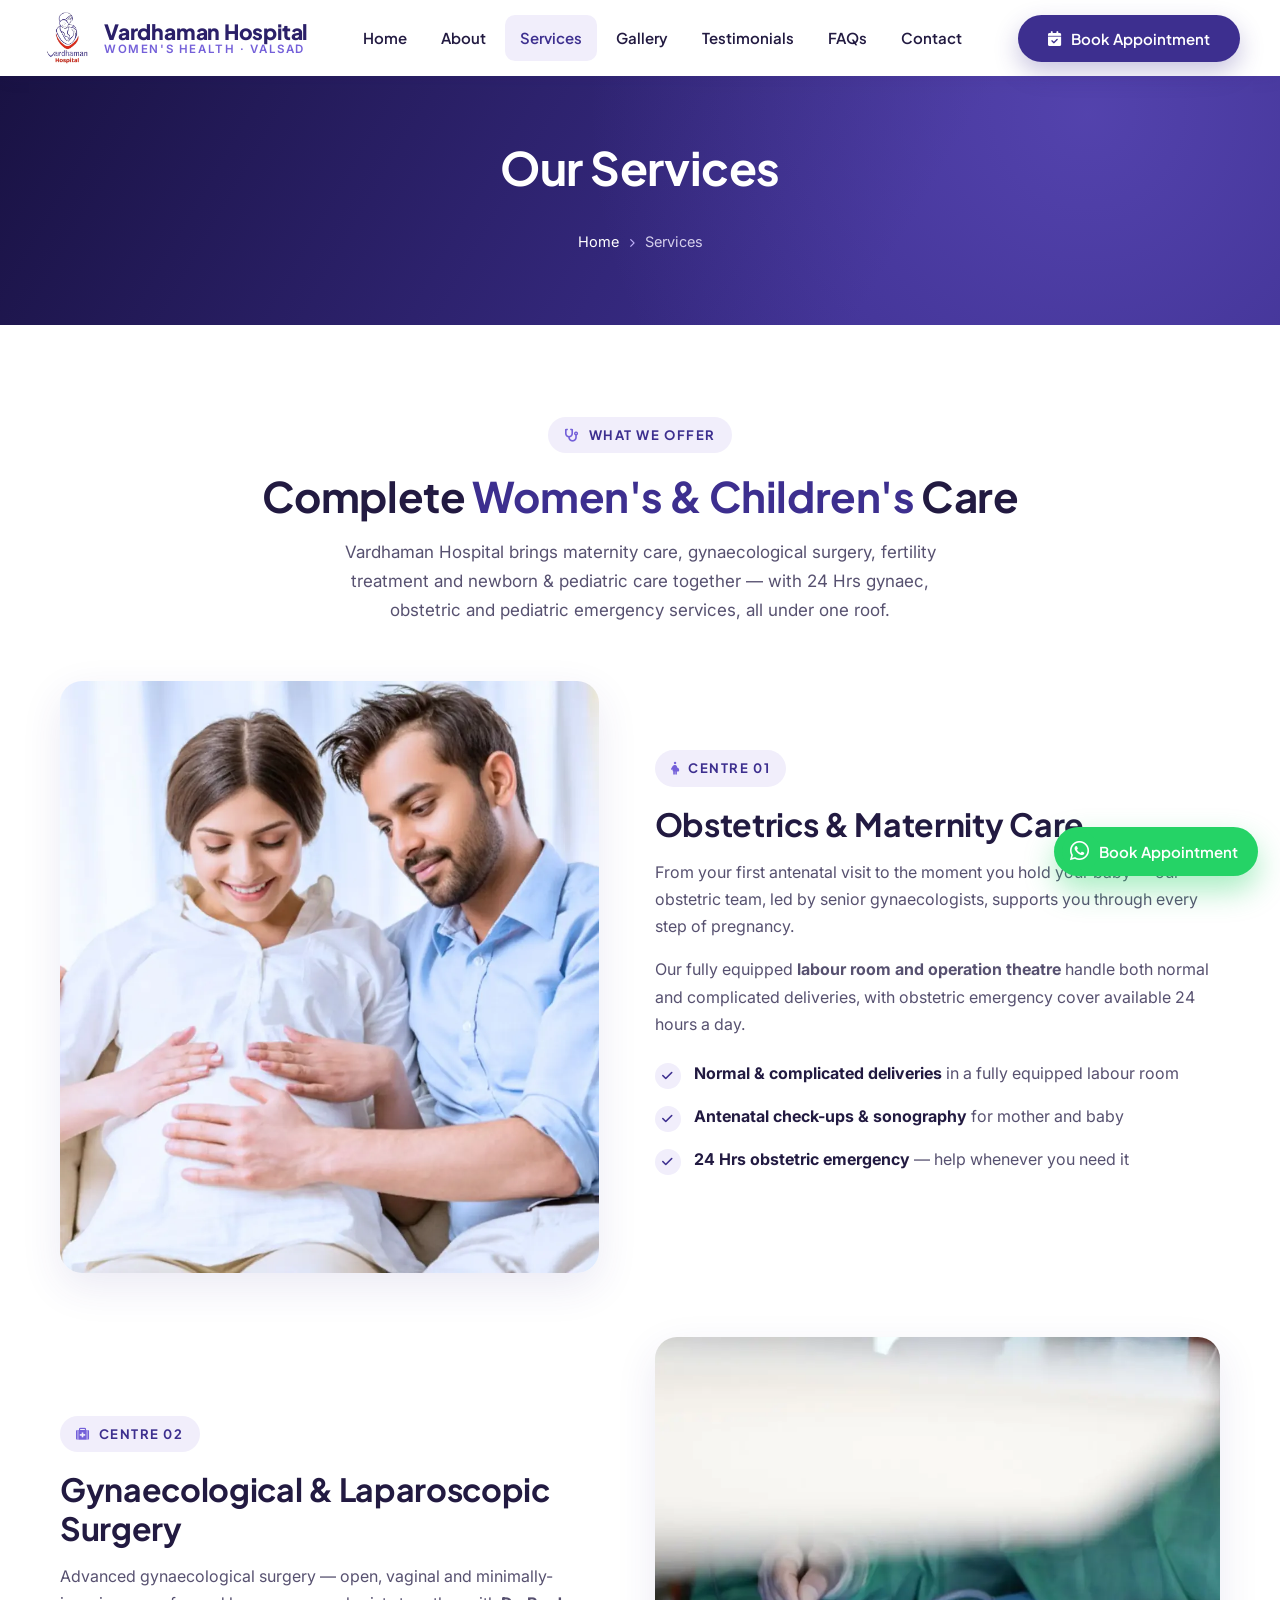
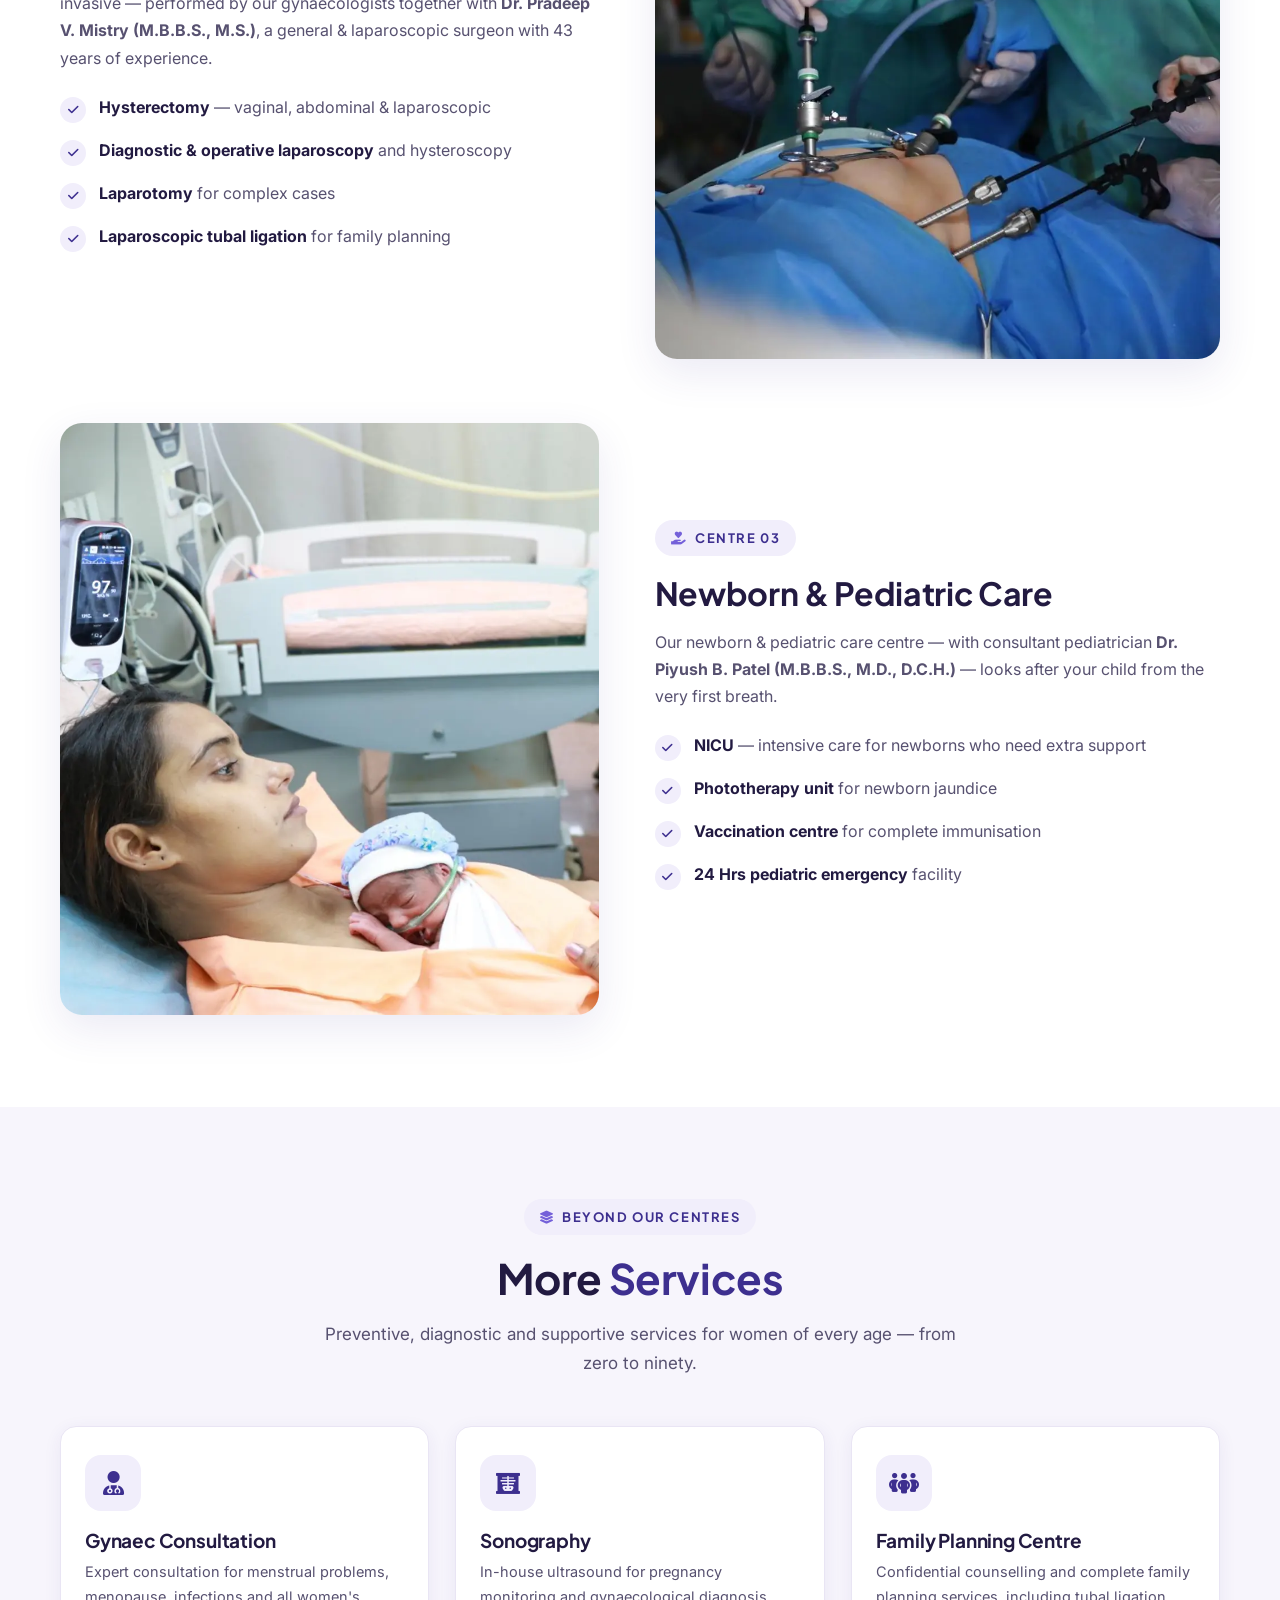
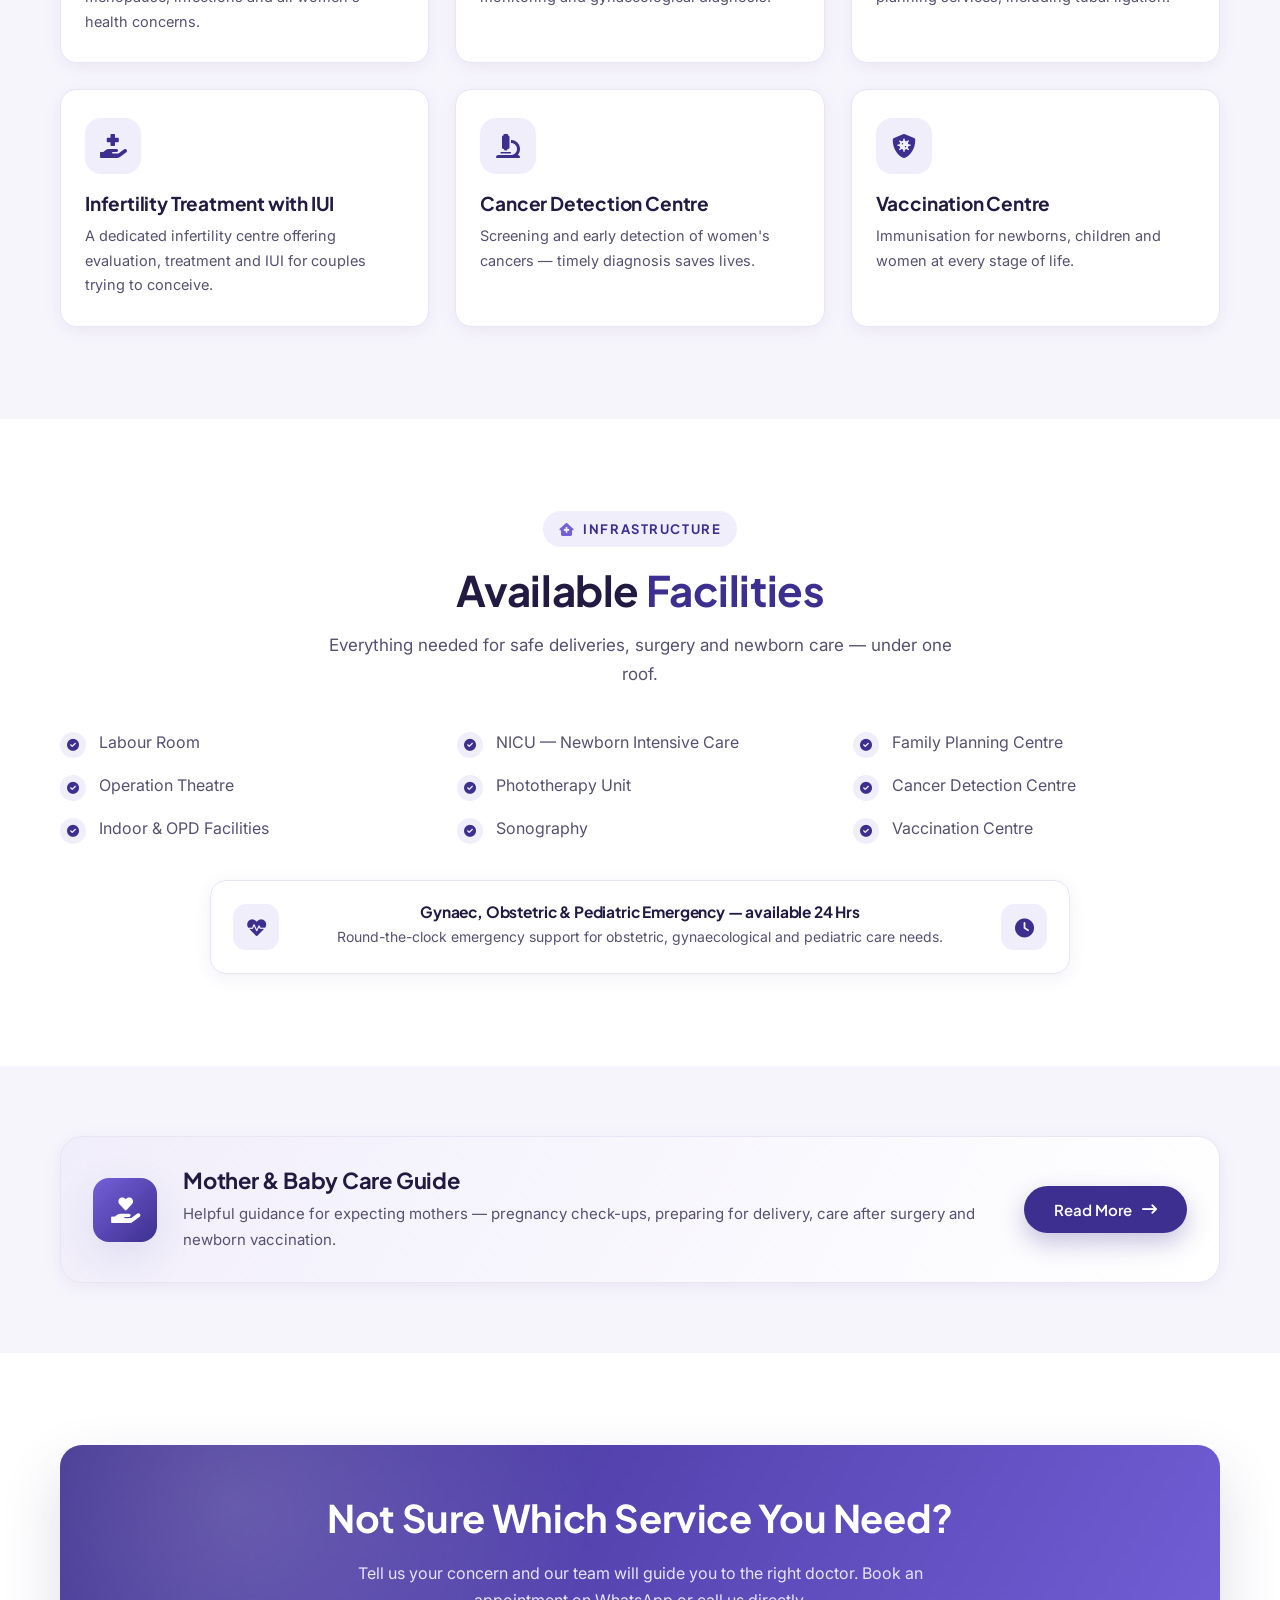
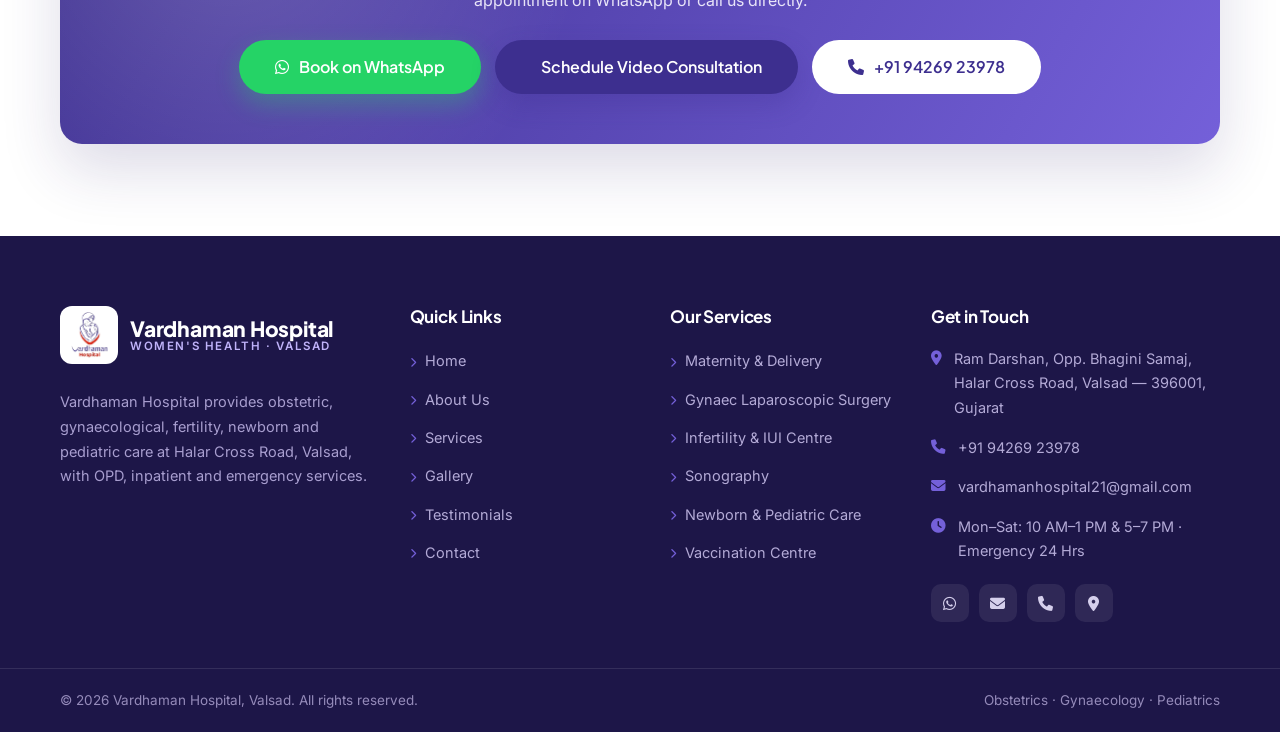
<file: services.html>
<!DOCTYPE html>
<html lang="en">

<head>
  <meta charset="UTF-8">
  <meta name="viewport" content="width=device-width, initial-scale=1.0">
  <title>Services | Vardhaman Hospital — Maternity, Gynaecology, Laparoscopy &amp; Pediatrics, Valsad</title>
  <meta name="description"
    content="Services at Vardhaman Hospital, Valsad — gynaec consultation, normal &amp; complicated delivery, hysterectomy &amp; laparoscopy, hysteroscopy, tubal ligation, infertility treatment with IUI, sonography, cancer detection, vaccination, NICU &amp; pediatric care.">
  <meta name="theme-color" content="#3d2f8f">

  <!--===== FAVICON =====-->
  <link rel="icon" href="assets/img/vardhaman/logo/favicon.ico" sizes="any">
  <link rel="icon" type="image/png" sizes="32x32" href="assets/img/vardhaman/logo/favicon-32x32.png">
  <link rel="icon" type="image/png" sizes="16x16" href="assets/img/vardhaman/logo/favicon-16x16.png">
  <link rel="apple-touch-icon" href="assets/img/vardhaman/logo/apple-touch-icon.png">

  <!--===== FONTS =====-->
  <link rel="preconnect" href="https://fonts.googleapis.com">
  <link rel="preconnect" href="https://fonts.gstatic.com" crossorigin>
  <link href="https://fonts.googleapis.com/css2?family=Plus+Jakarta+Sans:wght@500;600;700;800&family=Inter:wght@400;500;600&display=swap" rel="stylesheet">

  <!--===== CSS =====-->
  <link rel="stylesheet" href="assets/css/fa-subset.css">
  <link rel="stylesheet" href="assets/css/vardhaman.css">
</head>

<body>
  <div class="sd-preloader" aria-hidden="true">
    <div class="sd-preloader__card">
      <span class="sd-preloader__ring"></span>
      <img src="assets/img/vardhaman/logo/vardhaman-logo.webp" alt="" class="sd-preloader__logo">
    </div>
  </div>

  <!--===== FLOATING WHATSAPP + TOP =====-->
  <a class="sd-wa" href="https://shrtn.in/iTYYtM" target="_blank" rel="noopener" aria-label="Book on WhatsApp">
    <span class="sd-wa__pulse"></span><i class="fa-brands fa-whatsapp"></i><span class="sd-wa__label">Book Appointment</span>
  </a>
  <button class="sd-top" aria-label="Back to top"><i class="fa-solid fa-arrow-up"></i></button>

  <!--===== HEADER =====-->
  <header class="sd-header">
    <div class="sd-container sd-header__in">
      <a href="index.html" class="sd-brand">
        <img src="assets/img/vardhaman/logo/vardhaman-logo.webp" alt="Vardhaman Hospital logo" class="sd-brand__mark">
        <span class="sd-brand__tx"><b>Vardhaman Hospital</b><span>Women's Health · Valsad</span></span>
      </a>
      <nav class="sd-nav">
        <a href="index.html">Home</a>
        <a href="about.html">About</a>
        <a href="services.html" class="active">Services</a>
        <a href="gallery.html">Gallery</a>
        <a href="testimonial.html">Testimonials</a>
        <a href="faq.html">FAQs</a>
        <a href="contact.html">Contact</a>
      </nav>
      <div class="sd-header__cta">
        <a rel="noopener" target="_blank" href="https://shrtn.in/iTYYtM" class="sd-btn sd-btn--primary"><i class="fa-solid fa-calendar-check"></i> Book Appointment</a>
        <button class="sd-burger" aria-label="Open menu"><i class="fa-solid fa-bars-staggered"></i></button>
      </div>
    </div>
  </header>

  <!--===== MOBILE DRAWER =====-->
  <div class="sd-offcanvas">
  <div class="sd-overlay"></div>
  <aside class="sd-drawer" aria-label="Mobile menu">
    <div class="sd-drawer__head">
      <a href="index.html" class="sd-brand">
        <img src="assets/img/vardhaman/logo/vardhaman-logo.webp" alt="Vardhaman Hospital logo" class="sd-brand__mark">
        <span class="sd-brand__tx"><b>Vardhaman Hospital</b><span>Women's Health · Valsad</span></span>
      </a>
      <button class="sd-drawer__close" aria-label="Close menu"><i class="fa-solid fa-xmark"></i></button>
    </div>
    <nav>
      <a href="index.html">Home</a>
      <a href="about.html">About</a>
      <a href="services.html" class="active">Services</a>
      <a href="gallery.html">Gallery</a>
      <a href="testimonial.html">Testimonials</a>
      <a href="faq.html">FAQs</a>
      <a href="contact.html">Contact</a>
    </nav>
    <div class="sd-drawer__cta">
      <a href="https://shrtn.in/iTYYtM" target="_blank" rel="noopener" class="sd-btn sd-btn--wa"><i class="fa-brands fa-whatsapp"></i> Book on WhatsApp</a>
      <a href="tel:+919426923978" class="sd-btn sd-btn--ghost"><i class="fa-solid fa-phone"></i> Call Now</a>
    </div>
    <div class="sd-drawer__contact">
      <a href="https://www.google.com/maps?q=Vardhaman+Hospital+Halar+Cross+Road+Valsad" target="_blank" rel="noopener"><i class="fa-solid fa-location-dot"></i> Ram Darshan, Opp. Bhagini Samaj, Halar Cross Road, Valsad — 396001</a>
      <a href="mailto:vardhamanhospital21@gmail.com"><i class="fa-solid fa-envelope"></i> vardhamanhospital21@gmail.com</a>
    </div>
  </aside>
  </div>

  <!--===== PAGE HERO =====-->
  <section class="sd-pagehero">
    <div class="sd-container">
      <h1>Our Services</h1>
      <div class="sd-crumb">
        <a href="index.html">Home</a> <i class="fa-solid fa-chevron-right"></i> <span>Services</span>
      </div>
    </div>
  </section>

  <!--===== INTRO + MAIN CENTRES =====-->
  <section class="sd-section">
    <div class="sd-container">
      <div class="sd-head-center" style="margin-bottom:56px;">
        <span class="sd-eyebrow"><i class="fa-solid fa-stethoscope"></i> What We Offer</span>
        <h2 class="sd-title">Complete <span class="hl">Women's &amp; Children's</span> Care</h2>
        <p class="sd-lead sd-narrow">Vardhaman Hospital brings maternity care, gynaecological surgery, fertility treatment and newborn &amp; pediatric care together — with 24 Hrs gynaec, obstetric and pediatric emergency services, all under one roof.</p>
      </div>

      <!-- Centre 01 -->
      <div class="sd-about__grid" style="margin-bottom:64px;">
        <div class="sd-about__media">
          <img src="assets/img/vardhaman/services/service-page-maternity-care.webp" alt="Maternity and pregnancy care consultation for expectant parents" class="main" loading="lazy" decoding="async">
        </div>
        <div class="sd-about__body">
          <span class="sd-eyebrow"><i class="fa-solid fa-person-pregnant"></i> Centre 01</span>
          <h3 class="sd-title" style="font-size:clamp(24px,3vw,32px);">Obstetrics &amp; Maternity Care</h3>
          <p>From your first antenatal visit to the moment you hold your baby — our obstetric team, led by senior gynaecologists, supports you through every step of pregnancy.</p>
          <p>Our fully equipped <strong>labour room and operation theatre</strong> handle both normal and complicated deliveries, with obstetric emergency cover available 24 hours a day.</p>
          <ul class="sd-feat-list">
            <li><i class="fa-solid fa-check"></i> <span><b>Normal &amp; complicated deliveries</b> in a fully equipped labour room</span></li>
            <li><i class="fa-solid fa-check"></i> <span><b>Antenatal check-ups &amp; sonography</b> for mother and baby</span></li>
            <li><i class="fa-solid fa-check"></i> <span><b>24 Hrs obstetric emergency</b> — help whenever you need it</span></li>
          </ul>
        </div>
      </div>

      <!-- Centre 02 (reversed) -->
      <div class="sd-about__grid" style="margin-bottom:64px;">
        <div class="sd-about__body" style="order:1;">
          <span class="sd-eyebrow"><i class="fa-solid fa-suitcase-medical"></i> Centre 02</span>
          <h3 class="sd-title" style="font-size:clamp(24px,3vw,32px);">Gynaecological &amp; Laparoscopic Surgery</h3>
          <p>Advanced gynaecological surgery — open, vaginal and minimally-invasive — performed by our gynaecologists together with <strong>Dr. Pradeep V. Mistry (M.B.B.S., M.S.)</strong>, a general &amp; laparoscopic surgeon with 43 years of experience.</p>
          <ul class="sd-feat-list">
            <li><i class="fa-solid fa-check"></i> <span><b>Hysterectomy</b> — vaginal, abdominal &amp; laparoscopic</span></li>
            <li><i class="fa-solid fa-check"></i> <span><b>Diagnostic &amp; operative laparoscopy</b> and hysteroscopy</span></li>
            <li><i class="fa-solid fa-check"></i> <span><b>Laparotomy</b> for complex cases</span></li>
            <li><i class="fa-solid fa-check"></i> <span><b>Laparoscopic tubal ligation</b> for family planning</span></li>
          </ul>
        </div>
        <div class="sd-about__media" style="order:2;">
          <img src="assets/img/vardhaman/services/service-page-laparoscopic-surgery.webp" alt="Laparoscopic surgical instruments used in minimally invasive surgery" class="main" loading="lazy" decoding="async">
        </div>
      </div>

      <!-- Centre 03 -->
      <div class="sd-about__grid">
        <div class="sd-about__media">
          <img src="assets/img/vardhaman/services/service-page-newborn-pediatric-care.webp" alt="Newborn care with hospital monitoring equipment" class="main" loading="lazy" decoding="async">
        </div>
        <div class="sd-about__body">
          <span class="sd-eyebrow"><i class="fa-solid fa-hand-holding-heart"></i> Centre 03</span>
          <h3 class="sd-title" style="font-size:clamp(24px,3vw,32px);">Newborn &amp; Pediatric Care</h3>
          <p>Our newborn &amp; pediatric care centre — with consultant pediatrician <strong>Dr. Piyush B. Patel (M.B.B.S., M.D., D.C.H.)</strong> — looks after your child from the very first breath.</p>
          <ul class="sd-feat-list">
            <li><i class="fa-solid fa-check"></i> <span><b>NICU</b> — intensive care for newborns who need extra support</span></li>
            <li><i class="fa-solid fa-check"></i> <span><b>Phototherapy unit</b> for newborn jaundice</span></li>
            <li><i class="fa-solid fa-check"></i> <span><b>Vaccination centre</b> for complete immunisation</span></li>
            <li><i class="fa-solid fa-check"></i> <span><b>24 Hrs pediatric emergency</b> facility</span></li>
          </ul>
        </div>
      </div>
    </div>
  </section>

  <!--===== ALL SERVICES =====-->
  <section class="sd-section sd-section--soft">
    <div class="sd-container">
      <div class="sd-head-center" style="margin-bottom:48px;">
        <span class="sd-eyebrow"><i class="fa-solid fa-layer-group"></i> Beyond Our Centres</span>
        <h2 class="sd-title">More <span class="hl">Services</span></h2>
        <p class="sd-lead sd-narrow">Preventive, diagnostic and supportive services for women of every age — from zero to ninety.</p>
      </div>
      <div class="sd-grid-3">
        <div class="sd-service"><div class="sd-service__ic"><i class="fa-solid fa-user-doctor"></i></div><h3>Gynaec Consultation</h3><p>Expert consultation for menstrual problems, menopause, infections and all women's health concerns.</p></div>
        <div class="sd-service"><div class="sd-service__ic"><i class="fa-solid fa-x-ray"></i></div><h3>Sonography</h3><p>In-house ultrasound for pregnancy monitoring and gynaecological diagnosis.</p></div>
        <div class="sd-service"><div class="sd-service__ic"><i class="fa-solid fa-people-group"></i></div><h3>Family Planning Centre</h3><p>Confidential counselling and complete family planning services, including tubal ligation.</p></div>
        <div class="sd-service"><div class="sd-service__ic"><i class="fa-solid fa-hand-holding-medical"></i></div><h3>Infertility Treatment with IUI</h3><p>A dedicated infertility centre offering evaluation, treatment and IUI for couples trying to conceive.</p></div>
        <div class="sd-service"><div class="sd-service__ic"><i class="fa-solid fa-microscope"></i></div><h3>Cancer Detection Centre</h3><p>Screening and early detection of women's cancers — timely diagnosis saves lives.</p></div>
        <div class="sd-service"><div class="sd-service__ic"><i class="fa-solid fa-shield-virus"></i></div><h3>Vaccination Centre</h3><p>Immunisation for newborns, children and women at every stage of life.</p></div>
      </div>
    </div>
  </section>

  <!--===== FACILITIES =====-->
  <section class="sd-section">
    <div class="sd-container">
      <div class="sd-head-center" style="margin-bottom:40px;">
        <span class="sd-eyebrow"><i class="fa-solid fa-house-medical"></i> Infrastructure</span>
        <h2 class="sd-title">Available <span class="hl">Facilities</span></h2>
        <p class="sd-lead sd-narrow">Everything needed for safe deliveries, surgery and newborn care — under one roof.</p>
      </div>
      <div class="sd-infra-grid">
        <ul class="sd-feat-list" style="margin:0;">
          <li><i class="fa-solid fa-circle-check"></i> <span>Labour Room</span></li>
          <li><i class="fa-solid fa-circle-check"></i> <span>Operation Theatre</span></li>
          <li><i class="fa-solid fa-circle-check"></i> <span>Indoor &amp; OPD Facilities</span></li>
        </ul>
        <ul class="sd-feat-list" style="margin:0;">
          <li><i class="fa-solid fa-circle-check"></i> <span>NICU — Newborn Intensive Care</span></li>
          <li><i class="fa-solid fa-circle-check"></i> <span>Phototherapy Unit</span></li>
          <li><i class="fa-solid fa-circle-check"></i> <span>Sonography</span></li>
        </ul>
        <ul class="sd-feat-list" style="margin:0;">
          <li><i class="fa-solid fa-circle-check"></i> <span>Family Planning Centre</span></li>
          <li><i class="fa-solid fa-circle-check"></i> <span>Cancer Detection Centre</span></li>
          <li><i class="fa-solid fa-circle-check"></i> <span>Vaccination Centre</span></li>
        </ul>
      </div>
      <div class="sd-info-card" style="align-items:center; justify-content:center; gap:22px; flex-wrap:wrap; text-align:center; max-width:860px; margin:36px auto 0;">
        <div class="ic"><i class="fa-solid fa-heart-pulse"></i></div>
        <div style="flex:1 1 320px;">
          <h4 style="margin-bottom:4px;">Gynaec, Obstetric &amp; Pediatric Emergency — available 24 Hrs</h4>
          <p>Round-the-clock emergency support for obstetric, gynaecological and pediatric care needs.</p>
        </div>
        <div class="ic"><i class="fa-solid fa-clock"></i></div>
      </div>
    </div>
  </section>

  <!--===== PATIENT CARE GUIDE LINK =====-->
  <section class="sd-section sd-section--tight sd-section--soft">
    <div class="sd-container">
      <div class="sd-pc-promo">
        <div class="sd-pc-promo__ic"><i class="fa-solid fa-hand-holding-heart"></i></div>
        <div class="sd-pc-promo__body">
          <h3>Mother &amp; Baby Care Guide</h3>
          <p>Helpful guidance for expecting mothers — pregnancy check-ups, preparing for delivery, care after surgery and newborn vaccination.</p>
        </div>
        <a href="patient-care.html" class="sd-btn sd-btn--primary">Read More <i class="fa-solid fa-arrow-right-long"></i></a>
      </div>
    </div>
  </section>

  <!--===== CTA BANNER =====-->
  <section class="sd-section">
    <div class="sd-container">
      <div class="sd-cta">
        <h2>Not Sure Which Service You Need?</h2>
        <p>Tell us your concern and our team will guide you to the right doctor. Book an appointment on WhatsApp or call us directly.</p>
        <div class="sd-cta__btns">
          <a href="https://shrtn.in/iTYYtM" target="_blank" rel="noopener" class="sd-btn sd-btn--wa sd-btn--lg"><i class="fa-brands fa-whatsapp"></i> Book on WhatsApp</a>
          <a href="https://shrtn.in/iTYYtM" target="_blank" rel="noopener" class="sd-btn sd-btn--primary sd-btn--lg"><i class="fa-solid fa-video"></i> Schedule Video Consultation</a>
          <a href="tel:+919426923978" class="sd-btn sd-btn--light sd-btn--lg"><i class="fa-solid fa-phone"></i> +91 94269 23978</a>
        </div>
      </div>
    </div>
  </section>

  <!--===== FOOTER =====-->
  <footer class="sd-footer">
    <div class="sd-container">
      <div class="sd-footer__grid">
        <div class="sd-footer__about">
          <a href="index.html" class="sd-brand">
            <img src="assets/img/vardhaman/logo/vardhaman-logo.webp" alt="Vardhaman Hospital logo" class="sd-brand__mark">
            <span class="sd-brand__tx"><b>Vardhaman Hospital</b><span>Women's Health · Valsad</span></span>
          </a>
          <p>Vardhaman Hospital provides obstetric, gynaecological, fertility, newborn and pediatric care at Halar Cross Road, Valsad, with OPD, inpatient and emergency services.</p>
        </div>
        <div>
          <h4>Quick Links</h4>
          <ul class="sd-footer__links">
            <li><a href="index.html"><i class="fa-solid fa-chevron-right"></i> Home</a></li>
            <li><a href="about.html"><i class="fa-solid fa-chevron-right"></i> About Us</a></li>
            <li><a href="services.html"><i class="fa-solid fa-chevron-right"></i> Services</a></li>
            <li><a href="gallery.html"><i class="fa-solid fa-chevron-right"></i> Gallery</a></li>
            <li><a href="testimonial.html"><i class="fa-solid fa-chevron-right"></i> Testimonials</a></li>
            <li><a href="contact.html"><i class="fa-solid fa-chevron-right"></i> Contact</a></li>
          </ul>
        </div>
        <div>
          <h4>Our Services</h4>
          <ul class="sd-footer__links">
            <li><a href="services.html"><i class="fa-solid fa-chevron-right"></i> Maternity &amp; Delivery</a></li>
            <li><a href="services.html"><i class="fa-solid fa-chevron-right"></i> Gynaec Laparoscopic Surgery</a></li>
            <li><a href="services.html"><i class="fa-solid fa-chevron-right"></i> Infertility &amp; IUI Centre</a></li>
            <li><a href="services.html"><i class="fa-solid fa-chevron-right"></i> Sonography</a></li>
            <li><a href="services.html"><i class="fa-solid fa-chevron-right"></i> Newborn &amp; Pediatric Care</a></li>
            <li><a href="services.html"><i class="fa-solid fa-chevron-right"></i> Vaccination Centre</a></li>
          </ul>
        </div>
        <div>
          <h4>Get in Touch</h4>
          <ul class="sd-footer__contact">
            <li><i class="fa-solid fa-location-dot"></i> <span>Ram Darshan, Opp. Bhagini Samaj, Halar Cross Road, Valsad — 396001, Gujarat</span></li>
            <li><i class="fa-solid fa-phone"></i> <span><a href="tel:+919426923978">+91 94269 23978</a></span></li>
            <li><i class="fa-solid fa-envelope"></i> <a href="mailto:vardhamanhospital21@gmail.com">vardhamanhospital21@gmail.com</a></li>
            <li><i class="fa-solid fa-clock"></i> <span>Mon–Sat: 10 AM–1 PM &amp; 5–7 PM · Emergency 24 Hrs</span></li>
          </ul>
          <div class="sd-footer__social">
            <a href="https://api.whatsapp.com/send/?phone=919426923978" target="_blank" rel="noopener" aria-label="WhatsApp"><i class="fa-brands fa-whatsapp"></i></a>
            <a href="mailto:vardhamanhospital21@gmail.com" aria-label="Email"><i class="fa-solid fa-envelope"></i></a>
            <a href="tel:+919426923978" aria-label="Phone"><i class="fa-solid fa-phone"></i></a>
            <a href="https://www.google.com/maps?q=Vardhaman+Hospital+Halar+Cross+Road+Valsad" target="_blank" rel="noopener" aria-label="Map"><i class="fa-solid fa-location-dot"></i></a>
          </div>
        </div>
      </div>
    </div>
    <div class="sd-footer__bar">
      <div class="sd-container" style="display:flex; justify-content:space-between; gap:14px; flex-wrap:wrap; width:100%;">
        <span>© 2026 Vardhaman Hospital, Valsad. All rights reserved.</span>
        <span>Obstetrics · Gynaecology · Pediatrics</span>
      </div>
    </div>
  </footer>

  <!--===== JS =====-->
  <script defer src="assets/js/vardhaman.js"></script>
</body>

</html>
</file>
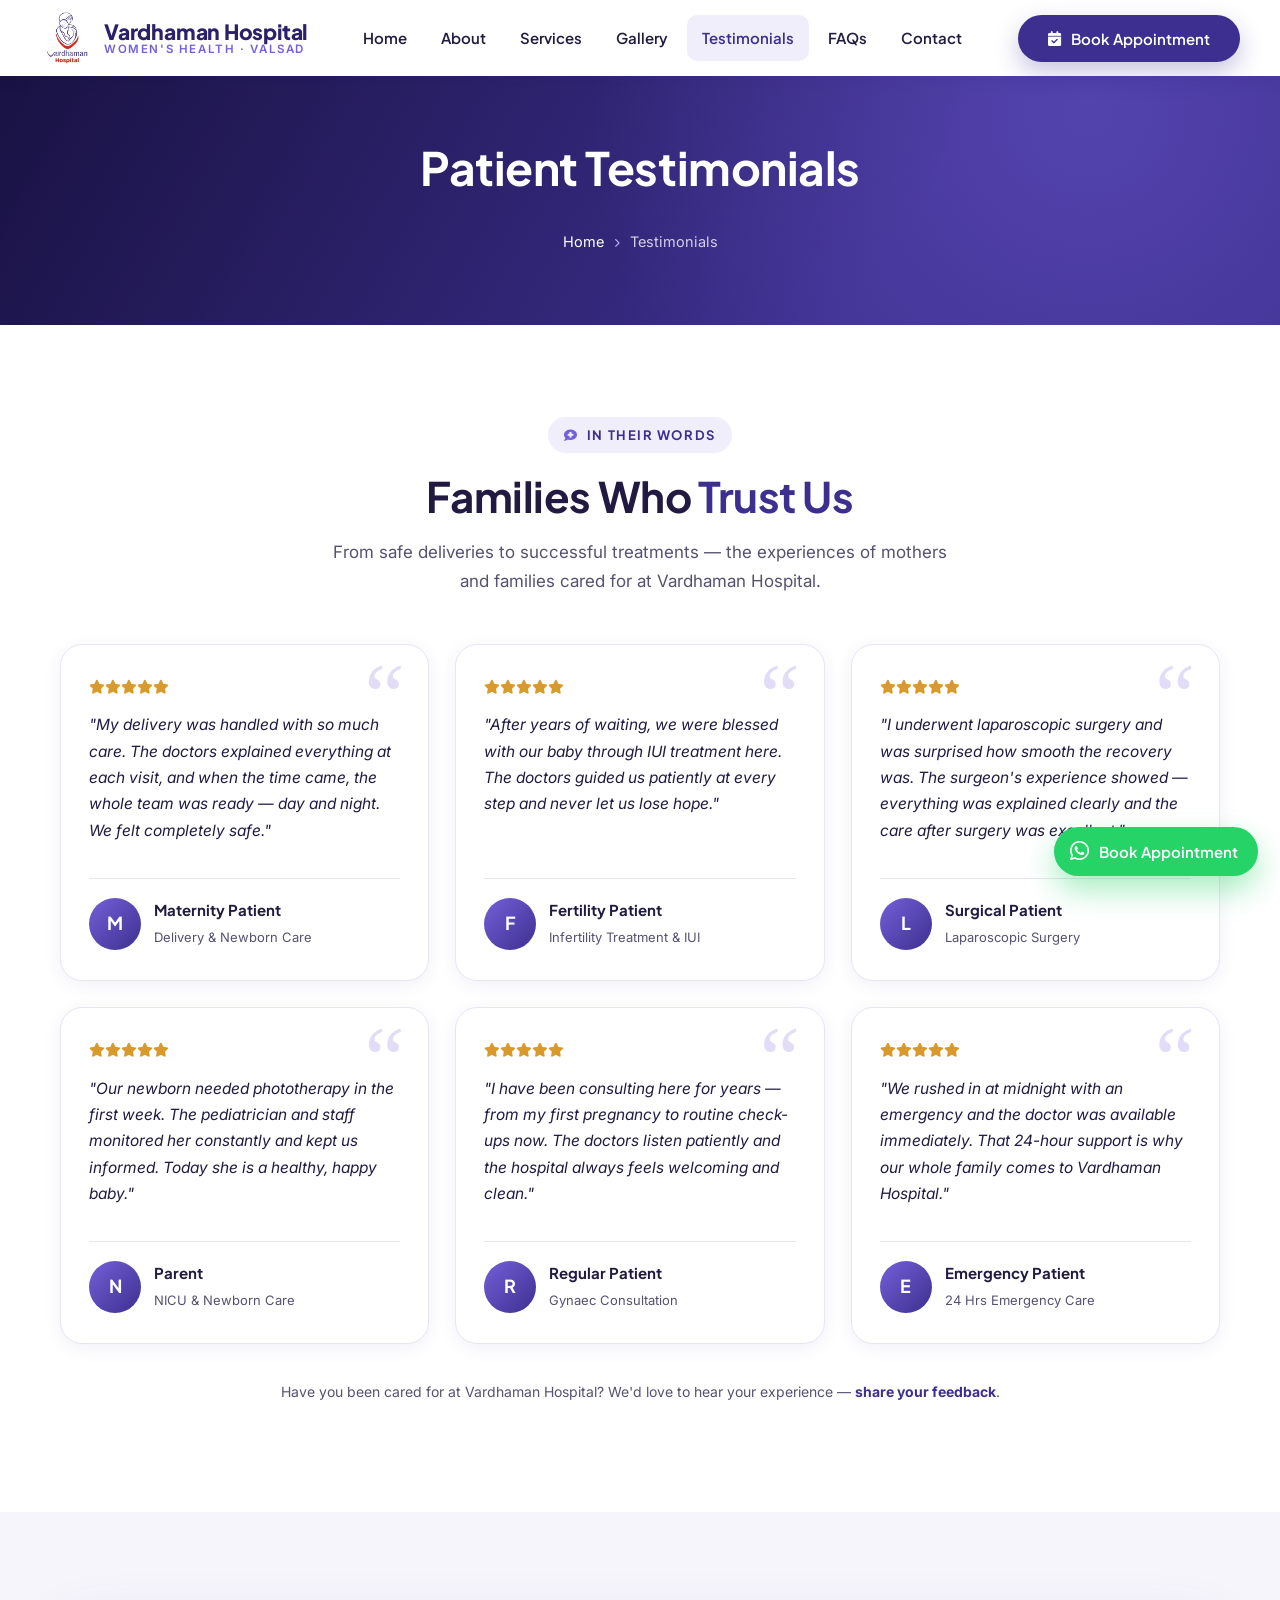
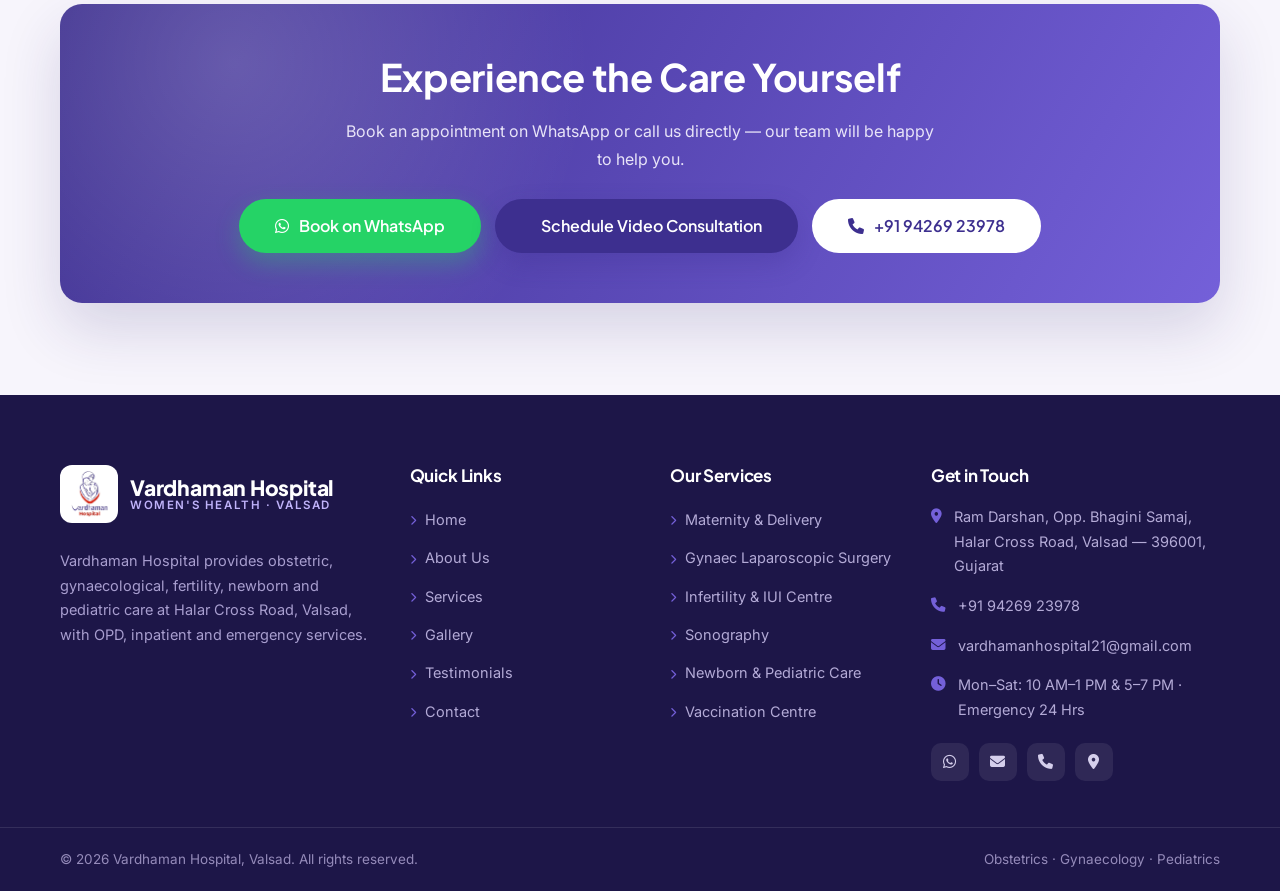
<file: testimonial.html>
<!DOCTYPE html>
<html lang="en">

<head>
  <meta charset="UTF-8">
  <meta name="viewport" content="width=device-width, initial-scale=1.0">
  <title>Testimonials | Vardhaman Hospital — Valsad</title>
  <meta name="description"
    content="What patients say about Vardhaman Hospital, Valsad — maternity care, gynaecological treatment, infertility care and pediatric services.">
  <meta name="theme-color" content="#3d2f8f">

  <!--===== FAVICON =====-->
  <link rel="icon" href="assets/img/vardhaman/logo/favicon.ico" sizes="any">
  <link rel="icon" type="image/png" sizes="32x32" href="assets/img/vardhaman/logo/favicon-32x32.png">
  <link rel="icon" type="image/png" sizes="16x16" href="assets/img/vardhaman/logo/favicon-16x16.png">
  <link rel="apple-touch-icon" href="assets/img/vardhaman/logo/apple-touch-icon.png">

  <!--===== FONTS =====-->
  <link rel="preconnect" href="https://fonts.googleapis.com">
  <link rel="preconnect" href="https://fonts.gstatic.com" crossorigin>
  <link href="https://fonts.googleapis.com/css2?family=Plus+Jakarta+Sans:wght@500;600;700;800&family=Inter:wght@400;500;600&display=swap" rel="stylesheet">

  <!--===== CSS =====-->
  <link rel="stylesheet" href="assets/css/fa-subset.css">
  <link rel="stylesheet" href="assets/css/vardhaman.css">
</head>

<body>
  <div class="sd-preloader" aria-hidden="true">
    <div class="sd-preloader__card">
      <span class="sd-preloader__ring"></span>
      <img src="assets/img/vardhaman/logo/vardhaman-logo.webp" alt="" class="sd-preloader__logo">
    </div>
  </div>

  <!--===== FLOATING WHATSAPP + TOP =====-->
  <a class="sd-wa" href="https://shrtn.in/iTYYtM" target="_blank" rel="noopener" aria-label="Book on WhatsApp">
    <span class="sd-wa__pulse"></span><i class="fa-brands fa-whatsapp"></i><span class="sd-wa__label">Book Appointment</span>
  </a>
  <button class="sd-top" aria-label="Back to top"><i class="fa-solid fa-arrow-up"></i></button>

  <!--===== HEADER =====-->
  <header class="sd-header">
    <div class="sd-container sd-header__in">
      <a href="index.html" class="sd-brand">
        <img src="assets/img/vardhaman/logo/vardhaman-logo.webp" alt="Vardhaman Hospital logo" class="sd-brand__mark">
        <span class="sd-brand__tx"><b>Vardhaman Hospital</b><span>Women's Health · Valsad</span></span>
      </a>
      <nav class="sd-nav">
        <a href="index.html">Home</a>
        <a href="about.html">About</a>
        <a href="services.html">Services</a>
        <a href="gallery.html">Gallery</a>
        <a href="testimonial.html" class="active">Testimonials</a>
        <a href="faq.html">FAQs</a>
        <a href="contact.html">Contact</a>
      </nav>
      <div class="sd-header__cta">
        <a rel="noopener" target="_blank" href="https://shrtn.in/iTYYtM" class="sd-btn sd-btn--primary"><i class="fa-solid fa-calendar-check"></i> Book Appointment</a>
        <button class="sd-burger" aria-label="Open menu"><i class="fa-solid fa-bars-staggered"></i></button>
      </div>
    </div>
  </header>

  <!--===== MOBILE DRAWER =====-->
  <div class="sd-offcanvas">
  <div class="sd-overlay"></div>
  <aside class="sd-drawer" aria-label="Mobile menu">
    <div class="sd-drawer__head">
      <a href="index.html" class="sd-brand">
        <img src="assets/img/vardhaman/logo/vardhaman-logo.webp" alt="Vardhaman Hospital logo" class="sd-brand__mark">
        <span class="sd-brand__tx"><b>Vardhaman Hospital</b><span>Women's Health · Valsad</span></span>
      </a>
      <button class="sd-drawer__close" aria-label="Close menu"><i class="fa-solid fa-xmark"></i></button>
    </div>
    <nav>
      <a href="index.html">Home</a>
      <a href="about.html">About</a>
      <a href="services.html">Services</a>
      <a href="gallery.html">Gallery</a>
      <a href="testimonial.html" class="active">Testimonials</a>
      <a href="faq.html">FAQs</a>
      <a href="contact.html">Contact</a>
    </nav>
    <div class="sd-drawer__cta">
      <a href="https://shrtn.in/iTYYtM" target="_blank" rel="noopener" class="sd-btn sd-btn--wa"><i class="fa-brands fa-whatsapp"></i> Book on WhatsApp</a>
      <a href="tel:+919426923978" class="sd-btn sd-btn--ghost"><i class="fa-solid fa-phone"></i> Call Now</a>
    </div>
    <div class="sd-drawer__contact">
      <a href="https://www.google.com/maps?q=Vardhaman+Hospital+Halar+Cross+Road+Valsad" target="_blank" rel="noopener"><i class="fa-solid fa-location-dot"></i> Ram Darshan, Opp. Bhagini Samaj, Halar Cross Road, Valsad — 396001</a>
      <a href="mailto:vardhamanhospital21@gmail.com"><i class="fa-solid fa-envelope"></i> vardhamanhospital21@gmail.com</a>
    </div>
  </aside>
  </div>

  <!--===== PAGE HERO =====-->
  <section class="sd-pagehero">
    <div class="sd-container">
      <h1>Patient Testimonials</h1>
      <div class="sd-crumb"><a href="index.html">Home</a> <i class="fa-solid fa-chevron-right"></i> <span>Testimonials</span></div>
    </div>
  </section>

  <!--===== TESTIMONIALS =====-->
  <!-- NOTE FOR CLIENT: These are sample testimonials written as placeholders.
       Please replace them with real patient feedback (e.g., from your Google reviews) before going live. -->
  <section class="sd-section">
    <div class="sd-container">
      <div class="sd-head-center" style="margin-bottom:48px;">
        <span class="sd-eyebrow"><i class="fa-solid fa-comment-medical"></i> In Their Words</span>
        <h2 class="sd-title">Families Who <span class="hl">Trust Us</span></h2>
        <p class="sd-lead sd-narrow">From safe deliveries to successful treatments — the experiences of mothers and families cared for at Vardhaman Hospital.</p>
      </div>
      <div class="sd-grid-3">
        <div class="sd-quote">
          <div class="sd-quote__stars"><i class="fa-solid fa-star"></i><i class="fa-solid fa-star"></i><i class="fa-solid fa-star"></i><i class="fa-solid fa-star"></i><i class="fa-solid fa-star"></i></div>
          <p>"My delivery was handled with so much care. The doctors explained everything at each visit, and when the time came, the whole team was ready — day and night. We felt completely safe."</p>
          <div class="sd-quote__by">
            <div class="sd-quote__av">M</div>
            <div><b>Maternity Patient</b><span>Delivery &amp; Newborn Care</span></div>
          </div>
        </div>
        <div class="sd-quote">
          <div class="sd-quote__stars"><i class="fa-solid fa-star"></i><i class="fa-solid fa-star"></i><i class="fa-solid fa-star"></i><i class="fa-solid fa-star"></i><i class="fa-solid fa-star"></i></div>
          <p>"After years of waiting, we were blessed with our baby through IUI treatment here. The doctors guided us patiently at every step and never let us lose hope."</p>
          <div class="sd-quote__by">
            <div class="sd-quote__av">F</div>
            <div><b>Fertility Patient</b><span>Infertility Treatment &amp; IUI</span></div>
          </div>
        </div>
        <div class="sd-quote">
          <div class="sd-quote__stars"><i class="fa-solid fa-star"></i><i class="fa-solid fa-star"></i><i class="fa-solid fa-star"></i><i class="fa-solid fa-star"></i><i class="fa-solid fa-star"></i></div>
          <p>"I underwent laparoscopic surgery and was surprised how smooth the recovery was. The surgeon's experience showed — everything was explained clearly and the care after surgery was excellent."</p>
          <div class="sd-quote__by">
            <div class="sd-quote__av">L</div>
            <div><b>Surgical Patient</b><span>Laparoscopic Surgery</span></div>
          </div>
        </div>
        <div class="sd-quote">
          <div class="sd-quote__stars"><i class="fa-solid fa-star"></i><i class="fa-solid fa-star"></i><i class="fa-solid fa-star"></i><i class="fa-solid fa-star"></i><i class="fa-solid fa-star"></i></div>
          <p>"Our newborn needed phototherapy in the first week. The pediatrician and staff monitored her constantly and kept us informed. Today she is a healthy, happy baby."</p>
          <div class="sd-quote__by">
            <div class="sd-quote__av">N</div>
            <div><b>Parent</b><span>NICU &amp; Newborn Care</span></div>
          </div>
        </div>
        <div class="sd-quote">
          <div class="sd-quote__stars"><i class="fa-solid fa-star"></i><i class="fa-solid fa-star"></i><i class="fa-solid fa-star"></i><i class="fa-solid fa-star"></i><i class="fa-solid fa-star"></i></div>
          <p>"I have been consulting here for years — from my first pregnancy to routine check-ups now. The doctors listen patiently and the hospital always feels welcoming and clean."</p>
          <div class="sd-quote__by">
            <div class="sd-quote__av">R</div>
            <div><b>Regular Patient</b><span>Gynaec Consultation</span></div>
          </div>
        </div>
        <div class="sd-quote">
          <div class="sd-quote__stars"><i class="fa-solid fa-star"></i><i class="fa-solid fa-star"></i><i class="fa-solid fa-star"></i><i class="fa-solid fa-star"></i><i class="fa-solid fa-star"></i></div>
          <p>"We rushed in at midnight with an emergency and the doctor was available immediately. That 24-hour support is why our whole family comes to Vardhaman Hospital."</p>
          <div class="sd-quote__by">
            <div class="sd-quote__av">E</div>
            <div><b>Emergency Patient</b><span>24 Hrs Emergency Care</span></div>
          </div>
        </div>
      </div>
      <p style="text-align:center; margin-top:36px; font-size:14px; color:var(--c-body);">Have you been cared for at Vardhaman Hospital? We'd love to hear your experience — <a href="contact.html"><strong>share your feedback</strong></a>.</p>
    </div>
  </section>

  <!--===== CTA =====-->
  <section class="sd-section sd-section--soft">
    <div class="sd-container">
      <div class="sd-cta">
        <h2>Experience the Care Yourself</h2>
        <p>Book an appointment on WhatsApp or call us directly — our team will be happy to help you.</p>
        <div class="sd-cta__btns">
          <a href="https://shrtn.in/iTYYtM" target="_blank" rel="noopener" class="sd-btn sd-btn--wa sd-btn--lg"><i class="fa-brands fa-whatsapp"></i> Book on WhatsApp</a>
          <a href="https://shrtn.in/iTYYtM" target="_blank" rel="noopener" class="sd-btn sd-btn--primary sd-btn--lg"><i class="fa-solid fa-video"></i> Schedule Video Consultation</a>
          <a href="tel:+919426923978" class="sd-btn sd-btn--light sd-btn--lg"><i class="fa-solid fa-phone"></i> +91 94269 23978</a>
        </div>
      </div>
    </div>
  </section>

  <!--===== FOOTER =====-->
  <footer class="sd-footer">
    <div class="sd-container">
      <div class="sd-footer__grid">
        <div class="sd-footer__about">
          <a href="index.html" class="sd-brand">
            <img src="assets/img/vardhaman/logo/vardhaman-logo.webp" alt="Vardhaman Hospital logo" class="sd-brand__mark">
            <span class="sd-brand__tx"><b>Vardhaman Hospital</b><span>Women's Health · Valsad</span></span>
          </a>
          <p>Vardhaman Hospital provides obstetric, gynaecological, fertility, newborn and pediatric care at Halar Cross Road, Valsad, with OPD, inpatient and emergency services.</p>
        </div>
        <div>
          <h4>Quick Links</h4>
          <ul class="sd-footer__links">
            <li><a href="index.html"><i class="fa-solid fa-chevron-right"></i> Home</a></li>
            <li><a href="about.html"><i class="fa-solid fa-chevron-right"></i> About Us</a></li>
            <li><a href="services.html"><i class="fa-solid fa-chevron-right"></i> Services</a></li>
            <li><a href="gallery.html"><i class="fa-solid fa-chevron-right"></i> Gallery</a></li>
            <li><a href="testimonial.html"><i class="fa-solid fa-chevron-right"></i> Testimonials</a></li>
            <li><a href="contact.html"><i class="fa-solid fa-chevron-right"></i> Contact</a></li>
          </ul>
        </div>
        <div>
          <h4>Our Services</h4>
          <ul class="sd-footer__links">
            <li><a href="services.html"><i class="fa-solid fa-chevron-right"></i> Maternity &amp; Delivery</a></li>
            <li><a href="services.html"><i class="fa-solid fa-chevron-right"></i> Gynaec Laparoscopic Surgery</a></li>
            <li><a href="services.html"><i class="fa-solid fa-chevron-right"></i> Infertility &amp; IUI Centre</a></li>
            <li><a href="services.html"><i class="fa-solid fa-chevron-right"></i> Sonography</a></li>
            <li><a href="services.html"><i class="fa-solid fa-chevron-right"></i> Newborn &amp; Pediatric Care</a></li>
            <li><a href="services.html"><i class="fa-solid fa-chevron-right"></i> Vaccination Centre</a></li>
          </ul>
        </div>
        <div>
          <h4>Get in Touch</h4>
          <ul class="sd-footer__contact">
            <li><i class="fa-solid fa-location-dot"></i> <span>Ram Darshan, Opp. Bhagini Samaj, Halar Cross Road, Valsad — 396001, Gujarat</span></li>
            <li><i class="fa-solid fa-phone"></i> <span><a href="tel:+919426923978">+91 94269 23978</a></span></li>
            <li><i class="fa-solid fa-envelope"></i> <a href="mailto:vardhamanhospital21@gmail.com">vardhamanhospital21@gmail.com</a></li>
            <li><i class="fa-solid fa-clock"></i> <span>Mon–Sat: 10 AM–1 PM &amp; 5–7 PM · Emergency 24 Hrs</span></li>
          </ul>
          <div class="sd-footer__social">
            <a href="https://api.whatsapp.com/send/?phone=919426923978" target="_blank" rel="noopener" aria-label="WhatsApp"><i class="fa-brands fa-whatsapp"></i></a>
            <a href="mailto:vardhamanhospital21@gmail.com" aria-label="Email"><i class="fa-solid fa-envelope"></i></a>
            <a href="tel:+919426923978" aria-label="Phone"><i class="fa-solid fa-phone"></i></a>
            <a href="https://www.google.com/maps?q=Vardhaman+Hospital+Halar+Cross+Road+Valsad" target="_blank" rel="noopener" aria-label="Map"><i class="fa-solid fa-location-dot"></i></a>
          </div>
        </div>
      </div>
    </div>
    <div class="sd-footer__bar">
      <div class="sd-container" style="display:flex; justify-content:space-between; gap:14px; flex-wrap:wrap; width:100%;">
        <span>© 2026 Vardhaman Hospital, Valsad. All rights reserved.</span>
        <span>Obstetrics · Gynaecology · Pediatrics</span>
      </div>
    </div>
  </footer>

  <!--===== JS =====-->
  <script defer src="assets/js/vardhaman.js"></script>
</body>

</html>
</file>
<file: assets/css/fa-subset.css>
/* Font Awesome 6 (Free) — subset for Vardhaman Hospital. Only icons used on the site. */
@font-face{font-family:"Font Awesome 6 Free";font-style:normal;font-weight:900;font-display:swap;src:url("fonts/fa-solid-900.woff2") format("woff2")}
@font-face{font-family:"Font Awesome 6 Brands";font-style:normal;font-weight:400;font-display:swap;src:url("fonts/fa-brands-400.woff2") format("woff2")}
.fa,.fas,.fa-solid,.fab,.fa-brands{-webkit-font-smoothing:antialiased;-moz-osx-font-smoothing:grayscale;display:inline-block;font-style:normal;font-variant:normal;line-height:1;text-rendering:auto}
.fa,.fas,.fa-solid{font-family:"Font Awesome 6 Free";font-weight:900}
.fab,.fa-brands{font-family:"Font Awesome 6 Brands";font-weight:400}
.fa-arrow-right-long::before{content:"\f178"}
.fa-arrow-up::before{content:"\f062"}
.fa-award::before{content:"\f559"}
.fa-bars-staggered::before{content:"\f550"}
.fa-bed::before{content:"\f236"}
.fa-bolt::before{content:"\f0e7"}
.fa-bone::before{content:"\f5d7"}
.fa-briefcase-medical::before{content:"\f469"}
.fa-bullseye::before{content:"\f140"}
.fa-calendar-check::before{content:"\f274"}
.fa-certificate::before{content:"\f0a3"}
.fa-check::before{content:"\f00c"}
.fa-chevron-right::before{content:"\f054"}
.fa-circle-check::before{content:"\f058"}
.fa-circle-info::before{content:"\f05a"}
.fa-clipboard-check::before{content:"\f46c"}
.fa-clock::before{content:"\f017"}
.fa-comment-medical::before{content:"\f7f5"}
.fa-comments::before{content:"\f086"}
.fa-droplet::before{content:"\f043"}
.fa-envelope::before{content:"\f0e0"}
.fa-eye::before{content:"\f06e"}
.fa-eye-low-vision::before{content:"\f2a8"}
.fa-feather::before{content:"\f52d"}
.fa-graduation-cap::before{content:"\f19d"}
.fa-hand-holding-droplet::before{content:"\f4c1"}
.fa-hand-holding-heart::before{content:"\f4be"}
.fa-hand-holding-medical::before{content:"\e05c"}
.fa-heart-pulse::before{content:"\f21e"}
.fa-hospital::before{content:"\f0f8"}
.fa-hospital-user::before{content:"\f80d"}
.fa-house-medical::before{content:"\e3b2"}
.fa-images::before{content:"\f302"}
.fa-indian-rupee-sign::before{content:"\e1bc"}
.fa-layer-group::before{content:"\f5fd"}
.fa-list-check::before{content:"\f0ae"}
.fa-location-dot::before{content:"\f3c5"}
.fa-microscope::before{content:"\f610"}
.fa-people-group::before{content:"\e533"}
.fa-person-pregnant::before{content:"\e31e"}
.fa-phone::before{content:"\f095"}
.fa-phone-volume::before{content:"\f2a0"}
.fa-shield-heart::before{content:"\e574"}
.fa-shield-virus::before{content:"\e06c"}
.fa-star::before{content:"\f005"}
.fa-stethoscope::before{content:"\f0f1"}
.fa-suitcase-medical::before{content:"\f0fa"}
.fa-user-doctor::before{content:"\f0f0"}
.fa-user-tie::before{content:"\f508"}
.fa-users::before{content:"\f0c0"}
.fa-x-ray::before{content:"\f497"}
.fa-xmark::before{content:"\f00d"}

.fa-whatsapp::before{content:"\f232"}
.fa-magnifying-glass::before{content:"\f002"}
</file>
<file: assets/css/vardhaman.css>
/* ============================================================
   VARDHAMAN HOSPITAL — Design System
   Women's & Children's Hospital · Valsad, Gujarat
   Brand: Indigo & Red (from logo)
   ============================================================ */

:root {
  --c-primary: #3d2f8f;
  --c-primary-dark: #2b2069;
  --c-primary-darker: #1d1648;
  --c-accent: #7460d9;
  --c-accent-soft: #f1eefb;
  --c-accent-soft2: #e2dcf6;
  --c-teal: #d6336c;
  --c-gold: #d99a2b;
  --c-ink: #221a41;
  --c-body: #575170;
  --c-muted: #7587963b;
  --c-line: #e9e5f4;
  --c-bg: #ffffff;
  --c-bg-soft: #f7f5fc;
  --c-bg-soft2: #f0edfa;
  --shadow-sm: 0 4px 18px rgba(61, 47, 143, .07);
  --shadow-md: 0 14px 40px rgba(61, 47, 143, .10);
  --shadow-lg: 0 26px 60px rgba(43, 32, 105, .16);
  --radius: 16px;
  --radius-lg: 22px;
  --maxw: 1200px;
  --ff-head: "Plus Jakarta Sans", "Poppins", system-ui, -apple-system, "Segoe UI", Roboto, sans-serif;
  --ff-body: "Inter", system-ui, -apple-system, "Segoe UI", Roboto, sans-serif;
}

* { box-sizing: border-box; }

html { scroll-behavior: smooth; overflow-x: hidden; }

body {
  margin: 0;
  font-family: var(--ff-body);
  color: var(--c-body);
  background: var(--c-bg);
  font-size: 16px;
  line-height: 1.7;
  -webkit-font-smoothing: antialiased;
  overflow-x: hidden;
}
body.sd-preloader-active { overflow: hidden; }

h1, h2, h3, h4, h5, h6 {
  font-family: var(--ff-head);
  color: var(--c-ink);
  margin: 0 0 .5em;
  line-height: 1.2;
  font-weight: 700;
  letter-spacing: -.01em;
}

a { color: var(--c-primary); text-decoration: none; transition: color .25s, background .25s, box-shadow .25s, transform .25s; }
img { max-width: 100%; display: block; }
p { margin: 0 0 1rem; }
ul { margin: 0; }

/* ---------- Preloader ---------- */
.sd-preloader {
  position: fixed; inset: 0; z-index: 3000;
  display: grid; place-items: center;
  background: #fff;
  opacity: 1; visibility: visible;
  transition: opacity .35s ease, visibility .35s ease;
}
.sd-preloader.is-hidden { opacity: 0; visibility: hidden; pointer-events: none; }
.sd-preloader__card {
  width: 124px; height: 124px;
  position: relative; display: grid; place-items: center;
}
.sd-preloader__logo {
  width: 72px; height: 72px; object-fit: contain;
  border-radius: 50%; background: #fff;
  box-shadow: 0 12px 36px rgba(61,47,143,.12);
}
.sd-preloader__ring {
  position: absolute; inset: 0; border-radius: 50%;
  border: 3px solid var(--c-accent-soft2);
  border-top-color: var(--c-primary);
  animation: sd-spin .75s linear infinite;
}
@keyframes sd-spin { to { transform: rotate(360deg); } }
@media (prefers-reduced-motion: reduce) {
  .sd-preloader__ring { animation: none; border-top-color: var(--c-accent-soft2); }
}

.sd-container { width: 100%; max-width: var(--maxw); margin: 0 auto; padding: 0 20px; }
.sd-section { padding: 92px 0; position: relative; }
.sd-section--soft { background: var(--c-bg-soft); }
.sd-section--tight { padding: 70px 0; }
.sd-narrow { max-width: 760px; margin: 0 auto; }

/* ---------- Section headings ---------- */
.sd-eyebrow {
  display: inline-flex; align-items: center; gap: 8px;
  font-family: var(--ff-head);
  font-size: 13px; font-weight: 700; letter-spacing: .12em; text-transform: uppercase;
  color: var(--c-primary);
  background: var(--c-accent-soft);
  padding: 7px 16px; border-radius: 30px; margin-bottom: 18px;
}
.sd-eyebrow i { color: var(--c-accent); }
.sd-title { font-size: clamp(28px, 4vw, 42px); margin-bottom: 16px; }
.sd-title .hl { color: var(--c-primary); }
.sd-lead { font-size: 17px; color: var(--c-body); max-width: 640px; }
.sd-head-center { text-align: center; }
.sd-head-center .sd-lead { margin-left: auto; margin-right: auto; }

/* ---------- Buttons ---------- */
.sd-btn {
  display: inline-flex; align-items: center; justify-content: center; gap: 10px;
  font-family: var(--ff-head); font-weight: 600; font-size: 15px;
  padding: 14px 28px; border-radius: 50px; border: 2px solid transparent;
  cursor: pointer; line-height: 1; text-align: center;
}
.sd-btn--primary { background: var(--c-primary); color: #fff; box-shadow: 0 10px 24px rgba(61,47,143,.28); }
.sd-btn--primary:hover { background: var(--c-primary-dark); color: #fff; transform: translateY(-2px); box-shadow: 0 16px 30px rgba(61,47,143,.34); }
.sd-btn--accent { background: var(--c-accent); color: #fff; box-shadow: 0 10px 24px rgba(116,96,217,.3); }
.sd-btn--accent:hover { background: #5d49c2; color: #fff; transform: translateY(-2px); }
.sd-btn--wa { background: #25d366; color: #fff; box-shadow: 0 10px 24px rgba(37,211,102,.32); }
.sd-btn--wa:hover { background: #1eb858; color: #fff; transform: translateY(-2px); }
.sd-btn--ghost { background: transparent; color: var(--c-primary); border-color: var(--c-accent-soft2); }
.sd-btn--ghost:hover { background: var(--c-primary); color: #fff; border-color: var(--c-primary); }
.sd-btn--light { background: #fff; color: var(--c-primary); }
.sd-btn--light:hover { background: var(--c-accent-soft); color: var(--c-primary-dark); transform: translateY(-2px); }
.sd-btn--lg { padding: 17px 34px; font-size: 16px; }

/* ============================================================
   HEADER
   ============================================================ */
.sd-topbar {
  background: var(--c-primary-dark); color: #d5cfec;
  font-size: 13.5px; letter-spacing: .01em;
}
.sd-topbar__in { display: flex; align-items: center; justify-content: space-between; gap: 18px; padding: 9px 0; }
.sd-topbar a { color: #eae6f8; }
.sd-topbar a:hover { color: #fff; }
.sd-topbar__info { display: flex; gap: 26px; flex-wrap: wrap; }
.sd-topbar__info span, .sd-topbar__info a { display: inline-flex; align-items: center; gap: 8px; }
.sd-topbar__info i { color: var(--c-accent); }
.sd-topbar__social { display: flex; gap: 8px; }
.sd-topbar__social a {
  width: 28px; height: 28px; border-radius: 50%;
  display: inline-flex; align-items: center; justify-content: center;
  background: rgba(255,255,255,.1); font-size: 12px;
}
.sd-topbar__social a:hover { background: var(--c-accent); }

.sd-header { position: sticky; top: 0; z-index: 1000; background: #fff; box-shadow: 0 2px 18px rgba(43,32,105,.07); transition: box-shadow .3s; }
.sd-header.is-stuck { box-shadow: 0 6px 26px rgba(43,32,105,.13); }
.sd-header__in { display: flex; align-items: center; justify-content: space-between; gap: 20px; padding: 12px 0; }

.sd-brand { display: inline-flex; align-items: center; gap: 12px; }
.sd-brand__mark { width: 52px; height: 52px; flex: 0 0 auto; object-fit: contain; }
.sd-brand__tx { display: flex; flex-direction: column; line-height: 1.1; }
.sd-brand__tx b { font-family: var(--ff-head); font-size: 21px; font-weight: 800; color: var(--c-primary-dark); letter-spacing: -.01em; }
.sd-brand__tx span { font-size: 11.5px; font-weight: 600; letter-spacing: .14em; text-transform: uppercase; color: var(--c-accent); }

.sd-nav { display: flex; align-items: center; gap: 4px; }
.sd-nav a {
  font-family: var(--ff-head); font-weight: 600; font-size: 15px; color: var(--c-ink);
  padding: 10px 15px; border-radius: 10px; position: relative;
}
.sd-nav a:hover, .sd-nav a.active { color: var(--c-primary); background: var(--c-accent-soft); }

.sd-header__cta { display: flex; align-items: center; gap: 12px; }
.sd-burger { display: none; width: 46px; height: 46px; border: none; border-radius: 12px; background: var(--c-accent-soft); color: var(--c-primary); font-size: 20px; cursor: pointer; }

/* mobile drawer — wrapped in a fixed, viewport-sized clip layer so the
   off-canvas panel never extends the page width (prevents horizontal scroll) */
.sd-offcanvas { position: fixed; inset: 0; overflow: hidden; pointer-events: none; z-index: 1100; }
.sd-drawer { position: absolute; top: 0; right: 0; bottom: 0; width: min(360px, 86vw); background: #fff; z-index: 2; transform: translateX(100%); visibility: hidden; transition: transform .35s ease, visibility .35s ease; box-shadow: -20px 0 60px rgba(43,32,105,.2); display: flex; flex-direction: column; padding: 22px; overflow-y: auto; pointer-events: auto; }
.sd-drawer.is-open { transform: translateX(0); visibility: visible; }
.sd-drawer__head { display: flex; align-items: center; justify-content: space-between; margin-bottom: 22px; }
.sd-drawer__close { width: 42px; height: 42px; border: none; background: var(--c-bg-soft); border-radius: 10px; font-size: 18px; color: var(--c-ink); cursor: pointer; }
.sd-drawer nav { display: flex; flex-direction: column; }
.sd-drawer nav a { font-family: var(--ff-head); font-weight: 600; color: var(--c-ink); padding: 13px 8px; border-bottom: 1px solid var(--c-line); }
.sd-drawer nav a:hover, .sd-drawer nav a.active { color: var(--c-primary); }
.sd-drawer__cta { margin-top: 22px; display: flex; flex-direction: column; gap: 12px; }
.sd-drawer__contact { margin-top: 22px; font-size: 14px; display: flex; flex-direction: column; gap: 12px; }
.sd-drawer__contact a { display: flex; gap: 12px; align-items: flex-start; color: var(--c-body); }
.sd-drawer__contact i { color: var(--c-accent); margin-top: 3px; }
.sd-overlay { position: absolute; inset: 0; background: rgba(29,22,72,.5); opacity: 0; visibility: hidden; transition: .3s; z-index: 1; pointer-events: auto; }
.sd-overlay.is-open { opacity: 1; visibility: visible; }

/* ============================================================
   HERO (home)
   ============================================================ */
.sd-hero { position: relative; background: linear-gradient(120deg, #191243 0%, #3d2f8f 55%, #4b3aa8 100%); color: #fff; overflow: hidden; }
.sd-hero::before { content: ""; position: absolute; inset: 0; background: radial-gradient(circle at 80% 20%, rgba(116,96,217,.4), transparent 45%), radial-gradient(circle at 12% 90%, rgba(214,51,108,.25), transparent 40%); }
.sd-hero__grid { position: relative; display: grid; grid-template-columns: 1.05fr .95fr; gap: 50px; align-items: center; padding: 70px 0 84px; }
.sd-hero__eyebrow { display: inline-flex; align-items: center; gap: 9px; background: rgba(255,255,255,.12); border: 1px solid rgba(255,255,255,.18); padding: 8px 18px; border-radius: 40px; font-family: var(--ff-head); font-weight: 600; font-size: 13.5px; letter-spacing: .03em; }
.sd-hero__eyebrow i { color: #c0b3fa; }
.sd-hero h1 { color: #fff; font-size: clamp(32px, 5vw, 54px); font-weight: 800; margin: 22px 0 18px; }
.sd-hero h1 .hl { color: #c5b8ff; }
.sd-hero__sub { color: #dcd5f0; font-size: 18px; max-width: 560px; margin-bottom: 26px; }
.sd-hero__trust { list-style: none; padding: 0; margin: 0 0 30px; display: flex; flex-wrap: wrap; gap: 12px 22px; }
.sd-hero__trust li { display: inline-flex; align-items: center; gap: 9px; font-weight: 600; font-size: 14.5px; color: #f1eefb; }
.sd-hero__trust i { color: #7ee2b8; font-size: 16px; }
.sd-hero__cta { display: flex; flex-wrap: wrap; gap: 14px; align-items: center; }
.sd-hero__call { display: inline-flex; align-items: center; gap: 12px; color: #fff; }
.sd-hero__call .ic { width: 46px; height: 46px; border-radius: 50%; background: rgba(255,255,255,.14); display: grid; place-items: center; font-size: 17px; }
.sd-hero__call small { display: block; font-size: 12.5px; color: #c2b8e4; }
.sd-hero__call strong { font-family: var(--ff-head); font-size: 18px; }

.sd-hero__visual { position: relative; }
.sd-hero__photo { width: 100%; border-radius: 24px; box-shadow: 0 30px 70px rgba(0,0,0,.4); border: 5px solid rgba(255,255,255,.12); object-fit: cover; aspect-ratio: 4/3.4; }
.sd-hero__badge { position: absolute; bottom: -22px; left: -22px; background: #fff; color: var(--c-ink); border-radius: 18px; padding: 16px 22px; box-shadow: var(--shadow-lg); display: flex; align-items: center; gap: 14px; }
.sd-hero__badge .n { font-family: var(--ff-head); font-size: 34px; font-weight: 800; color: var(--c-primary); line-height: 1; }
.sd-hero__badge .t { font-size: 13px; font-weight: 600; color: var(--c-body); }
.sd-hero__badge2 { position: absolute; top: -18px; right: -10px; background: var(--c-gold); color: #3a2a05; border-radius: 14px; padding: 10px 16px; font-family: var(--ff-head); font-weight: 700; font-size: 13.5px; box-shadow: var(--shadow-md); display: inline-flex; gap: 8px; align-items: center; }
.sd-hero__wave { position: absolute; left: 0; right: 0; bottom: -1px; line-height: 0; }
.sd-hero__wave svg { width: 100%; height: 60px; display: block; }

/* ---------- Stat strip ---------- */
.sd-stats { background: #fff; margin-top: -1px; }
.sd-stats__grid { display: grid; grid-template-columns: repeat(4, 1fr); gap: 24px; padding: 46px 0; }
.sd-stat { text-align: center; padding: 10px; position: relative; }
.sd-stat:not(:last-child)::after { content: ""; position: absolute; right: -12px; top: 14%; height: 72%; width: 1px; background: var(--c-line); }
.sd-stat .n { font-family: var(--ff-head); font-size: 40px; font-weight: 800; color: var(--c-primary); line-height: 1; }
.sd-stat .n .plus { color: var(--c-accent); }
.sd-stat .l { font-weight: 600; color: var(--c-ink); margin-top: 8px; font-size: 15px; }
.sd-stat .ic { color: var(--c-accent); font-size: 22px; margin-bottom: 10px; }

/* ============================================================
   ABOUT
   ============================================================ */
.sd-about__grid { display: grid; grid-template-columns: 1fr 1.05fr; gap: 56px; align-items: center; }
.sd-about__media { position: relative; }
.sd-about__media img.main { width: 100%; border-radius: var(--radius-lg); box-shadow: var(--shadow-md); object-fit: cover; aspect-ratio: 4/4.4; }
.sd-about__media .accent-img { position: absolute; bottom: -28px; right: -22px; width: 46%; border-radius: 16px; border: 6px solid #fff; box-shadow: var(--shadow-lg); object-fit: cover; aspect-ratio: 4/3; }
.sd-about__media .estab { position: absolute; top: 22px; left: -22px; background: var(--c-primary); color: #fff; border-radius: 16px; padding: 14px 20px; box-shadow: var(--shadow-md); text-align: center; }
.sd-about__media .estab b { font-family: var(--ff-head); font-size: 26px; display: block; line-height: 1; }
.sd-about__media .estab span { font-size: 12px; letter-spacing: .08em; text-transform: uppercase; opacity: .85; }
.sd-feat-list { list-style: none; padding: 0; margin: 22px 0 28px; display: grid; gap: 14px; }
.sd-feat-list li { display: flex; gap: 13px; align-items: flex-start; }
.sd-feat-list i { flex: 0 0 auto; width: 26px; height: 26px; border-radius: 50%; background: var(--c-accent-soft); color: var(--c-primary); display: grid; place-items: center; font-size: 12px; margin-top: 3px; }
.sd-feat-list b { color: var(--c-ink); }

/* values pills */
.sd-values { display: flex; flex-wrap: wrap; gap: 14px; }
.sd-value { display: inline-flex; align-items: center; gap: 10px; background: #fff; border: 1px solid var(--c-line); border-radius: 50px; padding: 10px 20px; font-family: var(--ff-head); font-weight: 700; color: var(--c-primary-dark); box-shadow: var(--shadow-sm); }
.sd-value i { color: var(--c-teal); }

/* ============================================================
   DIVISIONS / FEATURE CARDS
   ============================================================ */
.sd-grid-3 { display: grid; grid-template-columns: repeat(3, 1fr); gap: 26px; }
.sd-grid-2 { display: grid; grid-template-columns: repeat(2, 1fr); gap: 26px; }
.sd-grid-4 { display: grid; grid-template-columns: repeat(4, 1fr); gap: 22px; }
.sd-grid-5 { display: grid; grid-template-columns: repeat(5, 1fr); gap: 22px; }

.sd-division {
  background: #fff; border: 1px solid var(--c-line); border-radius: var(--radius-lg);
  overflow: hidden; box-shadow: var(--shadow-sm); display: flex; flex-direction: column;
  transition: transform .3s, box-shadow .3s, border-color .3s;
}
.sd-division:hover { transform: translateY(-6px); box-shadow: var(--shadow-md); border-color: var(--c-accent-soft2); }
.sd-division__img { height: 210px; overflow: hidden; position: relative; }
.sd-division__img img { width: 100%; height: 100%; object-fit: cover; transition: transform .6s; }
.sd-division:hover .sd-division__img img { transform: scale(1.07); }
.sd-division__tag { position: absolute; top: 14px; left: 14px; background: rgba(61,47,143,.92); color: #fff; font-size: 12px; font-weight: 600; padding: 6px 14px; border-radius: 30px; font-family: var(--ff-head); }
.sd-division__body { padding: 26px 24px 28px; flex: 1 1 auto; display: flex; flex-direction: column; }
.sd-division__ic { width: 52px; height: 52px; border-radius: 14px; background: linear-gradient(135deg, var(--c-accent), var(--c-primary)); color: #fff; display: grid; place-items: center; font-size: 22px; margin: -52px 0 16px; box-shadow: var(--shadow-md); position: relative; z-index: 2; border: 3px solid #fff; }
.sd-division h3 { font-size: 21px; margin-bottom: 10px; }
.sd-division p { font-size: 15px; margin-bottom: 18px; }
.sd-division__link { margin-top: auto; font-family: var(--ff-head); font-weight: 600; font-size: 14.5px; color: var(--c-primary); display: inline-flex; align-items: center; gap: 8px; }
.sd-division__link i { transition: transform .3s; }
.sd-division:hover .sd-division__link i { transform: translateX(5px); }

/* compact service card */
.sd-service {
  background: #fff; border: 1px solid var(--c-line); border-radius: var(--radius);
  padding: 28px 24px; box-shadow: var(--shadow-sm); height: 100%;
  transition: transform .3s, box-shadow .3s; position: relative; overflow: hidden;
}
.sd-service::after { content: ""; position: absolute; left: 0; top: 0; height: 4px; width: 0; background: linear-gradient(90deg, var(--c-accent), var(--c-primary)); transition: width .35s; }
.sd-service:hover { transform: translateY(-5px); box-shadow: var(--shadow-md); }
.sd-service:hover::after { width: 100%; }
.sd-service__ic { width: 56px; height: 56px; border-radius: 16px; background: var(--c-accent-soft); color: var(--c-primary); display: grid; place-items: center; font-size: 24px; margin-bottom: 18px; transition: .3s; }
.sd-service:hover .sd-service__ic { background: var(--c-primary); color: #fff; }
.sd-service h3 { font-size: 19px; margin-bottom: 9px; }
.sd-service p { font-size: 14.5px; margin: 0; }

/* ============================================================
   WHY US / FEATURE STRIP
   ============================================================ */
.sd-why { background: linear-gradient(120deg, #2b2069, #3d2f8f); color: #fff; position: relative; overflow: hidden; }
.sd-why::before { content: ""; position: absolute; inset: 0; background: radial-gradient(circle at 90% 10%, rgba(116,96,217,.35), transparent 40%); }
.sd-why .sd-title, .sd-why h3 { color: #fff; }
.sd-why .sd-eyebrow { background: rgba(255,255,255,.12); color: #d8d1f1; }
.sd-why__grid { position: relative; display: grid; grid-template-columns: repeat(2, 1fr); gap: 22px; margin-top: 14px; }
.sd-why__item { display: flex; gap: 16px; align-items: flex-start; background: rgba(255,255,255,.06); border: 1px solid rgba(255,255,255,.1); border-radius: var(--radius); padding: 22px; transition: background .3s; }
.sd-why__item:hover { background: rgba(255,255,255,.11); }
.sd-why__item .ic { flex: 0 0 auto; width: 50px; height: 50px; border-radius: 14px; background: rgba(255,255,255,.12); color: #c0b3fa; display: grid; place-items: center; font-size: 21px; }
.sd-why__item h4 { color: #fff; font-size: 17px; margin-bottom: 6px; }
.sd-why__item p { color: #cfc7ea; font-size: 14.5px; margin: 0; }

/* ============================================================
   DOCTORS / TEAM
   ============================================================ */
.sd-doc {
  background: #fff; border: 1px solid var(--c-line); border-radius: var(--radius-lg);
  overflow: hidden; box-shadow: var(--shadow-sm); transition: transform .3s, box-shadow .3s;
  height: 100%; display: flex; flex-direction: column;
}
.sd-doc:hover { transform: translateY(-6px); box-shadow: var(--shadow-md); }
.sd-doc__img { aspect-ratio: 1/1.04; overflow: hidden; background: var(--c-bg-soft2); position: relative; }
.sd-doc__img img { width: 100%; height: 100%; object-fit: cover; object-position: top center; transition: transform .5s; }
.sd-doc:hover .sd-doc__img img { transform: scale(1.05); }
.sd-doc__body { padding: 22px 22px 26px; text-align: center; flex: 1 1 auto; display: flex; flex-direction: column; }
.sd-doc__body h3 { font-size: 20px; margin-bottom: 4px; }
.sd-doc__role { color: var(--c-primary); font-weight: 600; font-size: 14px; font-family: var(--ff-head); }
.sd-doc__qual { font-size: 13px; color: var(--c-body); margin: 6px 0 0; }
.sd-doc__meta { margin-top: 14px; padding-top: 14px; border-top: 1px solid var(--c-line); font-size: 13.5px; color: var(--c-body); display: flex; flex-wrap: wrap; justify-content: center; gap: 6px 16px; }
.sd-doc__meta span { display: inline-flex; align-items: center; gap: 6px; }
.sd-doc__meta i { color: var(--c-accent); }

/* circular doctor card (photos cropped from team row) */
.sd-docc { text-align: center; padding: 8px; }
.sd-docc__img { width: 178px; height: 178px; margin: 0 auto 18px; border-radius: 50%; background: #fff; border: 2px dashed var(--c-accent); padding: 7px; box-shadow: var(--shadow-sm); display: grid; place-items: center; overflow: hidden; transition: transform .3s, box-shadow .3s; }
.sd-docc:hover .sd-docc__img { transform: translateY(-5px); box-shadow: var(--shadow-md); }
.sd-docc__img img { width: 100%; height: 100%; aspect-ratio: 1 / 1; object-fit: cover; object-position: top center; border-radius: 50%; }
.sd-docc h3 { font-size: 19px; margin-bottom: 5px; }
.sd-docc__role { color: var(--c-primary); font-weight: 600; font-size: 14px; font-family: var(--ff-head); }
.sd-docc__qual { font-size: 13px; color: var(--c-body); margin: 6px 0 0; }
.sd-docc__tag { display: inline-block; margin-top: 8px; font-size: 11.5px; font-weight: 700; letter-spacing: .04em; text-transform: uppercase; color: var(--c-teal); background: rgba(214,51,108,.1); padding: 4px 12px; border-radius: 20px; }

/* community / join CTA button (teal) */
.sd-btn--community { background: linear-gradient(120deg, #7460d9, #3d2f8f); color: #fff; box-shadow: 0 10px 24px rgba(116,96,217,.3); }
.sd-btn--community:hover { background: linear-gradient(120deg, #8571e2, #463599); color: #fff; transform: translateY(-2px); box-shadow: 0 16px 30px rgba(116,96,217,.42); }
.sd-footer__community { margin-top: 22px; }
.sd-footer__community .sd-btn { width: 100%; }

/* doctor profile (about page) */
.sd-profile { display: grid; grid-template-columns: .85fr 1.15fr; gap: 46px; align-items: start; }
.sd-profile__media img { width: 100%; border-radius: var(--radius-lg); box-shadow: var(--shadow-md); }
.sd-profile--consultant { margin-top: 42px; }
.sd-profile--consultant:first-of-type { margin-top: 0; }
.sd-head-center + .sd-profile--consultant { margin-top: 0; }
.sd-profile-card { background: linear-gradient(135deg,var(--c-accent-soft),#fff); border: 1px solid var(--c-line); border-radius: var(--radius-lg); padding: 30px 24px; text-align: center; box-shadow: var(--shadow-sm); margin-bottom: 18px; }
.sd-profile__media .sd-profile-card__photo { width: 190px; height: 190px; border-radius: 50%; object-fit: cover; object-position: top center; margin: 0 auto 16px; display: block; border: 2px dashed var(--c-accent); padding: 7px; background: #fff; box-shadow: none; }
.sd-profile-card__photo--mistry { object-position: center 18%; }
.sd-profile-card__photo--piyush { object-position: center top; }
.sd-profile-card h3 { margin-bottom: 4px; }
.sd-profile-card__role { color: var(--c-primary); font-weight: 600; font-family: var(--ff-head); font-size: 14px; }
.sd-profile-card p { font-size: 13px; margin: 6px 0 0; color: var(--c-body); }
.sd-profile__media .card, .sd-profile__card-wide { margin-top: 18px; background: var(--c-primary); color: #fff; border-radius: var(--radius); padding: 22px; }
.sd-profile__media .card h4, .sd-profile__card-wide h4 { color: #fff; font-size: 16px; }
.sd-profile__media .card ul, .sd-profile__card-wide ul { list-style: none; padding: 0; margin: 10px 0 0; font-size: 14px; }
.sd-profile__media .card li, .sd-profile__card-wide li { display: flex; gap: 10px; padding: 6px 0; color: #dcd5f0; }
.sd-profile__media .card i, .sd-profile__card-wide i { color: #c0b3fa; margin-top: 4px; }
.sd-profile__card-wide { padding: 26px 28px; }
.sd-chip-row { display: flex; flex-wrap: wrap; gap: 10px; margin: 18px 0; }
.sd-profile__card-wide { margin-top: 32px; }
.sd-profile__card-wide ul { display: grid; grid-template-columns: 1fr 1fr; gap: 12px 36px; }
@media (max-width: 640px) { .sd-profile__card-wide ul { grid-template-columns: 1fr; } }
.sd-chip { background: var(--c-accent-soft); color: var(--c-primary-dark); border-radius: 40px; padding: 8px 16px; font-size: 13.5px; font-weight: 600; }

/* ============================================================
   GALLERY
   ============================================================ */
.sd-gallery { display: grid; grid-template-columns: repeat(3, 1fr); gap: 18px; }
.sd-gallery__item { position: relative; border-radius: var(--radius); overflow: hidden; aspect-ratio: 4/3; box-shadow: var(--shadow-sm); display: block; }
.sd-gallery__item img { width: 100%; height: 100%; object-fit: cover; transition: transform .6s; }
.sd-gallery__item:hover img { transform: scale(1.08); }
.sd-gallery__item::after { content: "\f00e"; font-family: "Font Awesome 6 Free"; font-weight: 900; position: absolute; inset: 0; display: grid; place-items: center; color: #fff; font-size: 26px; background: linear-gradient(180deg, rgba(43,32,105,0), rgba(43,32,105,.65)); opacity: 0; transition: opacity .35s; }
.sd-gallery__item:hover::after { opacity: 1; }
.sd-gallery__cap { position: absolute; left: 14px; bottom: 12px; z-index: 2; color: #fff; font-family: var(--ff-head); font-weight: 600; font-size: 14px; text-shadow: 0 2px 8px rgba(0,0,0,.5); opacity: 0; transform: translateY(8px); transition: .35s; }
.sd-gallery__item:hover .sd-gallery__cap { opacity: 1; transform: translateY(0); }
.sd-lightbox { position: fixed; inset: 0; z-index: 2200; display: none; align-items: center; justify-content: center; padding: 22px; background: rgba(12, 9, 31, .9); }
.sd-lightbox.is-open { display: flex; }
.sd-lightbox__img { max-width: min(100%, 1120px); max-height: 86vh; object-fit: contain; border-radius: 8px; box-shadow: 0 24px 70px rgba(0,0,0,.45); }
.sd-lightbox__close, .sd-lightbox__nav { position: absolute; border: 0; color: #fff; background: rgba(255,255,255,.13); display: grid; place-items: center; cursor: pointer; transition: background .2s, transform .2s; }
.sd-lightbox__close:hover, .sd-lightbox__nav:hover { background: rgba(255,255,255,.24); transform: translateY(-1px); }
.sd-lightbox__close { top: 18px; right: 18px; width: 44px; height: 44px; border-radius: 50%; font-size: 18px; }
.sd-lightbox__nav { top: 50%; width: 48px; height: 48px; border-radius: 50%; transform: translateY(-50%); font-size: 18px; }
.sd-lightbox__nav:hover { transform: translateY(-50%) scale(1.03); }
.sd-lightbox__nav--prev { left: 18px; }
.sd-lightbox__nav--next { right: 18px; }
.sd-lightbox__caption { position: absolute; left: 24px; right: 24px; bottom: 18px; color: #fff; text-align: center; font-family: var(--ff-head); font-weight: 600; text-shadow: 0 2px 10px rgba(0,0,0,.5); }

/* ============================================================
   ACCREDITATION
   ============================================================ */
.sd-accred { display: grid; grid-template-columns: repeat(3, 1fr); gap: 26px; }
.sd-accred__card { background: #fff; border: 1px solid var(--c-line); border-radius: var(--radius-lg); padding: 28px; text-align: center; box-shadow: var(--shadow-sm); transition: transform .3s, box-shadow .3s; }
.sd-accred__card:hover { transform: translateY(-5px); box-shadow: var(--shadow-md); }
.sd-accred__badge { width: 66px; height: 66px; margin: 0 auto 16px; border-radius: 50%; background: linear-gradient(135deg, var(--c-gold), #b5791a); color: #fff; display: grid; place-items: center; font-size: 28px; box-shadow: 0 12px 26px rgba(217,154,43,.34); }
.sd-accred__card h3 { font-size: 18px; margin-bottom: 8px; }
.sd-accred__card p { font-size: 14px; margin: 0; }
.sd-accred__year { display: inline-block; margin-top: 12px; font-size: 12px; font-weight: 700; letter-spacing: .05em; color: var(--c-primary); background: var(--c-accent-soft); padding: 4px 12px; border-radius: 20px; }
.sd-infra-grid { display: grid; grid-template-columns: repeat(3, 1fr); gap: 10px 30px; }
.sd-certs { display: grid; grid-template-columns: repeat(3, 1fr); gap: 22px; margin-top: 38px; }
.sd-cert { display: block; background: #fff; border: 1px solid var(--c-line); border-radius: 14px; padding: 12px; box-shadow: var(--shadow-sm); transition: transform .3s, box-shadow .3s; }
.sd-cert:hover { transform: translateY(-4px); box-shadow: var(--shadow-md); border-color: var(--c-accent-soft2); }
.sd-cert img { width: 100%; height: 250px; object-fit: contain; background: #f8f6fd; border-radius: 8px; }
.sd-cert b { display: block; text-align: center; margin-top: 12px; font-family: var(--ff-head); font-weight: 600; font-size: 14.5px; color: var(--c-ink); }
.sd-cert small { display: block; text-align: center; color: var(--c-body); font-size: 12.5px; margin-top: 2px; }
.sd-cert .zoom { display: block; text-align: center; color: var(--c-primary); font-size: 12px; font-weight: 600; margin-top: 6px; }
@media (max-width: 700px) { .sd-certs { grid-template-columns: 1fr; max-width: 380px; margin-left: auto; margin-right: auto; } }

/* ============================================================
   PATIENT CARE
   ============================================================ */
.sd-pc-card { background: #fff; border: 1px solid var(--c-line); border-radius: var(--radius-lg); padding: 28px 26px; box-shadow: var(--shadow-sm); height: 100%; }
.sd-pc-card h3 { font-size: 20px; display: flex; align-items: center; gap: 12px; margin-bottom: 14px; }
.sd-pc-ic { flex: 0 0 auto; width: 46px; height: 46px; border-radius: 12px; background: linear-gradient(135deg, var(--c-accent), var(--c-primary)); color: #fff; display: grid; place-items: center; font-size: 19px; }
.sd-pc-lang { font-family: var(--ff-head); font-weight: 700; font-size: 11.5px; letter-spacing: .1em; text-transform: uppercase; color: var(--c-primary); background: var(--c-accent-soft); display: inline-block; padding: 4px 13px; border-radius: 20px; margin: 16px 0 10px; }
.sd-pc-card .sd-feat-list { margin: 0; }
.sd-pc-ta span { line-height: 1.7; }
.sd-pc-promo { display: flex; align-items: center; gap: 26px; flex-wrap: wrap; background: linear-gradient(120deg, var(--c-accent-soft), #fff); border: 1px solid var(--c-line); border-radius: var(--radius-lg); padding: 30px 32px; box-shadow: var(--shadow-sm); }
.sd-pc-promo__ic { flex: 0 0 auto; width: 64px; height: 64px; border-radius: 16px; background: linear-gradient(135deg, var(--c-accent), var(--c-primary)); color: #fff; display: grid; place-items: center; font-size: 26px; box-shadow: var(--shadow-md); }
.sd-pc-promo__body { flex: 1 1 320px; }
.sd-pc-promo__body h3 { font-size: 22px; margin-bottom: 8px; }
.sd-pc-promo__body p { margin: 0; font-size: 15px; }
.sd-pc-promo .sd-btn { flex: 0 0 auto; }
@media (max-width: 560px) { .sd-pc-promo { padding: 26px 22px; } .sd-pc-promo .sd-btn { width: 100%; } }

/* ============================================================
   INSURANCE PARTNERS
   ============================================================ */
.sd-insurance { display: grid; grid-template-columns: repeat(6, 1fr); gap: 18px; }
.sd-ins-card { background: #fff; border: 1px solid var(--c-line); border-radius: 14px; padding: 22px 14px 16px; box-shadow: var(--shadow-sm); text-align: center; display: flex; flex-direction: column; align-items: center; justify-content: flex-start; gap: 14px; transition: transform .3s, box-shadow .3s; }
.sd-ins-card:hover { transform: translateY(-4px); box-shadow: var(--shadow-md); border-color: var(--c-accent-soft2); }
.sd-ins-card__logo { height: 52px; display: grid; place-items: center; }
.sd-ins-card__logo img { max-height: 52px; max-width: 100%; width: auto; object-fit: contain; }
.sd-ins-card span { font-size: 12.5px; color: var(--c-body); font-weight: 500; line-height: 1.35; margin-top: auto; }
@media (max-width: 991px) { .sd-insurance { grid-template-columns: repeat(3, 1fr); } }
@media (max-width: 560px) { .sd-insurance { grid-template-columns: repeat(2, 1fr); } }

/* ============================================================
   TESTIMONIALS
   ============================================================ */
.sd-quote { background: #fff; border: 1px solid var(--c-line); border-radius: var(--radius-lg); padding: 30px 28px; box-shadow: var(--shadow-sm); height: 100%; display: flex; flex-direction: column; position: relative; }
.sd-quote::before { content: "\201C"; font-family: Georgia, serif; position: absolute; top: 6px; right: 24px; font-size: 90px; line-height: 1; color: var(--c-accent-soft2); }
.sd-quote__stars { color: var(--c-gold); margin-bottom: 14px; font-size: 14px; }
.sd-quote p { font-size: 15.5px; color: var(--c-ink); font-style: italic; flex: 1 1 auto; }
.sd-quote__by { display: flex; align-items: center; gap: 13px; margin-top: 18px; padding-top: 18px; border-top: 1px solid var(--c-line); }
.sd-quote__av { width: 52px; height: 52px; flex: 0 0 auto; border-radius: 50%; background: linear-gradient(135deg, var(--c-accent), var(--c-primary)); color: #fff; display: grid; place-items: center; font-family: var(--ff-head); font-weight: 700; font-size: 18px; overflow: hidden; }
.sd-quote__av img { width: 100%; height: 100%; object-fit: cover; border-radius: 50%; }
.sd-quote__by b { display: block; color: var(--c-ink); font-family: var(--ff-head); font-size: 15px; }
.sd-quote__by span { font-size: 13px; color: var(--c-body); }

/* ============================================================
   FAQ
   ============================================================ */
.sd-faq { max-width: 860px; margin: 0 auto; }
.sd-faq__item { background: #fff; border: 1px solid var(--c-line); border-radius: 14px; margin-bottom: 14px; overflow: hidden; box-shadow: var(--shadow-sm); }
.sd-faq__q { width: 100%; text-align: left; background: none; border: none; cursor: pointer; padding: 20px 56px 20px 22px; font-family: var(--ff-head); font-weight: 600; font-size: 16.5px; color: var(--c-ink); position: relative; }
.sd-faq__q::after { content: "\f067"; font-family: "Font Awesome 6 Free"; font-weight: 900; position: absolute; right: 22px; top: 50%; transform: translateY(-50%); width: 28px; height: 28px; border-radius: 50%; background: var(--c-accent-soft); color: var(--c-primary); display: grid; place-items: center; font-size: 12px; transition: .3s; }
.sd-faq__item.is-open .sd-faq__q { color: var(--c-primary); }
.sd-faq__item.is-open .sd-faq__q::after { content: "\f068"; background: var(--c-primary); color: #fff; }
.sd-faq__a { max-height: 0; overflow: hidden; transition: max-height .35s ease; }
.sd-faq__a p { padding: 0 22px 22px; margin: 0; font-size: 15px; }

/* ============================================================
   CONTACT
   ============================================================ */
.sd-contact__grid { display: grid; grid-template-columns: 1.12fr 1fr; gap: 34px; align-items: stretch; }
.sd-contact__info { display: flex; flex-direction: column; gap: 18px; }

/* CTA banner */
.sd-contact__cta { background: linear-gradient(135deg, var(--c-primary) 0%, var(--c-primary-dark) 55%, var(--c-primary-darker) 100%); color: #fff; border-radius: var(--radius-lg); padding: 26px 28px; box-shadow: var(--shadow-md); position: relative; overflow: hidden; }
.sd-contact__cta::after { content: ""; position: absolute; right: -60px; top: -60px; width: 200px; height: 200px; border-radius: 50%; background: radial-gradient(circle, rgba(255,255,255,.14), transparent 70%); }
.sd-contact__cta-tx { position: relative; z-index: 1; }
.sd-contact__cta .sd-eyebrow { background: rgba(255,255,255,.14); color: #fff; }
.sd-contact__cta .sd-eyebrow i { color: #fff; }
.sd-contact__cta h3 { color: #fff; font-size: 21px; margin: 12px 0 6px; line-height: 1.25; }
.sd-contact__cta p { color: #d8d2f2; font-size: 14.5px; margin: 0; max-width: 42ch; }
.sd-contact__cta-btns { position: relative; z-index: 1; display: flex; gap: 12px; margin-top: 20px; flex-wrap: wrap; }
.sd-contact__cta-btns .sd-btn { flex: 1 1 0; min-width: 150px; justify-content: center; }

/* info cards */
.sd-info-grid { display: grid; grid-template-columns: 1fr 1fr; gap: 16px; }
.sd-info-card { background: #fff; border: 1px solid var(--c-line); border-radius: var(--radius); padding: 22px; display: flex; gap: 15px; box-shadow: var(--shadow-sm); transition: transform .3s, box-shadow .3s, border-color .3s; }
.sd-info-card:hover { transform: translateY(-3px); box-shadow: var(--shadow-md); border-color: var(--c-accent-soft2); }
.sd-info-card .ic { flex: 0 0 auto; width: 46px; height: 46px; border-radius: 13px; background: var(--c-accent-soft); color: var(--c-primary); display: grid; place-items: center; font-size: 19px; }
.sd-info-card h4 { font-size: 15.5px; margin-bottom: 8px; }
.sd-info-card p, .sd-info-card a { font-size: 14px; margin: 0 0 4px; color: var(--c-body); display: block; line-height: 1.5; }
.sd-info-card a { font-weight: 600; color: var(--c-ink); }
.sd-info-card a span { font-weight: 400; color: var(--c-body); font-size: 13px; white-space: normal; }
.sd-info-card a[href^="tel:"] { white-space: nowrap; }
.sd-info-card a[href^="tel:"] span { white-space: normal; }
.sd-info-card a:hover { color: var(--c-primary); }
.sd-info-card__link { display: inline-flex !important; align-items: center; gap: 6px; margin-top: 4px; color: var(--c-primary) !important; font-size: 13.5px; }
.sd-info-card__link i { font-size: 11px; }
.sd-info-card__accent { color: var(--c-teal) !important; font-weight: 600; display: flex; gap: 7px; align-items: baseline; margin-top: 6px; }

/* map card */
.sd-contact__mapcol { display: flex; }
.sd-mapcard { display: flex; flex-direction: column; width: 100%; background: #fff; border: 1px solid var(--c-line); border-radius: var(--radius-lg); overflow: hidden; box-shadow: var(--shadow-md); position: sticky; top: 100px; }
.sd-form { background: #fff; border: 1px solid var(--c-line); border-radius: var(--radius-lg); padding: 32px; box-shadow: var(--shadow-md); }
.sd-form .row2 { display: grid; grid-template-columns: 1fr 1fr; gap: 16px; }
.sd-field { margin-bottom: 16px; }
.sd-field label { display: block; font-size: 13.5px; font-weight: 600; color: var(--c-ink); margin-bottom: 7px; font-family: var(--ff-head); }
.sd-field input, .sd-field select, .sd-field textarea { width: 100%; padding: 13px 16px; border: 1px solid var(--c-line); border-radius: 12px; font-family: var(--ff-body); font-size: 15px; color: var(--c-ink); background: var(--c-bg-soft); transition: border-color .25s, box-shadow .25s; }
.sd-field input:focus, .sd-field select:focus, .sd-field textarea:focus { outline: none; border-color: var(--c-accent); box-shadow: 0 0 0 3px rgba(116,96,217,.15); background: #fff; }
.sd-field textarea { resize: vertical; min-height: 120px; }
.sd-map { flex: 1 1 auto; min-height: 0; }
.sd-map iframe { width: 100%; height: 100%; min-height: 460px; border: 0; display: block; }
.sd-mapcard__foot { display: flex; align-items: center; justify-content: space-between; gap: 16px; padding: 18px 22px; border-top: 1px solid var(--c-line); flex-wrap: wrap; background: #fff; }
.sd-mapcard__addr { display: flex; gap: 12px; align-items: flex-start; font-size: 13.5px; color: var(--c-body); line-height: 1.45; }
.sd-mapcard__addr i { color: var(--c-primary); font-size: 17px; margin-top: 2px; }
.sd-mapcard__addr strong { display: block; color: var(--c-ink); font-family: var(--ff-head); font-size: 14.5px; margin-bottom: 2px; }
.sd-mapcard__foot .sd-btn { white-space: nowrap; }

/* timings table */
.sd-timing { background: #fff; border: 1px solid var(--c-line); border-radius: var(--radius); overflow: hidden; box-shadow: var(--shadow-sm); }
.sd-timing__head { background: var(--c-primary); color: #fff; padding: 16px 22px; font-family: var(--ff-head); font-weight: 700; display: flex; align-items: center; gap: 10px; }
.sd-timing__row { display: flex; justify-content: space-between; gap: 12px; padding: 13px 22px; border-bottom: 1px solid var(--c-line); font-size: 14.5px; }
.sd-timing__row:last-child { border-bottom: none; }
.sd-timing__row span:first-child { color: var(--c-ink); font-weight: 600; }
.sd-timing__row span:last-child { color: var(--c-body); }

/* ============================================================
   PAGE HERO (inner pages) + breadcrumb
   ============================================================ */
.sd-pagehero { background: linear-gradient(120deg, #191243, #3d2f8f 70%); color: #fff; position: relative; overflow: hidden; padding: 64px 0 70px; text-align: center; }
.sd-pagehero::before { content: ""; position: absolute; inset: 0; background: radial-gradient(circle at 85% 15%, rgba(116,96,217,.4), transparent 45%); }
.sd-pagehero h1 { color: #fff; font-size: clamp(30px, 4.5vw, 46px); position: relative; }
.sd-crumb { position: relative; display: inline-flex; gap: 10px; align-items: center; margin-top: 12px; font-size: 14.5px; color: #d5cfec; }
.sd-crumb a { color: #fff; }
.sd-crumb i { font-size: 9px; color: #c0b3fa; }

/* ============================================================
   CTA BANNER
   ============================================================ */
.sd-cta { background: linear-gradient(120deg, #3d2f8f, #7460d9); border-radius: var(--radius-lg); padding: 50px; color: #fff; text-align: center; position: relative; overflow: hidden; box-shadow: var(--shadow-lg); }
.sd-cta::before { content: ""; position: absolute; inset: 0; background: radial-gradient(circle at 15% 20%, rgba(255,255,255,.18), transparent 35%); }
.sd-cta h2 { color: #fff; font-size: clamp(26px, 3.5vw, 38px); position: relative; }
.sd-cta p { color: #e8e4f8; max-width: 600px; margin: 0 auto 26px; position: relative; }
.sd-cta__btns { display: flex; gap: 14px; justify-content: center; flex-wrap: wrap; position: relative; }

/* ============================================================
   FOOTER
   ============================================================ */
.sd-footer { background: var(--c-primary-darker); color: #b3aad6; padding: 70px 0 0; }
.sd-footer__grid { display: grid; grid-template-columns: 1.4fr 1fr 1fr 1.3fr; gap: 38px; padding-bottom: 46px; }
.sd-footer h4 { color: #fff; font-size: 17px; margin-bottom: 20px; }
.sd-footer .sd-brand__mark { background: #fff; border-radius: 12px; padding: 6px; width: 58px; height: 58px; }
.sd-footer .sd-brand__tx b { color: #fff; }
.sd-footer .sd-brand__tx span { color: #c0b3fa; }
.sd-footer__about p { font-size: 14.5px; margin: 18px 0; color: #a89ecf; }
.sd-footer__links { list-style: none; padding: 0; display: grid; gap: 11px; }
.sd-footer__links a { color: #b3aad6; font-size: 14.5px; display: inline-flex; align-items: center; gap: 9px; }
.sd-footer__links a i { font-size: 10px; color: var(--c-accent); }
.sd-footer__links a:hover { color: #fff; padding-left: 4px; }
.sd-footer__contact { list-style: none; padding: 0; display: grid; gap: 15px; }
.sd-footer__contact li { display: flex; gap: 12px; font-size: 14.5px; color: #b3aad6; align-items: flex-start; }
.sd-footer__contact i { color: var(--c-accent); margin-top: 4px; }
.sd-footer__contact a { color: #b3aad6; }
.sd-footer__contact a:hover { color: #fff; }
.sd-footer__social { display: flex; gap: 10px; margin-top: 20px; }
.sd-footer__social a { width: 38px; height: 38px; border-radius: 10px; background: rgba(255,255,255,.08); color: #d5cfec; display: grid; place-items: center; font-size: 15px; }
.sd-footer__social a:hover { background: var(--c-accent); color: #fff; transform: translateY(-3px); }
.sd-footer__bar { border-top: 1px solid rgba(255,255,255,.1); padding: 20px 0; display: flex; justify-content: space-between; gap: 14px; flex-wrap: wrap; font-size: 13.5px; color: #958bba; }
.sd-footer__bar a { color: #d5cfec; }

/* ============================================================
   FLOATING WHATSAPP + scroll top
   ============================================================ */
.sd-wa { position: fixed; right: 22px; bottom: 24px; z-index: 900; display: inline-flex; align-items: center; gap: 10px; background: #25d366; color: #fff; padding: 12px 20px 12px 16px; border-radius: 50px; box-shadow: 0 14px 30px rgba(37,211,102,.4); font-family: var(--ff-head); font-weight: 600; font-size: 15px; }
.sd-wa i { font-size: 22px; }
.sd-wa:hover { color: #fff; transform: translateY(-3px); box-shadow: 0 18px 36px rgba(37,211,102,.5); }
.sd-wa__pulse { position: absolute; left: 8px; width: 38px; height: 38px; border-radius: 50%; background: #25d366; opacity: .55; animation: sdpulse 1.8s infinite; z-index: -1; }
@keyframes sdpulse { 0% { transform: scale(1); opacity: .55; } 100% { transform: scale(2.2); opacity: 0; } }
.sd-top { position: fixed; right: 24px; bottom: 90px; z-index: 899; width: 44px; height: 44px; border-radius: 50%; background: var(--c-primary); color: #fff; border: none; display: grid; place-items: center; cursor: pointer; opacity: 0; visibility: hidden; transition: .3s; box-shadow: var(--shadow-md); }
.sd-top.is-show { opacity: 1; visibility: visible; }
.sd-top:hover { background: var(--c-primary-dark); }

/* ============================================================
   RESPONSIVE
   ============================================================ */
@media (max-width: 1100px) {
  .sd-footer__grid { grid-template-columns: 1fr 1fr; gap: 30px; }
}
@media (max-width: 991px) {
  .sd-section { padding: 64px 0; }
  .sd-nav, .sd-header__cta .sd-btn { display: none; }
  .sd-burger { display: grid; place-items: center; }
  .sd-hero__grid { grid-template-columns: 1fr; gap: 30px; padding: 50px 0 70px; }
  .sd-hero__visual { max-width: 460px; margin: 0 auto; }
  .sd-about__grid, .sd-profile, .sd-contact__grid { grid-template-columns: 1fr; gap: 34px; }
  .sd-mapcard { position: static; top: auto; }
  .sd-map iframe { min-height: 380px; }
  .sd-about__media { max-width: 460px; margin: 0 auto; }
  .sd-grid-3, .sd-grid-4, .sd-grid-5, .sd-why__grid, .sd-accred { grid-template-columns: repeat(3, 1fr); }
  .sd-grid-3, .sd-grid-4, .sd-why__grid, .sd-accred { grid-template-columns: repeat(2, 1fr); }
  .sd-stats__grid { grid-template-columns: repeat(2, 1fr); gap: 28px 12px; }
  .sd-stat:nth-child(2)::after { display: none; }
  .sd-gallery { grid-template-columns: repeat(2, 1fr); }
  .sd-topbar__info { gap: 16px; }
}
@media (max-width: 640px) {
  body { font-size: 15px; }
  .sd-section { padding: 52px 0; }
  .sd-grid-3, .sd-grid-2, .sd-grid-4, .sd-why__grid, .sd-accred, .sd-gallery, .sd-form .row2, .sd-info-grid { grid-template-columns: 1fr; }
  .sd-footer__grid, .sd-infra-grid { grid-template-columns: 1fr; }
  .sd-contact__cta { padding: 22px; }
  .sd-mapcard__foot { flex-direction: column; align-items: stretch; }
  .sd-mapcard__foot .sd-btn { justify-content: center; }
  .sd-grid-5 { grid-template-columns: repeat(2, 1fr); }
  .sd-stats__grid { grid-template-columns: 1fr 1fr; }
  .sd-stat::after { display: none !important; }
  .sd-topbar__info span:not(.keep), .sd-topbar { display: none; }
  .sd-cta { padding: 36px 24px; }
  .sd-hero__badge { left: 10px; bottom: -16px; }
  .sd-about__media .accent-img { right: 0; }
  .sd-wa__label { display: none; }
  .sd-wa { padding: 14px; }
  .sd-lightbox { padding: 14px; }
  .sd-lightbox__nav { top: auto; bottom: 68px; width: 42px; height: 42px; }
  .sd-lightbox__nav--prev { left: calc(50% - 52px); }
  .sd-lightbox__nav--next { right: calc(50% - 52px); }
  .sd-lightbox__caption { bottom: 22px; font-size: 14px; }
}
@media (max-width: 480px) {
  .sd-grid-5 { grid-template-columns: 1fr; }
  .sd-docc { max-width: 300px; margin: 0 auto; }
}
</file>
